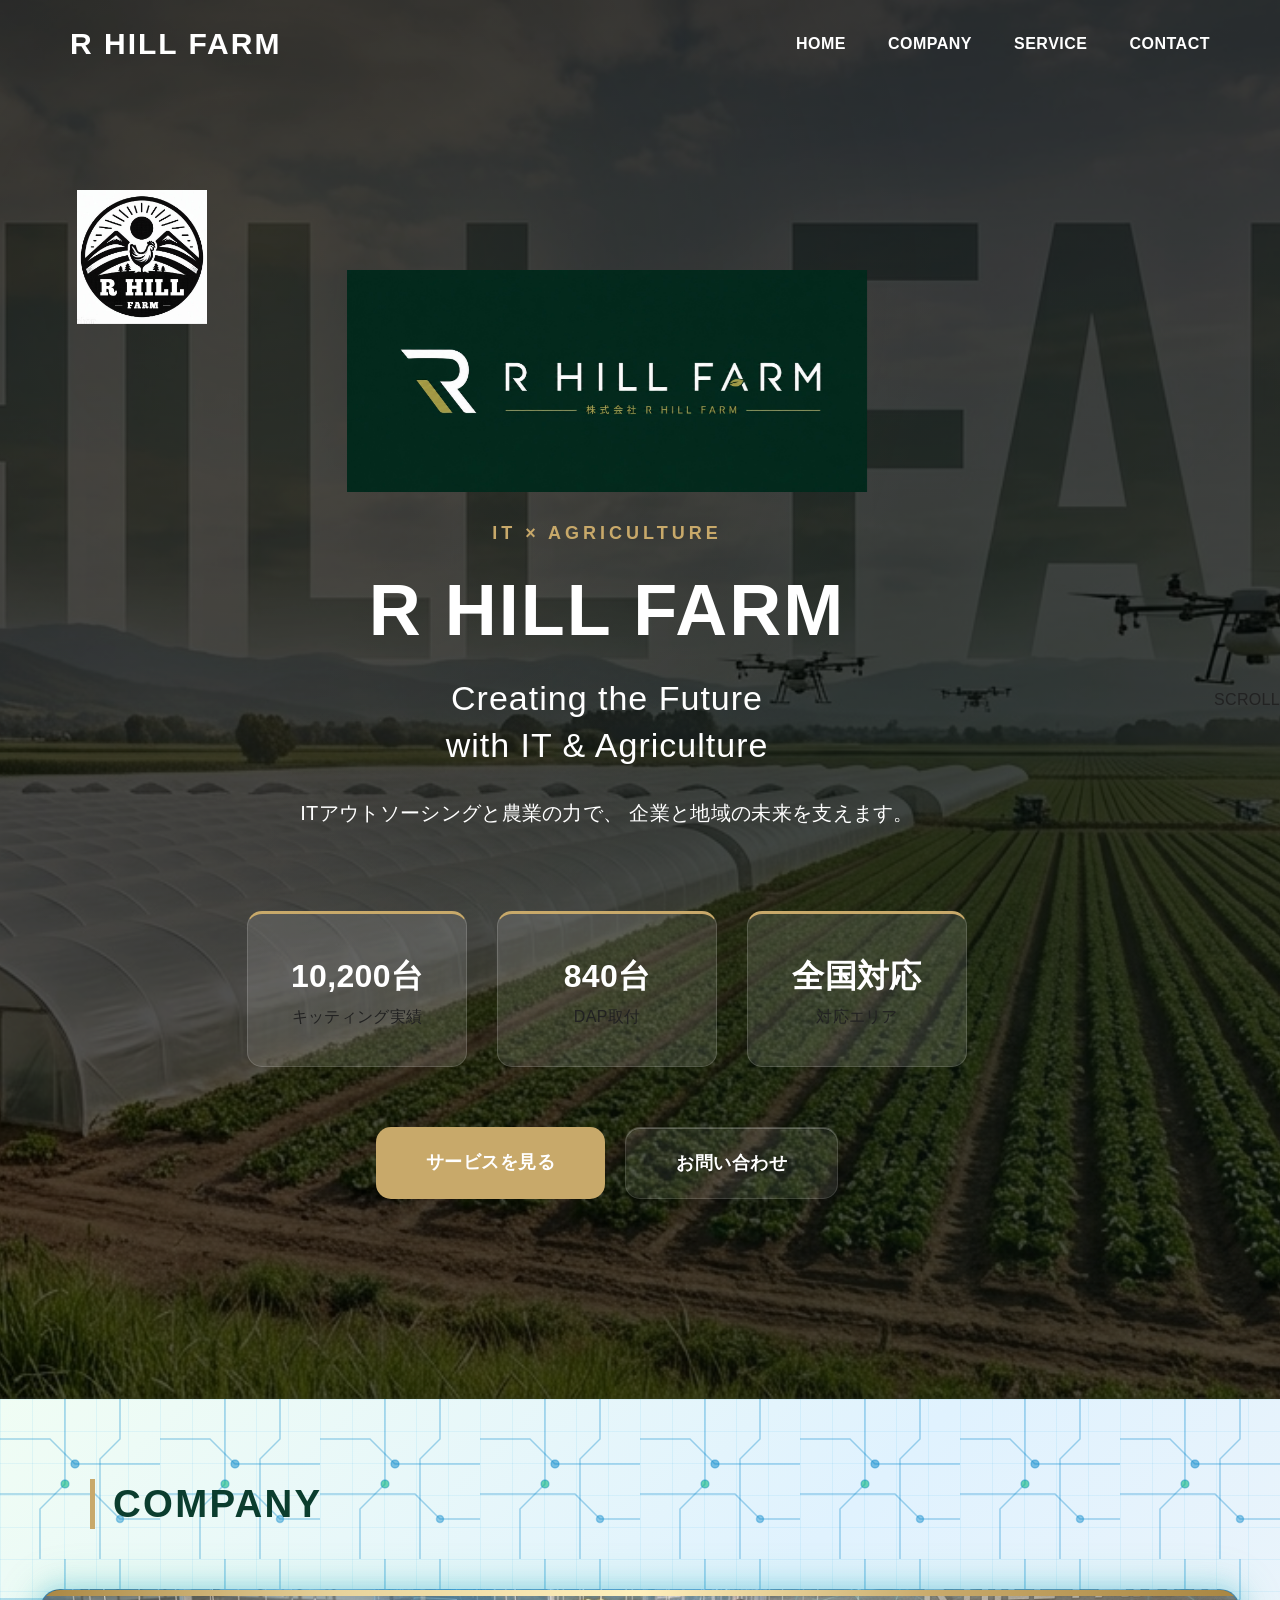
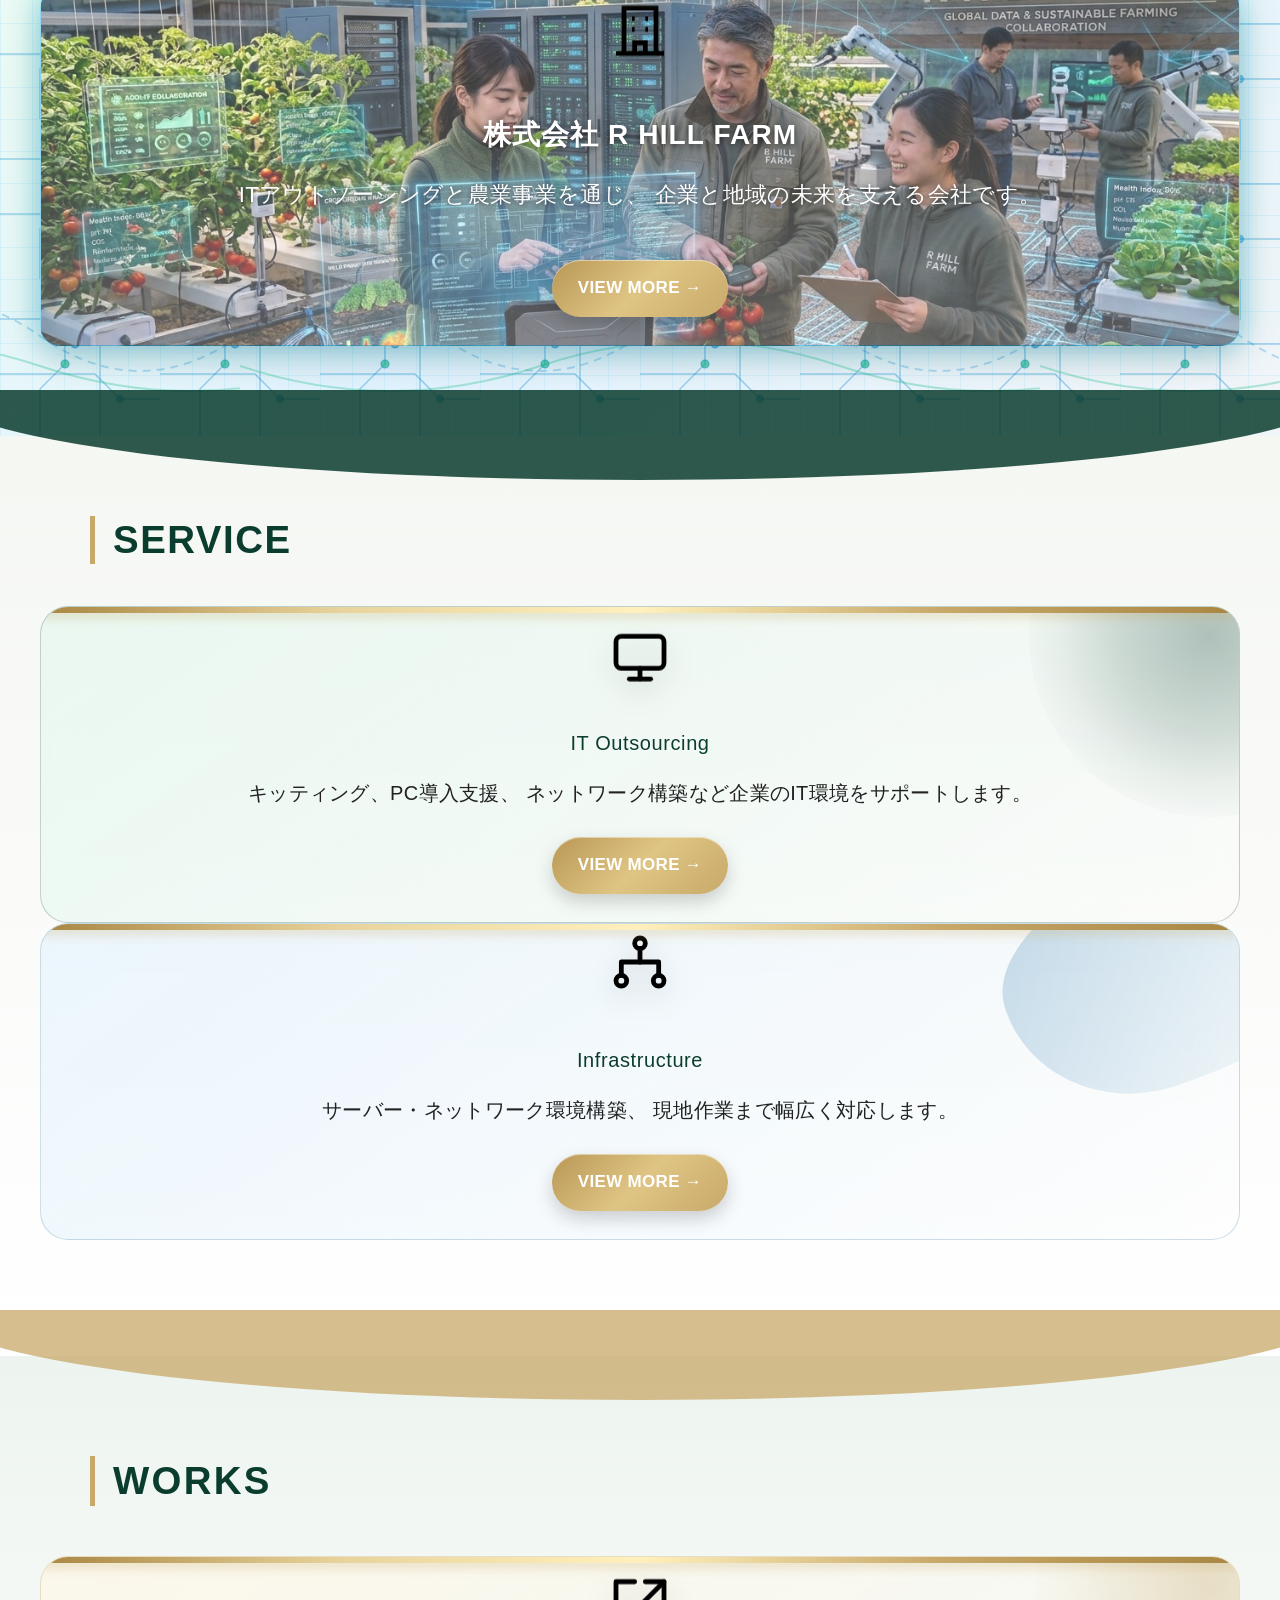
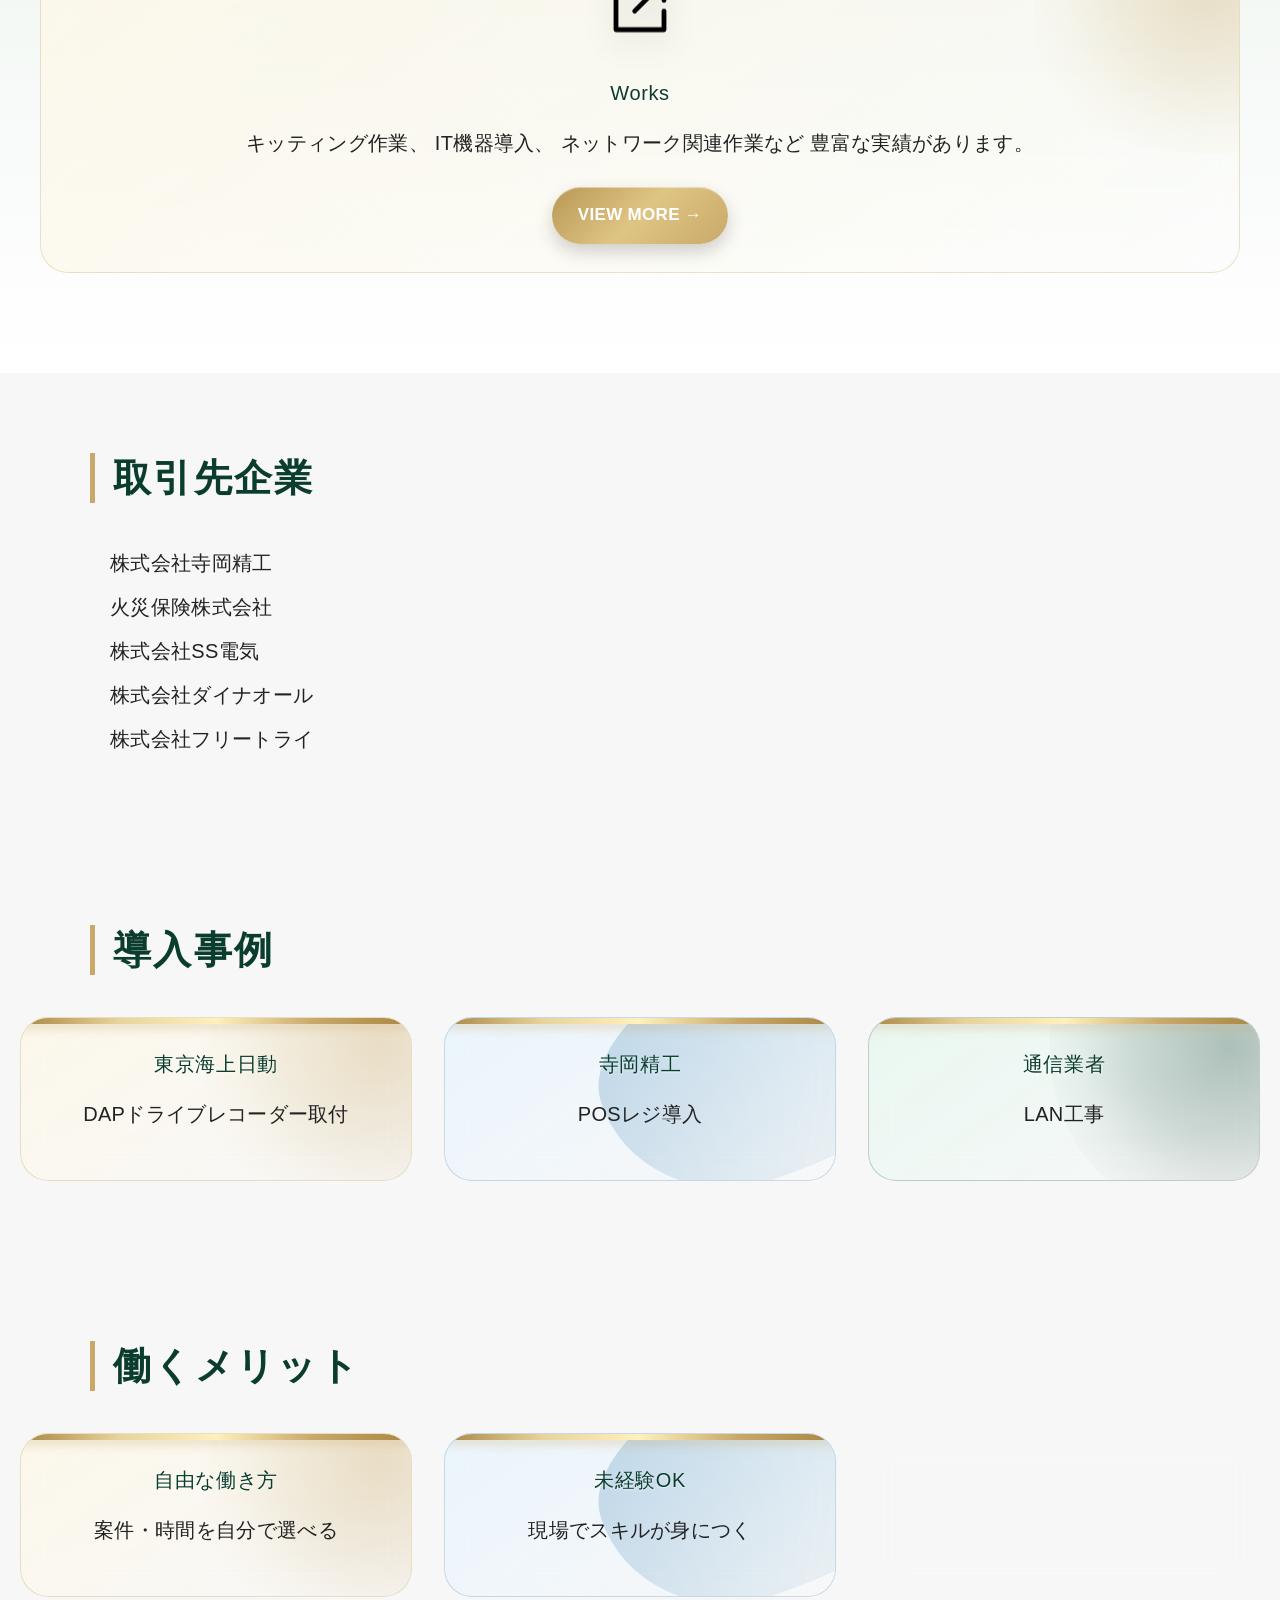
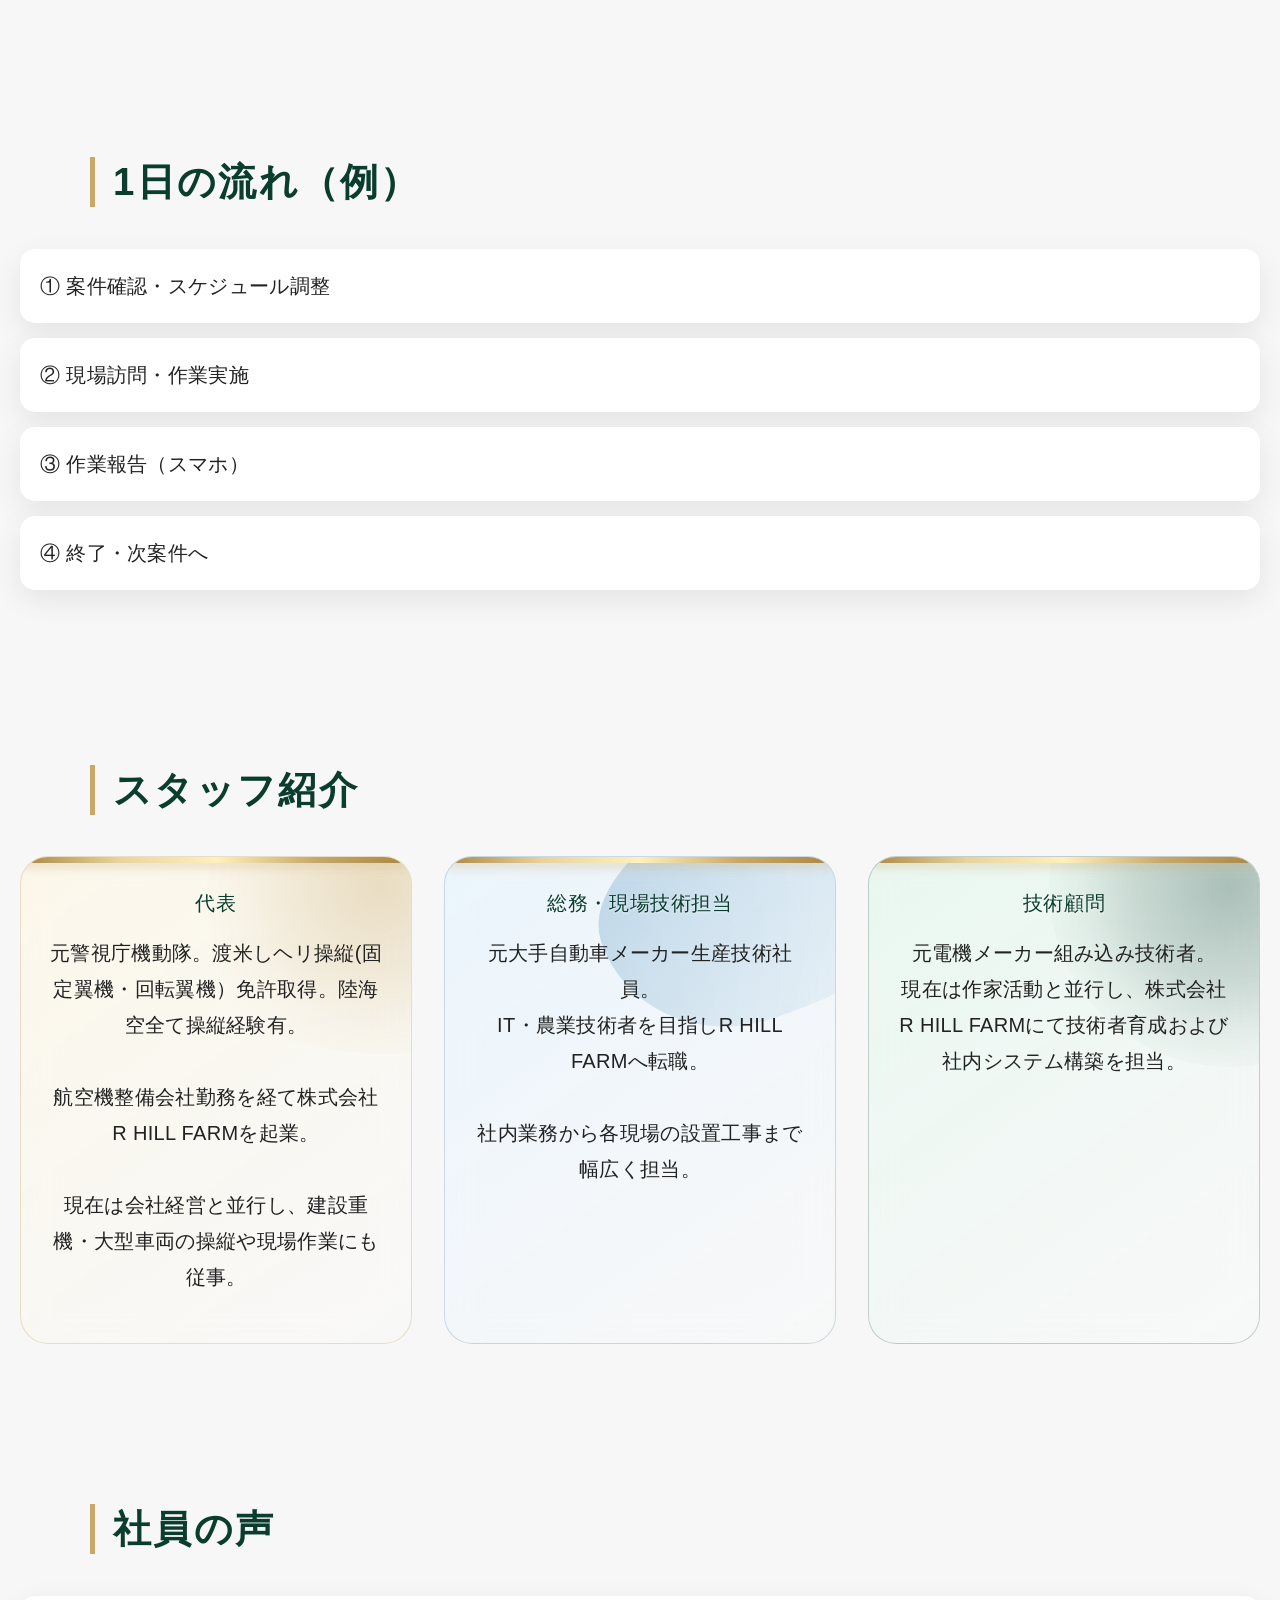
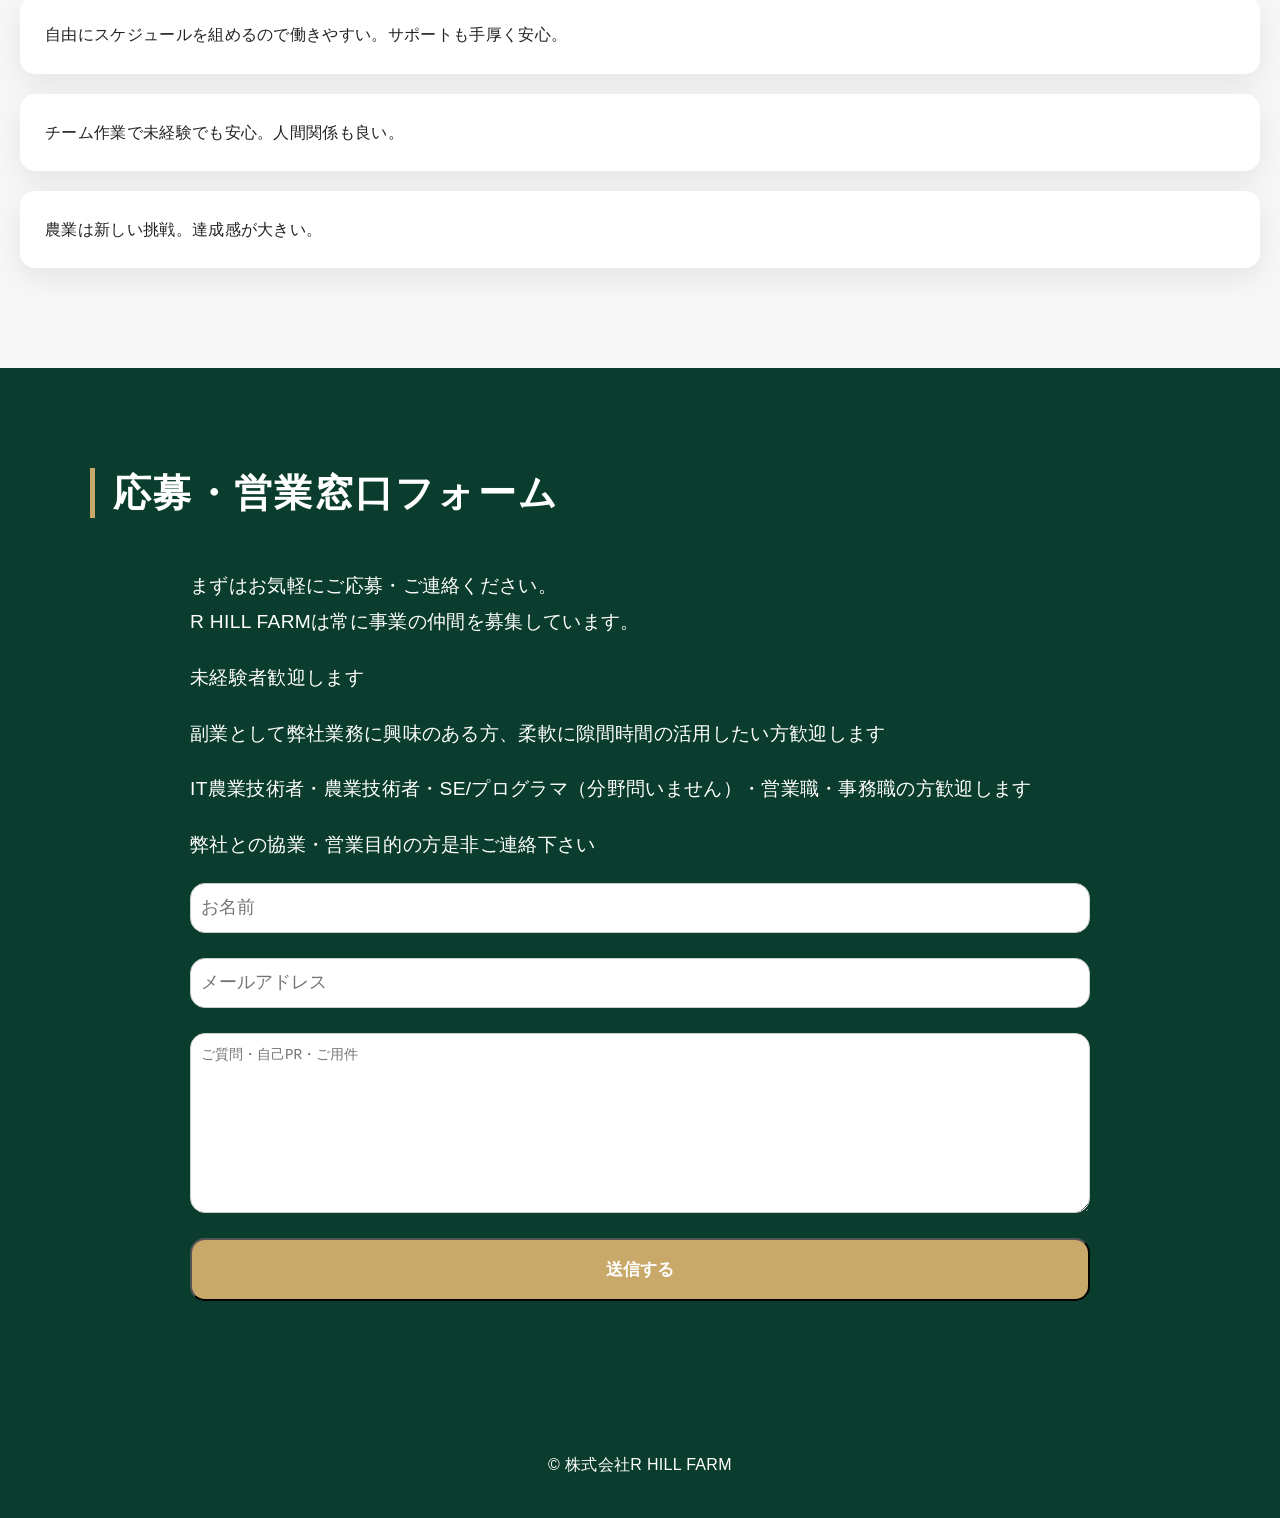
<file: index.html>
<!DOCTYPE html>
<html lang="ja">

<head>
<meta charset="UTF-8">
<meta name="viewport" content="width=device-width, initial-scale=1.0">

<title>株式会社R HILL FARM｜ITアウトソーシング・農業事業</title>

<meta name="description" content="ITアウトソーシングと農業事業を展開。キッティング・インフラ・現地作業まで対応。エンジニア採用強化中。">

<link rel="stylesheet" href="css/style.css">

</head>

<body>

<div id="page-loader">

    <div class="loader-content">

        <img
            src="/img/logo.jpg"
            alt="R HILL FARM"
            class="loader-logo"
        >

        <div class="loader-line"></div>

    </div>

</div>


<header>

    <div class="header-inner">

        <a href="#" class="logo">
            R HILL FARM
        </a>


        <!-- Mobile Menu Button -->

        <button
            class="menu-toggle"
            aria-label="メニューを開く"
            aria-expanded="false">

            <span></span>
            <span></span>
            <span></span>

        </button>


        <nav>

            <ul>

                <li>
                    <a href="#">HOME</a>
                </li>

                <li>
                    <a href="#company">COMPANY</a>
                </li>

                <li>
                    <a href="#service">SERVICE</a>
                </li>

                <li>
                    <a href="#contact">CONTACT</a>
                </li>

            </ul>

        </nav>

    </div>

</header>


<!--  アルバムボタン 
<div class="album-button">
    <a href="album.html">R HILL FARM 業務風景アルバムはこちら</a>
</div>
-->


<!-- HERO -->
<section class="hero">

    <div class="hero-overlay"></div>

    <div class="hero-gradient"></div>

    <div class="hero-content">

        <img src="img/logo.jpg" class="logo-img hero-fade delay-1" alt="R HILL FARM">

        <p class="hero-subtitle hero-fade delay-4">
            IT × Agriculture
        </p>

        <h1 class="hero-title hero-fade delay-3">
            R HILL FARM
        </h1>

        <p class="hero-catch hero-fade delay-4">
            Creating the Future<br>
            with IT &amp; Agriculture
        </p>

        <p class="hero-text hero-fade delay-5">
            ITアウトソーシングと農業の力で、
            企業と地域の未来を支えます。
        </p>

        <div class="hero-agri">

            <img
              src="img/RHILL-FARM-agri.jpg"
              alt="R HILL FARM AGRI"
              class="agri-logo hero-fade delay-2">

        </div>


        <div class="stats hero-fade delay-6">

            <div class="stat">
                <div class="stat-num">10,200台</div>
                <div>キッティング実績</div>
            </div>

            <div class="stat">
                <div class="stat-num">840台</div>
                <div>DAP取付</div>
            </div>

            <div class="stat">
                <div class="stat-num">全国対応</div>
                <div>対応エリア</div>
            </div>

        </div>

        <div class="hero-buttons hero-fade delay-7">

            <a href="#service" class="btn-primary">
                サービスを見る
            </a>

            <a href="#contact" class="btn-secondary">
                お問い合わせ
            </a>

        </div>

    </div>

    <div class="scroll-guide">

        <span>SCROLL</span>

        <div class="mouse">

            <div class="wheel"></div>

        </div>

    </div>

</div>



</section>

<!-- 会社概要 -->
<section id="company" class="section-white">

<h2>COMPANY</h2>

<!-- <div class="card"> -->
<div class="card fade-up delay1">

<div class="card-icon">
<img src="icons/company.svg" alt="Company" class="parallax-image">
</div>

<h3>
株式会社 R HILL FARM
</h3>

<p>
ITアウトソーシングと農業事業を通じ、
企業と地域の未来を支える会社です。
</p>

<a href="company/company.html" class="btn">
VIEW MORE →
</a>

</div>

</section>


<!-- 営業：サービス -->
<!-- SERVICES-->
<section class="section-light wave-top">

<h2 class="fade-up">SERVICE</h2>

<div class="card-grid">

<!-- <div class="card"> -->
<div class="card fade-up delay2">

<div class="card-icon">
<img src="icons/service.svg" 
     alt="IT Outsourcing"
     class="parallax-image">
</div>


<h3>
IT Outsourcing
</h3>


<p>
キッティング、PC導入支援、
ネットワーク構築など企業のIT環境をサポートします。
</p>


<a href="#" class="btn">
VIEW MORE →
</a>


</div>



<!-- <div class="card"> -->
<div class="card fade-up delay3">


<div class="card-icon">
<img src="icons/network.svg"
     alt="Infrastructure"
     class="parallax-image">
</div>


<h3>
Infrastructure
</h3>


<p>
サーバー・ネットワーク環境構築、
現地作業まで幅広く対応します。
</p>


<a href="#" class="btn">
VIEW MORE →
</a>


</div>


</div>


</section>



<!-- WORKS -->
<section class="section-green wave-top">


<h2 class="fade-up">WORKS</h2>


<div class="card-grid">


<!-- <div class="card"> -->
<div class="card fade-up delay4">

<div class="card-icon">
<img src="icons/works.svg"
     alt="Works"
     class="parallax-image">
</div>


<h3>Works</h3>


<p>
キッティング作業、
IT機器導入、
ネットワーク関連作業など
豊富な実績があります。
</p>


<a href="#" class="btn">
VIEW MORE →
</a>


</div>



</div>


</section>


<!-- 信頼 -->
<section class="section">
<h2 class="fade-up">取引先企業</h2>
<ul>
<li>株式会社寺岡精工</li>
<li>火災保険株式会社</li>
<li>株式会社SS電気</li>
<li>株式会社ダイナオール</li>
<li>株式会社フリートライ</li>

</ul>
</section>

<!-- 導入事例 -->
<section class="section">
<h2 class="fade-up">導入事例</h2>
<div class="grid">

<div class="card">
<h3>東京海上日動</h3>
<p>DAPドライブレコーダー取付</p>
</div>

<div class="card">
<h3>寺岡精工</h3>
<p>POSレジ導入</p>
</div>

<div class="card">
<h3>通信業者</h3>
<p>LAN工事</p>
</div>

</div>
</section>

<!-- 採用：メリット -->
<section class="section">
<h2 class="fade-up">働くメリット</h2>
<div class="grid">

<div class="card">
<h3>自由な働き方</h3>
<p>案件・時間を自分で選べる</p>
</div>

<div class="card">
<h3>未経験OK</h3>
<p>現場でスキルが身につく</p>
</div>

<div class="card">
<h3>安心サポート</h3>
<p>リアルタイムで本社支援</p>
</div>

</div>
</section>

<!-- 1日の流れ -->
<section class="section">
<h2 class="fade-up">1日の流れ（例）</h2>

<div class="flow-step">① 案件確認・スケジュール調整</div>
<div class="flow-step">② 現場訪問・作業実施</div>
<div class="flow-step">③ 作業報告（スマホ）</div>
<div class="flow-step">④ 終了・次案件へ</div>

</section>

<!-- スタッフ紹介 -->
<section class="section">
<h2 class="fade-up">スタッフ紹介</h2>

<div class="grid">

<div class="card">
<h3>代表</h3>
<p>
元警視庁機動隊。渡米しヘリ操縦(固定翼機・回転翼機）免許取得。陸海空全て操縦経験有。<br><br>
航空機整備会社勤務を経て株式会社 R HILL FARMを起業。<br><br>
現在は会社経営と並行し、建設重機・大型車両の操縦や現場作業にも従事。
</p>
</div>

<div class="card">
<h3>総務・現場技術担当</h3>
<p>
元大手自動車メーカー生産技術社員。<br>
IT・農業技術者を目指しR HILL FARMへ転職。<br><br>
社内業務から各現場の設置工事まで幅広く担当。
</p>
</div>

<div class="card">
<h3>技術顧問</h3>
<p>
元電機メーカー組み込み技術者。<br>
現在は作家活動と並行し、株式会社R HILL FARMにて技術者育成および社内システム構築を担当。
</p>
</div>

</div>
</section>

<!-- 社員の声 -->
<section class="section">
<h2 class="fade-up">社員の声</h2>

<div class="voice">
自由にスケジュールを組めるので働きやすい。サポートも手厚く安心。
</div>

<div class="voice">
チーム作業で未経験でも安心。人間関係も良い。
</div>

<div class="voice">
農業は新しい挑戦。達成感が大きい。
</div>

</section>

<!-- CONTACT -->
<section id="contact" class="section-dark">
<h2 class="fade-up">応募・営業窓口フォーム</h2>

<p class="contact-lead fade-up delay1">
まずはお気軽にご応募・ご連絡ください。<br>
R HILL FARMは常に事業の仲間を募集しています。
</p>
<p>未経験者歓迎します
<p>副業として弊社業務に興味のある方、柔軟に隙間時間の活用したい方歓迎します</p>
<p>IT農業技術者・農業技術者・SE/プログラマ（分野問いません）・営業職・事務職の方歓迎します</p>
<p>弊社との協業・営業目的の方是非ご連絡下さい</p>





<!--

<form>
<input type="text" placeholder="お名前" required style="width:100%;padding:10px;margin-bottom:10px">
<input type="email" placeholder="メールアドレス" required style="width:100%;padding:10px;margin-bottom:10px">
<textarea placeholder="ご質問・自己PR・ご用件" style="width:100%;padding:10px;margin-bottom:10px"></textarea>
<button class="btn" type="submit">送信する</button>
</form>



<form action="send.php" method="post">
<input type="text" placeholder="お名前" required style="width:100%;padding:10px;margin-bottom:10px">
<input type="email" placeholder="メールアドレス" required style="width:100%;padding:10px;margin-bottom:10px">
<textarea placeholder="ご質問・自己PR・ご用件" style="width:100%;padding:10px;margin-bottom:10px"></textarea>
<button class="btn" type="submit">送信する</button>
</form>

-->


<!-- <form action="send.php" method="post"> -->
<form class="contact-form" action="send.php" method="post">
<input type="text" name="name" placeholder="お名前" required
style="width:100%;padding:10px;margin-bottom:10px">
<input type="email" name="email" placeholder="メールアドレス" required
style="width:100%;padding:10px;margin-bottom:10px">
<textarea name="message" placeholder="ご質問・自己PR・ご用件" required
style="width:100%;padding:10px;margin-bottom:10px"></textarea>
<button class="btn" type="submit">送信する</button>
</form>

</section>

<footer>© 株式会社R HILL FARM</footer>

<script src="script.js"></script>

</body>
</html>
</file>
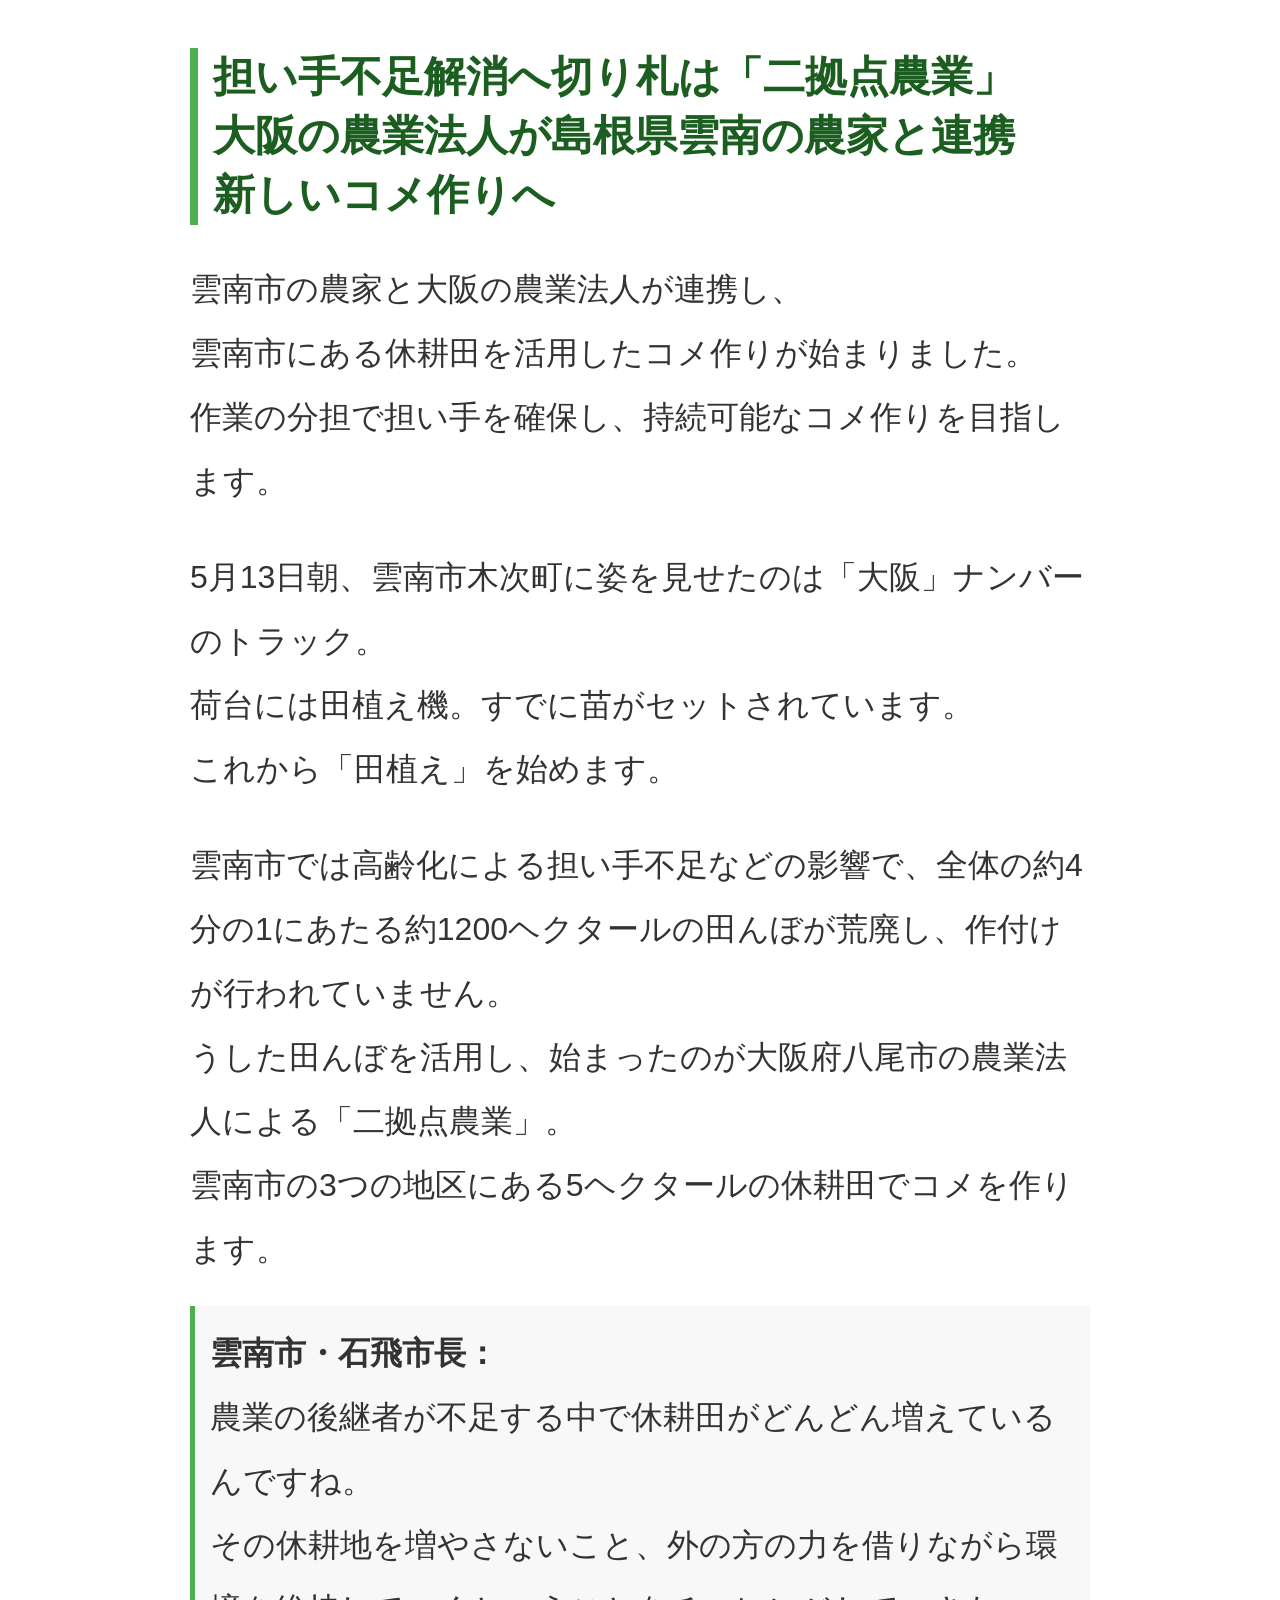
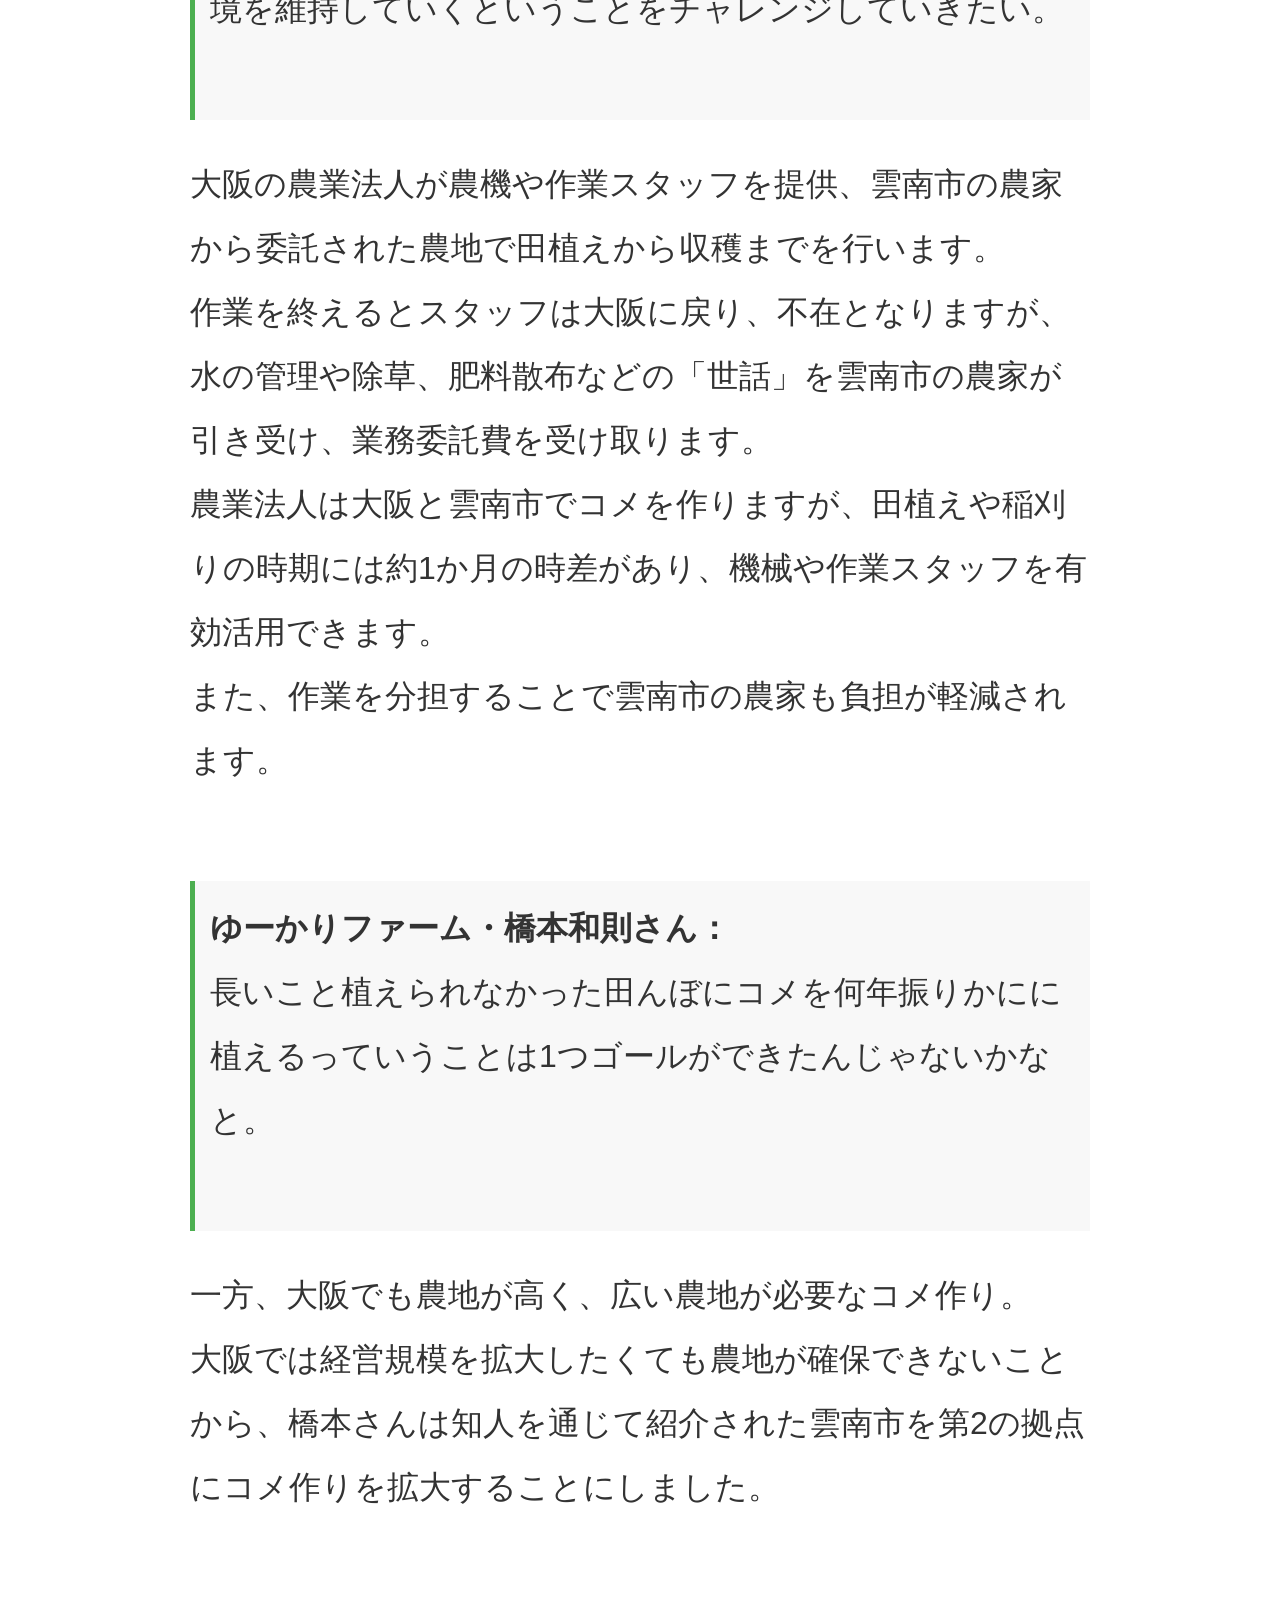
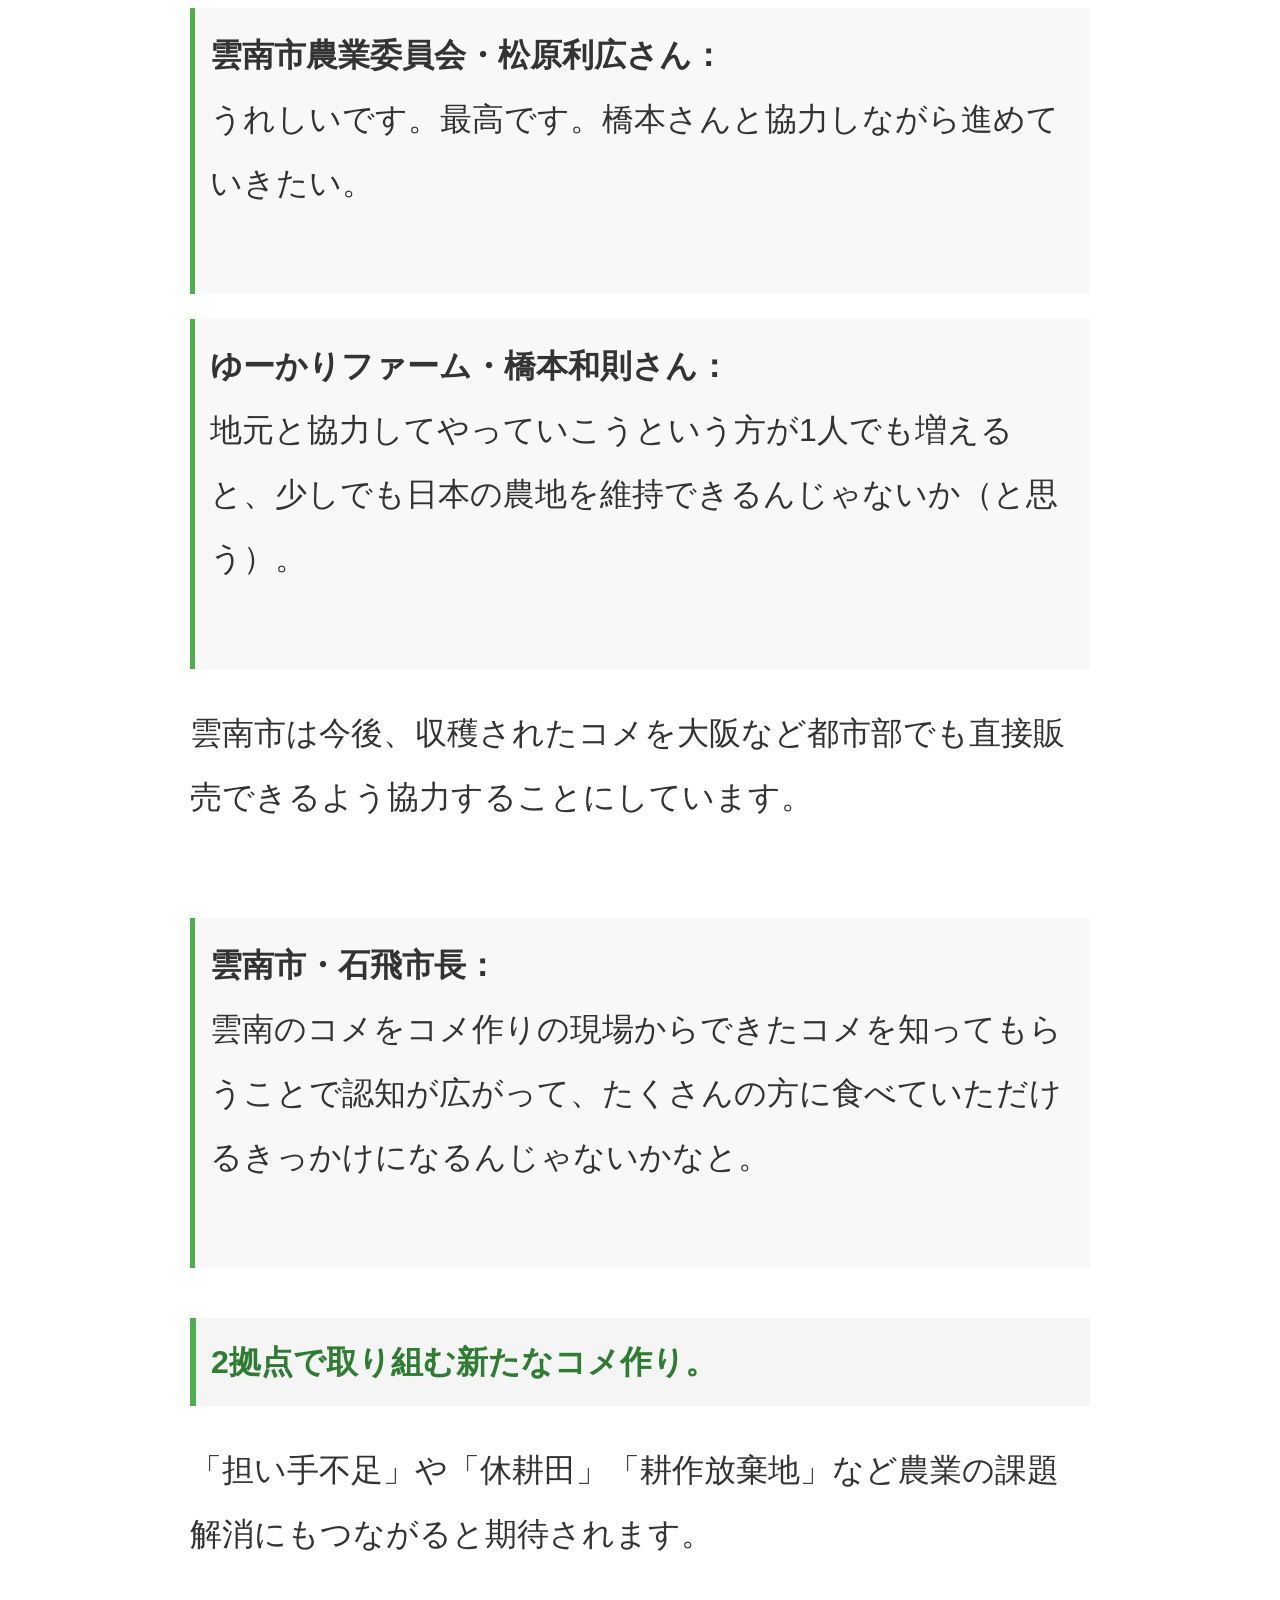
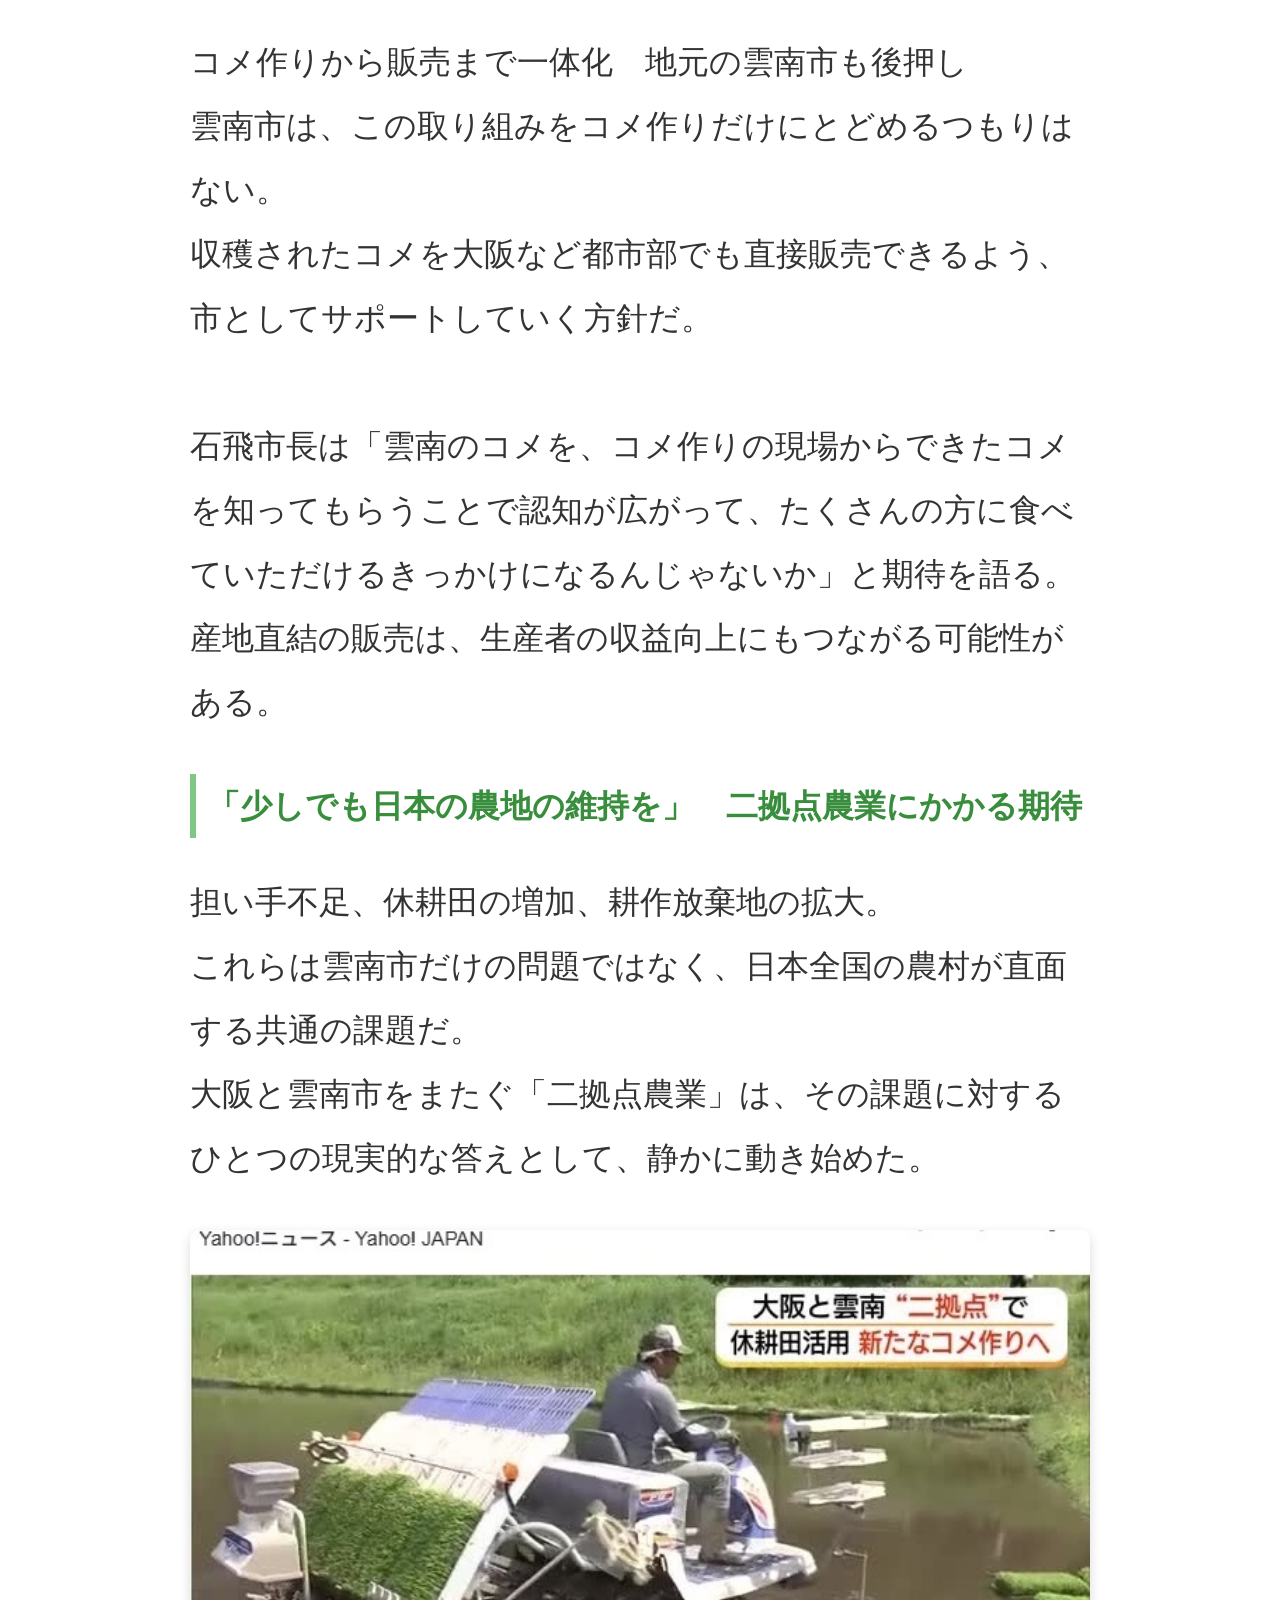
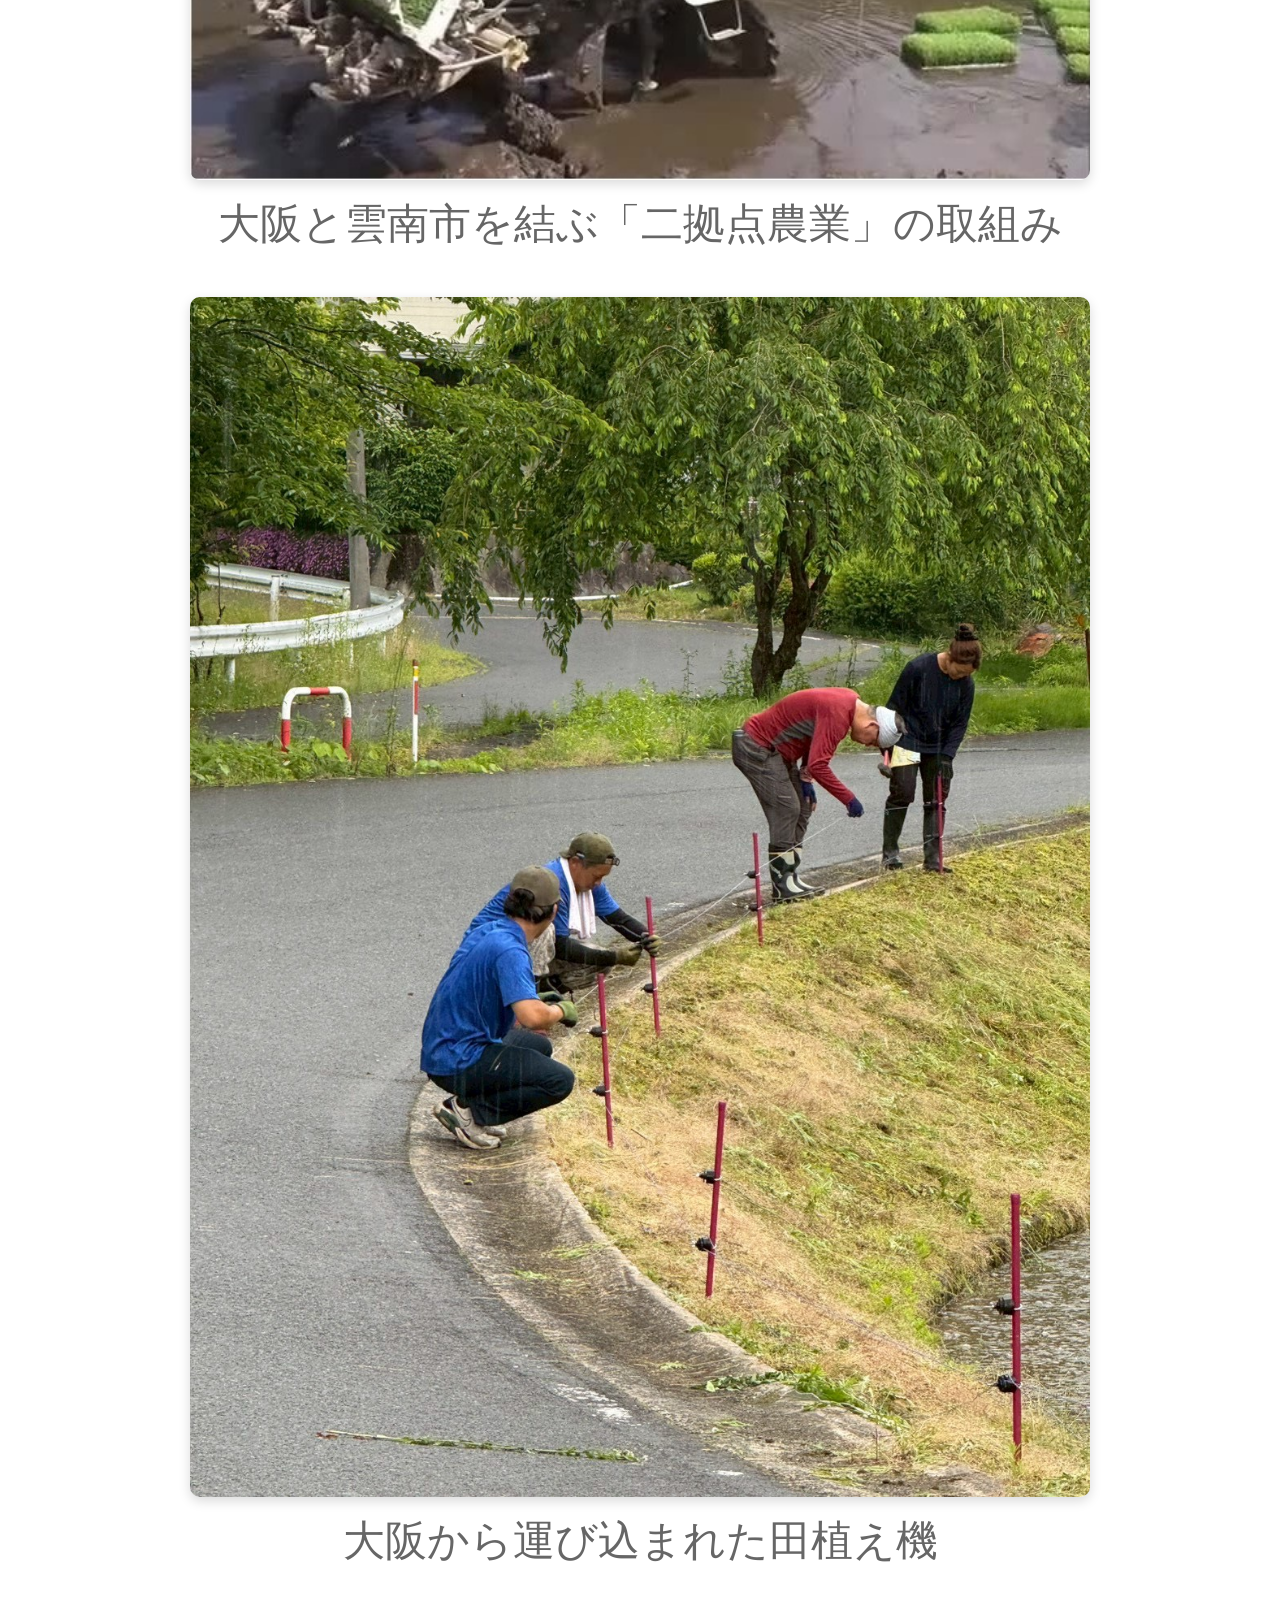
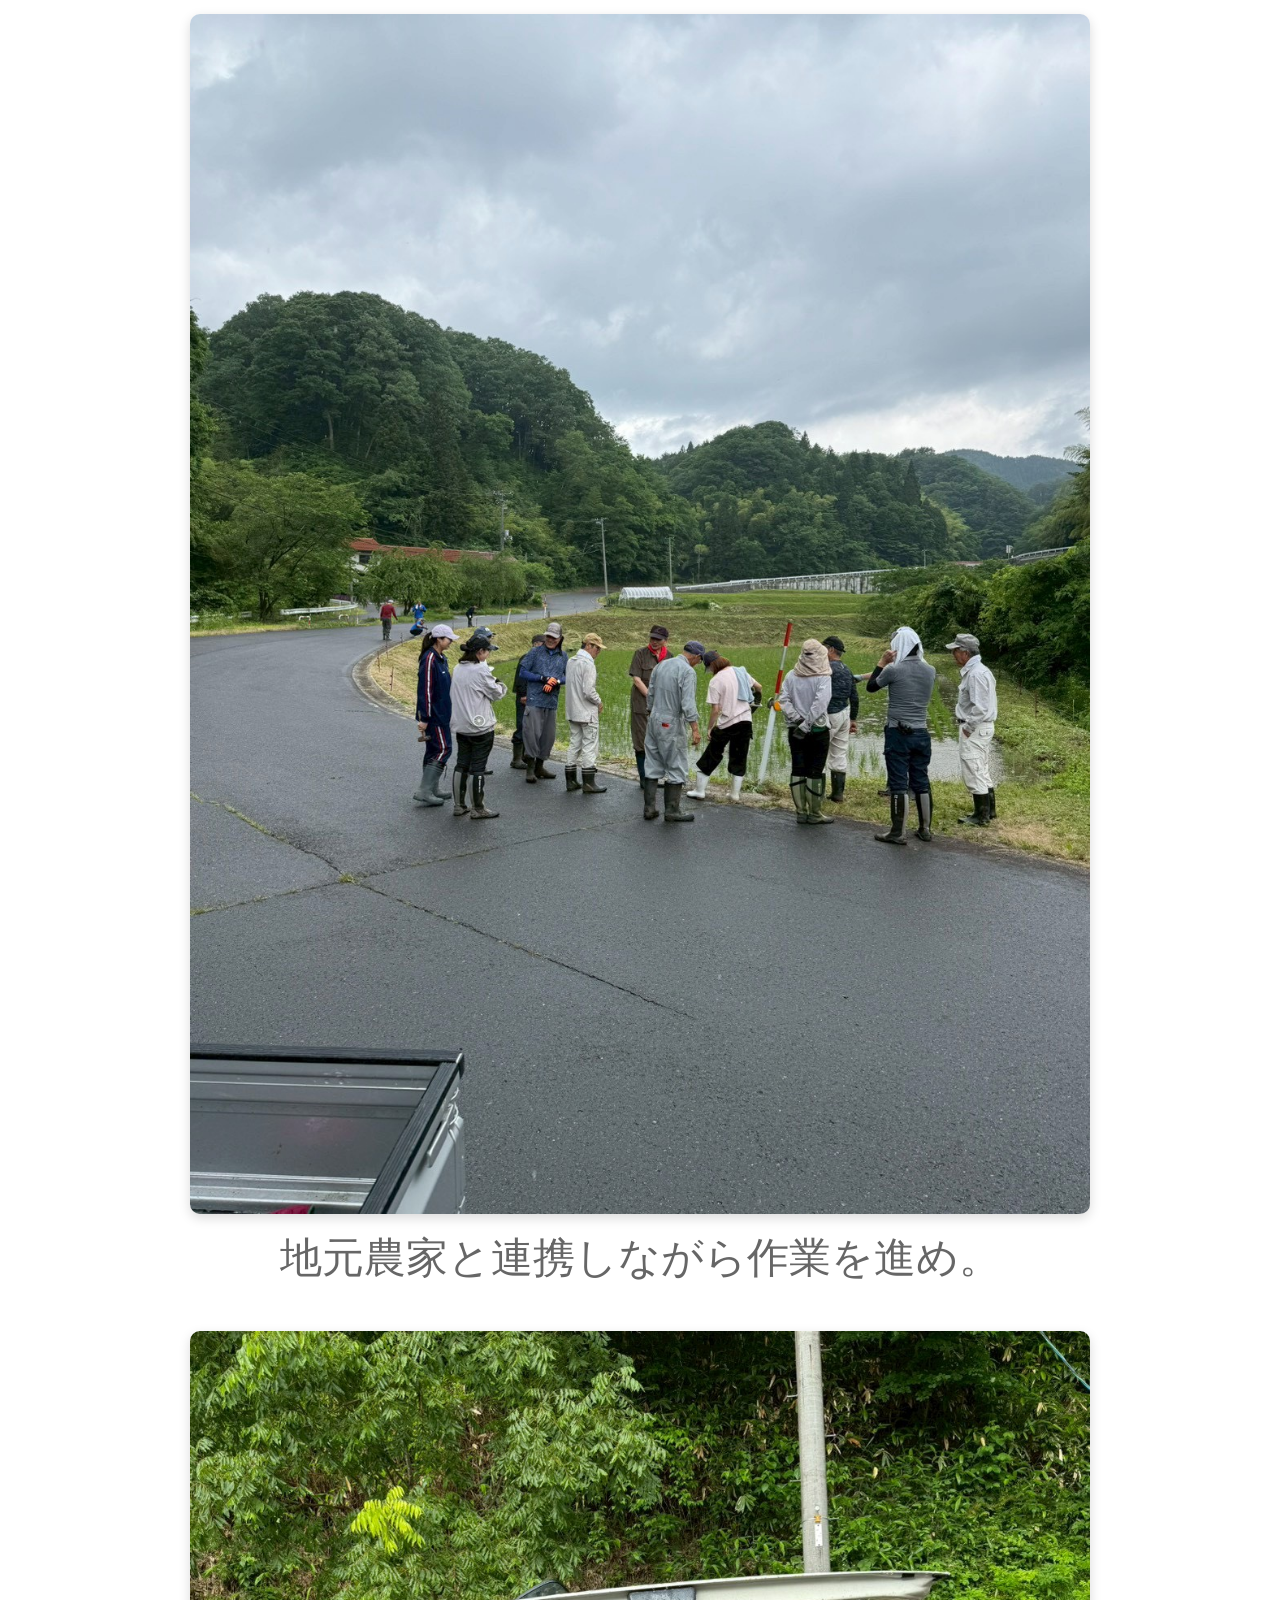
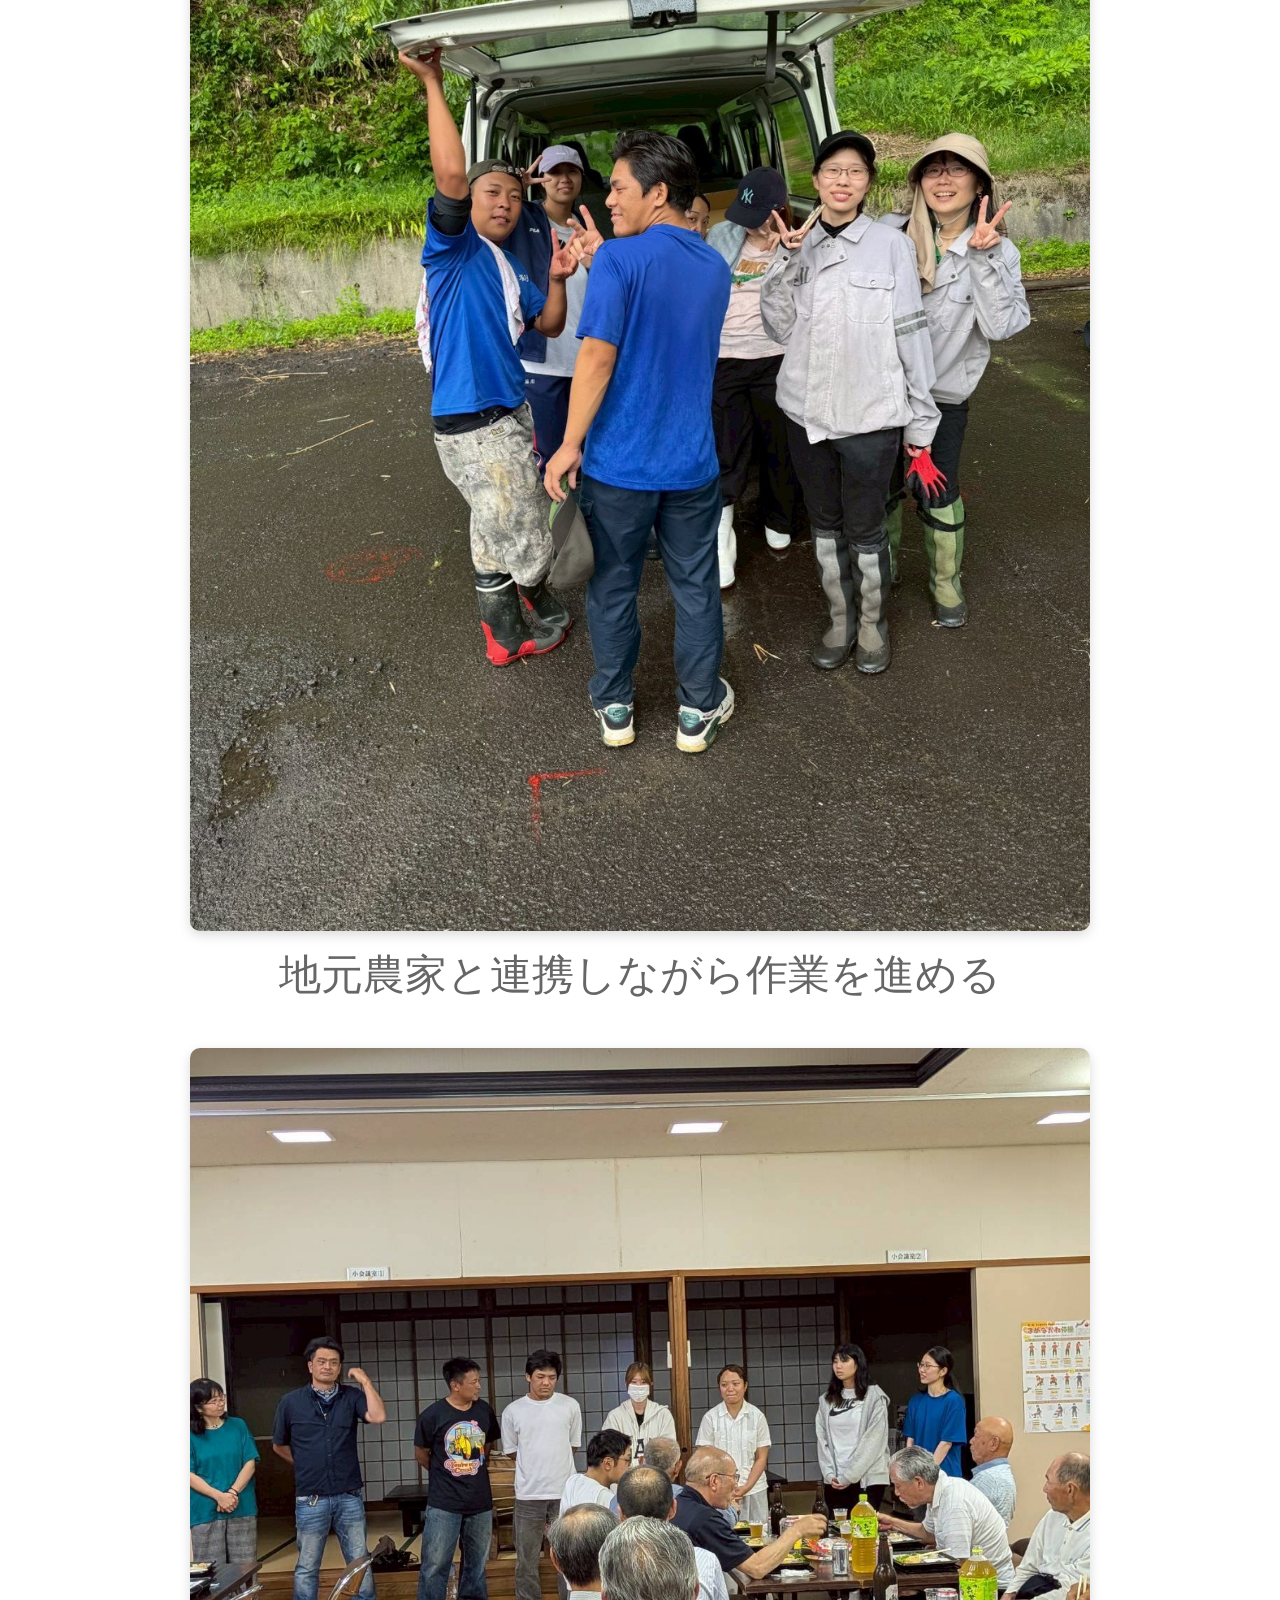
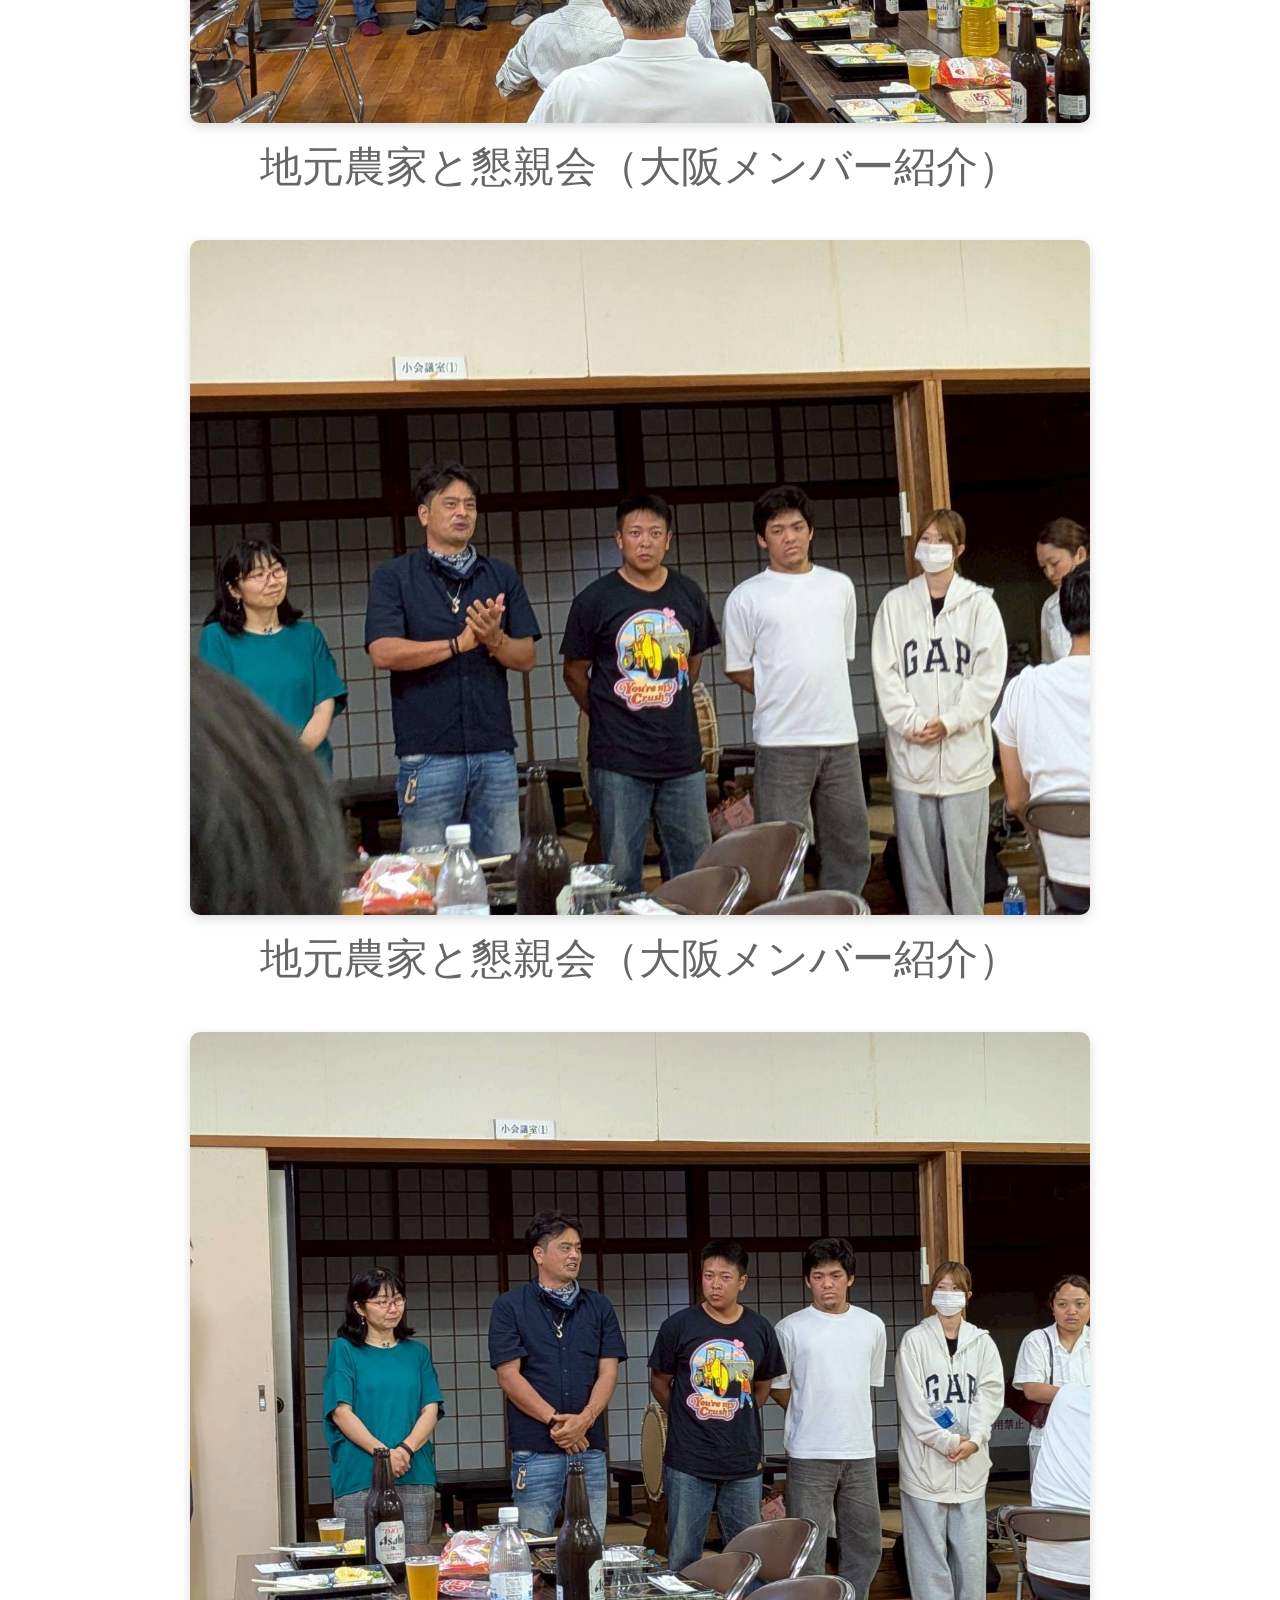
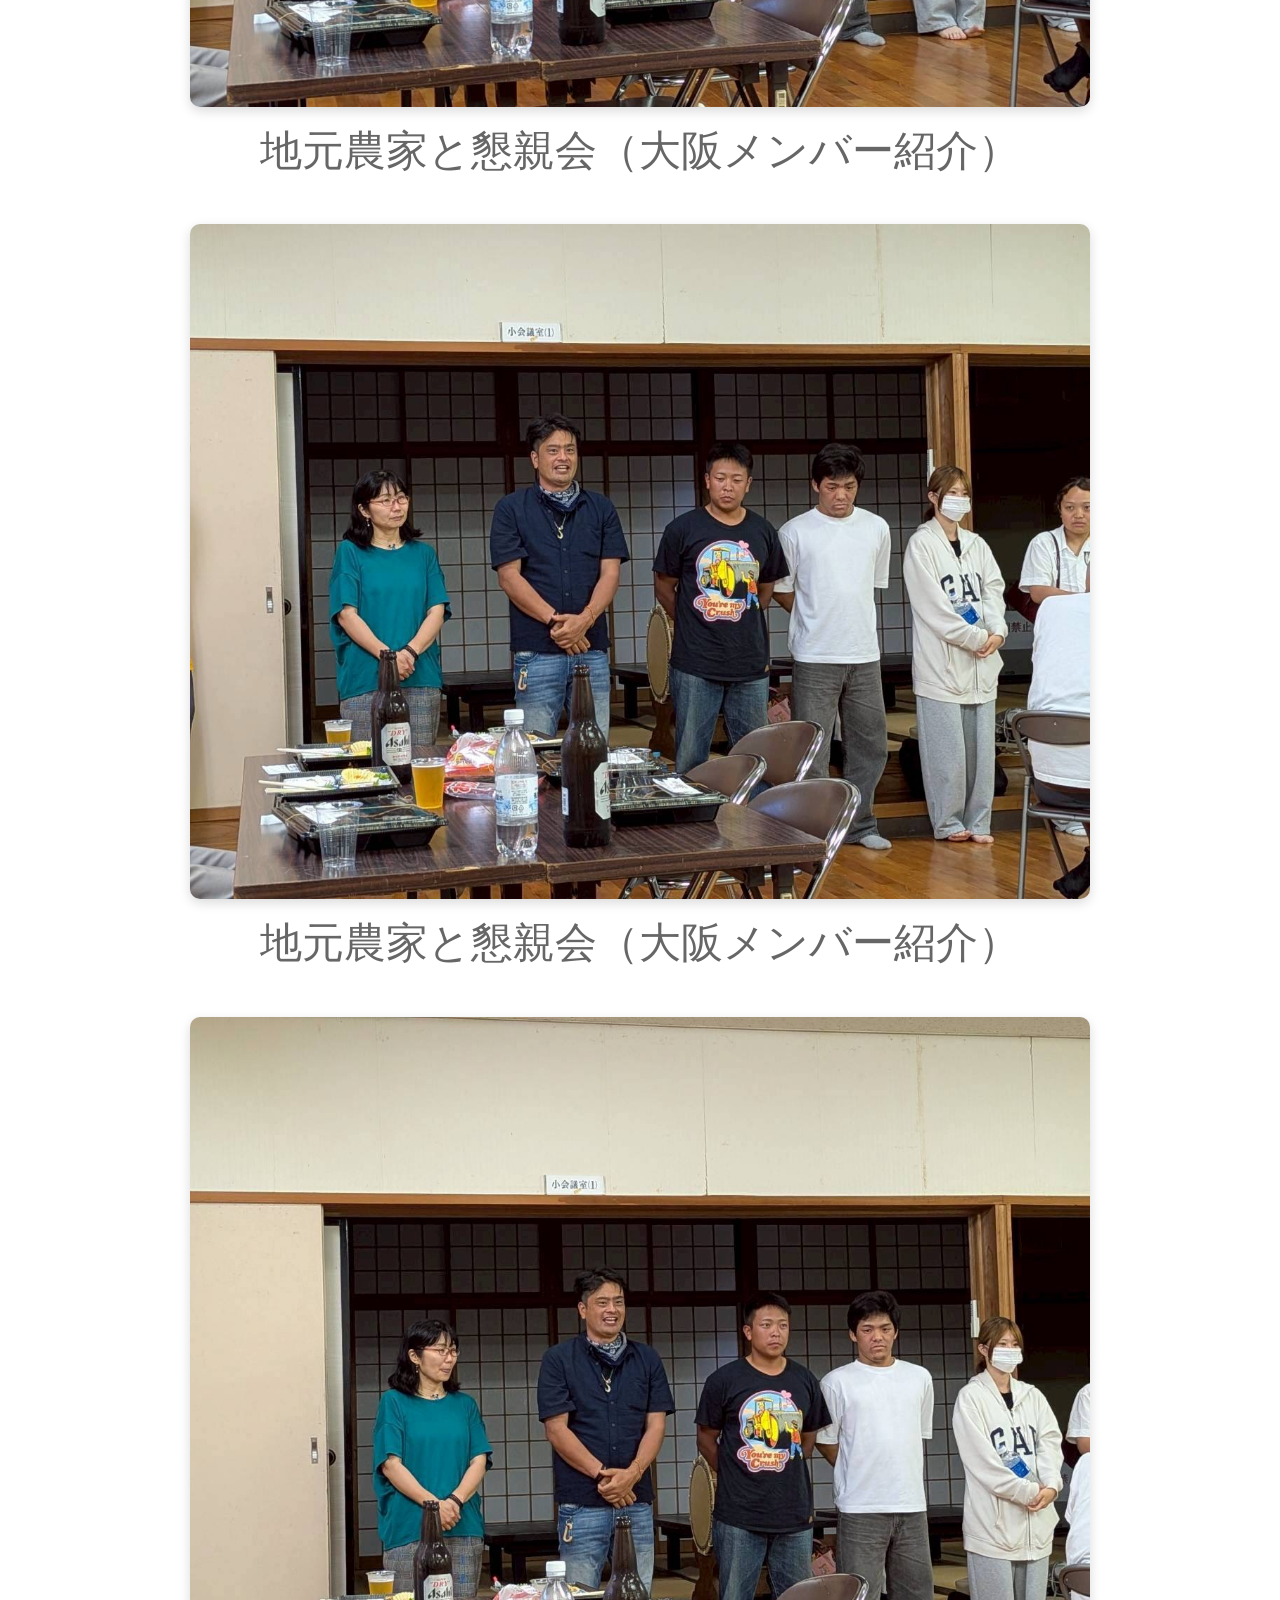
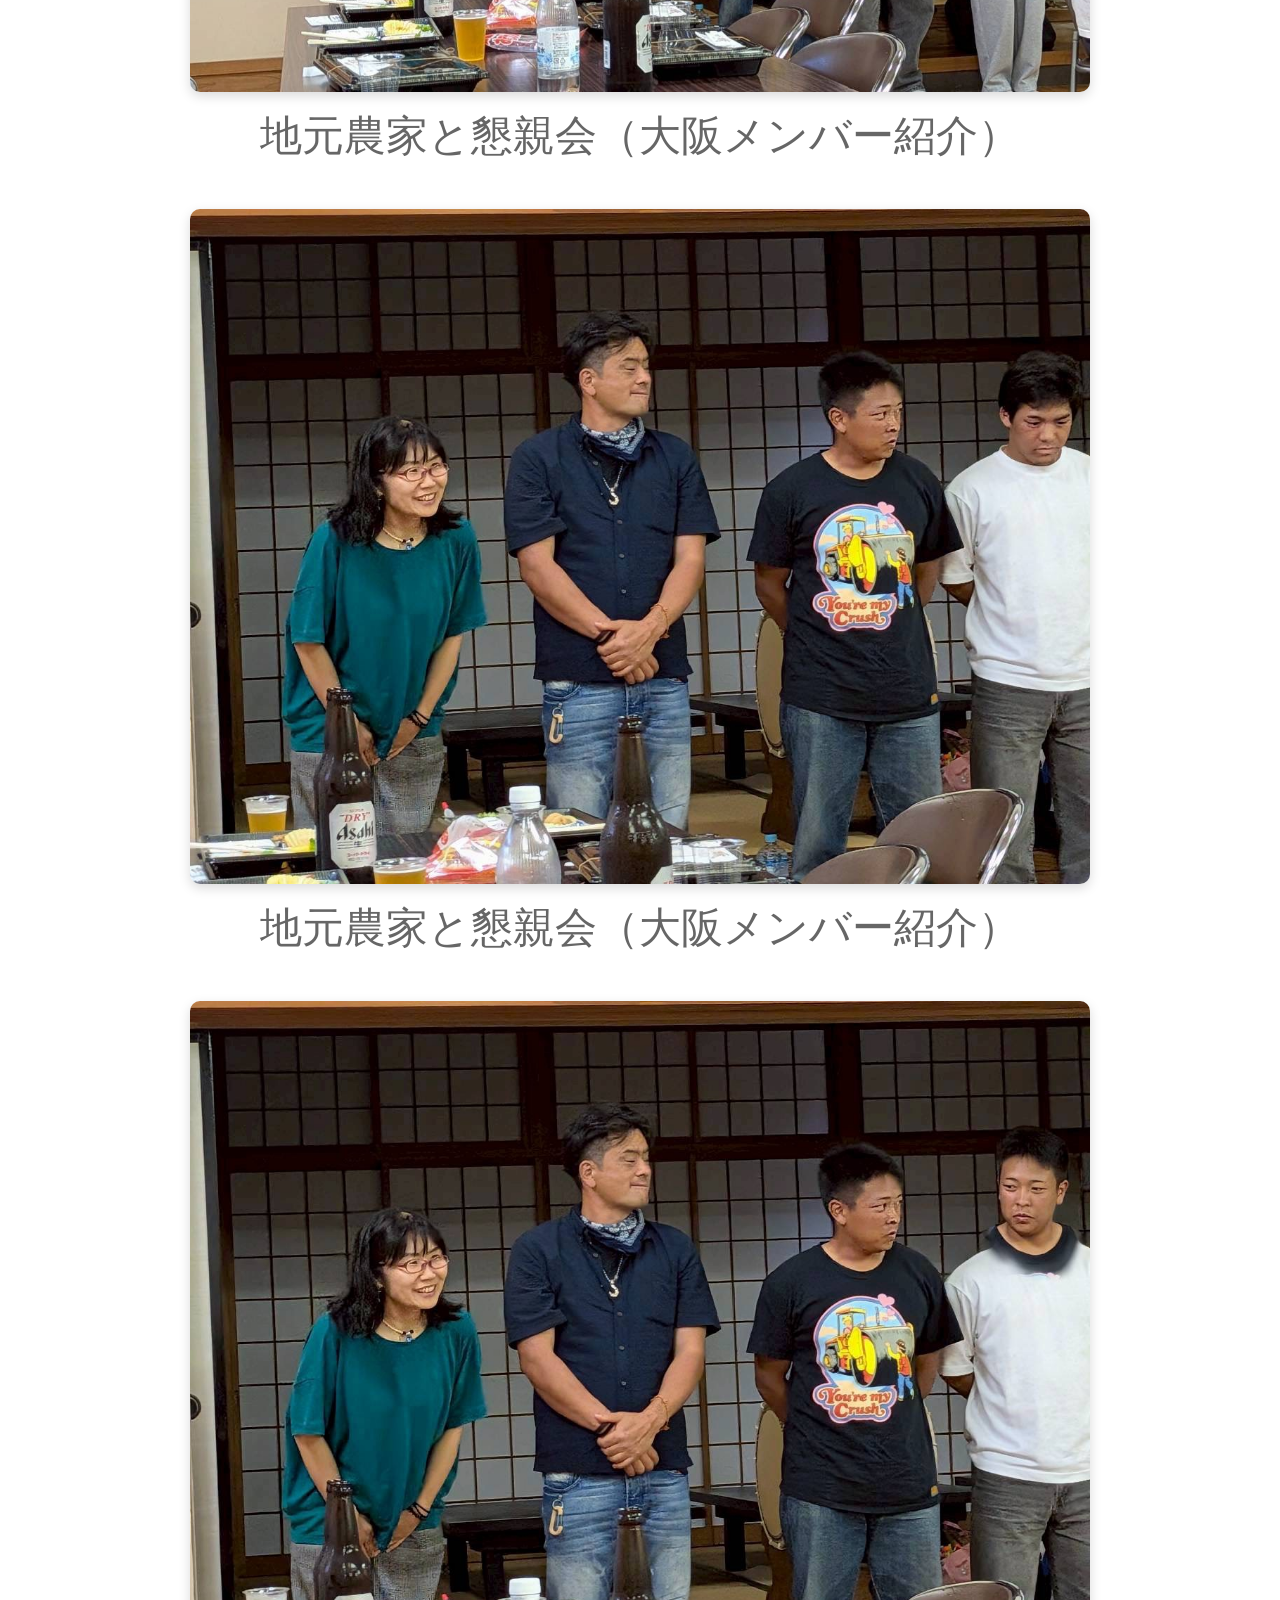
<file: article.html>
<!DOCTYPE html>
<html lang="ja">
<head>
    <meta charset="UTF-8">
    <title>二拠点農業 記事</title>
    
    <style>
        .article-image{
        display:block;
        max-width:100%;
        height:auto;
        margin:20px auto;
        border-radius:10px;
    }
    
    body{
    font-family: "Hiragino Kaku Gothic ProN", sans-serif;
    font-size: 32px;          /* 本文を大きく */
    line-height: 2;
    max-width: 900px;
    margin: 0 auto;
    padding: 20px;
    color: #333;
}

/* メインタイトル */
h1{
    font-size: 42px;
    font-weight: bold;
    line-height: 1.4;
    color: #1b5e20;
    border-left: 8px solid #4caf50;
    padding-left: 15px;
    margin-bottom: 30px;
}

/* 章タイトル */
h2{
    font-size: 32px;
    font-weight: bold;
    color: #2e7d32;

    background:#f5f5f5;
    padding:12px 15px;
    border-left:6px solid #4caf50;

    margin-top:50px;
    margin-bottom:20px;
}

/* 小見出し */
h3{
    font-size: 32px;
    font-weight: bold;
    color: #388e3c;
    border-left: 6px solid #81c784;
    padding-left: 12px;
    margin-top: 40px;
    margin-bottom: 15px;
}

/* 本文 */
p{
    font-size:32px;
    margin-bottom:24px;
}

/* 画像 */
.article-image{
    display:block;
    max-width:100%;
    height:auto;
    margin:30px auto;
    border-radius:10px;
    box-shadow:0 4px 12px rgba(0,0,0,0.15);
}

/* 戻るボタン */
button{
    font-size:20px;
    padding:12px 24px;
    margin:30px 0;
    cursor:pointer;
}

.comment{
    background:#f8f8f8;
    border-left:5px solid #4caf50;
    padding:15px;
    margin:25px 0;
}

.image-box{
    margin:40px 0;
    text-align:center;
}

.article-image{
    display:block;
    width:100%;
    max-width:900px;
    height:auto;
    margin:0 auto;
    border-radius:10px;
    box-shadow:0 4px 12px rgba(0,0,0,0.15);
}

.image-caption{
    margin-top:10px;
    font-size:42px;
    color:#666;
    line-height:1.6;
}

/* スマホ対応 */
@media (max-width:768px){

    body, p {
        font-size: 42px;
    }

    h1 {
        font-size: 60px;
    }

    h2 {
        font-size: 42px;
    }

    h3 {
        font-size: 42px;
    }
    .image-caption{
        font-size:14px;
    }
}

</style>

</head>
<body>

<h1>担い手不足解消へ切り札は「二拠点農業」<br>
    大阪の農業法人が島根県雲南の農家と連携　新しいコメ作りへ
</h1>

<p>
雲南市の農家と大阪の農業法人が連携し、<br>
雲南市にある休耕田を活用したコメ作りが始まりました。<br>
作業の分担で担い手を確保し、持続可能なコメ作りを目指します。
</p>

<p>
5月13日朝、雲南市木次町に姿を見せたのは「大阪」ナンバーのトラック。<br>
荷台には田植え機。すでに苗がセットされています。<br>
これから「田植え」を始めます。
</p>

<p>
雲南市では高齢化による担い手不足などの影響で、全体の約4分の1にあたる約1200ヘクタールの田んぼが荒廃し、作付けが行われていません。<br>
うした田んぼを活用し、始まったのが大阪府八尾市の農業法人による「二拠点農業」。<br>
雲南市の3つの地区にある5ヘクタールの休耕田でコメを作ります。
</p>

<p class="comment">
<strong>雲南市・石飛市長：</strong><br>
農業の後継者が不足する中で休耕田がどんどん増えているんですね。<br>
その休耕地を増やさないこと、外の方の力を借りながら環境を維持していくということをチャレンジしていきたい。<br><br>

<p>
大阪の農業法人が農機や作業スタッフを提供、雲南市の農家から委託された農地で田植えから収穫までを行います。<br>
作業を終えるとスタッフは大阪に戻り、不在となりますが、水の管理や除草、肥料散布などの「世話」を雲南市の農家が引き受け、業務委託費を受け取ります。<br>
農業法人は大阪と雲南市でコメを作りますが、田植えや稲刈りの時期には約1か月の時差があり、機械や作業スタッフを有効活用できます。<br>
また、作業を分担することで雲南市の農家も負担が軽減されます。<br><br>
</p>

<p class="comment">
<strong>ゆーかりファーム・橋本和則さん：</strong><br>
長いこと植えられなかった田んぼにコメを何年振りかにに植えるっていうことは1つゴールができたんじゃないかなと。<br><br>

<p>
一方、大阪でも農地が高く、広い農地が必要なコメ作り。<br>
大阪では経営規模を拡大したくても農地が確保できないことから、橋本さんは知人を通じて紹介された雲南市を第2の拠点にコメ作りを拡大することにしました。<br><br>
</p>

<p class="comment">
<strong>雲南市農業委員会・松原利広さん：</strong><br>
うれしいです。最高です。橋本さんと協力しながら進めていきたい。<br><br>

<p class="comment">
<strong>ゆーかりファーム・橋本和則さん：</strong><br>
地元と協力してやっていこうという方が1人でも増えると、少しでも日本の農地を維持できるんじゃないか（と思う）。<br><br>

<p>
雲南市は今後、収穫されたコメを大阪など都市部でも直接販売できるよう協力することにしています。<br><br>
</p>

<p class="comment">
<strong>雲南市・石飛市長：</strong><br>
雲南のコメをコメ作りの現場からできたコメを知ってもらうことで認知が広がって、たくさんの方に食べていただけるきっかけになるんじゃないかなと。<br><br>

<h2>2拠点で取り組む新たなコメ作り。<br>
</h2>

<p>
「担い手不足」や「休耕田」「耕作放棄地」など農業の課題解消にもつながると期待されます。<br><br>

コメ作りから販売まで一体化　地元の雲南市も後押し<br>
雲南市は、この取り組みをコメ作りだけにとどめるつもりはない。<br>
収穫されたコメを大阪など都市部でも直接販売できるよう、市としてサポートしていく方針だ。<br><br>

石飛市長は「雲南のコメを、コメ作りの現場からできたコメを知ってもらうことで認知が広がって、たくさんの方に食べていただけるきっかけになるんじゃないか」と期待を語る。<br>

産地直結の販売は、生産者の収益向上にもつながる可能性がある。
</p>

<h3>「少しでも日本の農地の維持を」　二拠点農業にかかる期待<br>
</h3>

<p>
担い手不足、休耕田の増加、耕作放棄地の拡大。<br>
これらは雲南市だけの問題ではなく、日本全国の農村が直面する共通の課題だ。<br>

大阪と雲南市をまたぐ「二拠点農業」は、その課題に対するひとつの現実的な答えとして、静かに動き始めた。
<p>

<div class="image-box">
    <img src="article/Dual_Loc.jpg" class="article-image" alt="二拠点農業">
    <div class="image-caption">
        大阪と雲南市を結ぶ「二拠点農業」の取組み
    </div>
</div>

<div class="image-box">
    <img src="article/work_2.jpg" class="article-image" alt="田植え機">
    <div class="image-caption">
        大阪から運び込まれた田植え機
    </div>
</div>

<div class="image-box">
    <img src="article/work_3.jpg" class="article-image" alt="作業風景">
    <div class="image-caption">
        地元農家と連携しながら作業を進め。
    </div>
</div>

<div class="image-box">
    <img src="article/work_4.jpg" class="article-image" alt="作業風景">
    <div class="image-caption">
        地元農家と連携しながら作業を進める
    </div>
</div>

<div class="image-box">
    <img src="article/work_5.jpg" class="article-image" alt="作業風景">
    <div class="image-caption">
        地元農家と懇親会（大阪メンバー紹介）
    </div>
</div>

<div class="image-box">
    <img src="article/work_6.jpg" class="article-image" alt="作業風景">
    <div class="image-caption">
        地元農家と懇親会（大阪メンバー紹介）
    </div>
</div>

<div class="image-box">
    <img src="article/work_7.jpg" class="article-image" alt="作業風景">
    <div class="image-caption">
        地元農家と懇親会（大阪メンバー紹介）
    </div>
</div>

<div class="image-box">
    <img src="article/work_8.jpg" class="article-image" alt="作業風景">
    <div class="image-caption">
        地元農家と懇親会（大阪メンバー紹介）
    </div>
</div>

<div class="image-box">
    <img src="article/work_9.jpg" class="article-image" alt="作業風景">
    <div class="image-caption">
        地元農家と懇親会（大阪メンバー紹介）
    </div>
</div>

<div class="image-box">
    <img src="article/work_10.jpg" class="article-image" alt="作業風景">
    <div class="image-caption">
        地元農家と懇親会（大阪メンバー紹介）
    </div>
</div>

<div class="image-box">
    <img src="article/work_11.jpg" class="article-image" alt="作業風景">
    <div class="image-caption">
        地元農家と懇親会（大阪メンバー紹介）
    </div>
</div>

<div class="image-box">
    <img src="article/work_12.jpg" class="article-image" alt="作業風景">
    <div class="image-caption">
        地元農家と懇親会（大阪メンバー紹介）
    </div>
</div>





<button onclick="history.back()">
    戻る
</button>

</body>
</html>
</file>
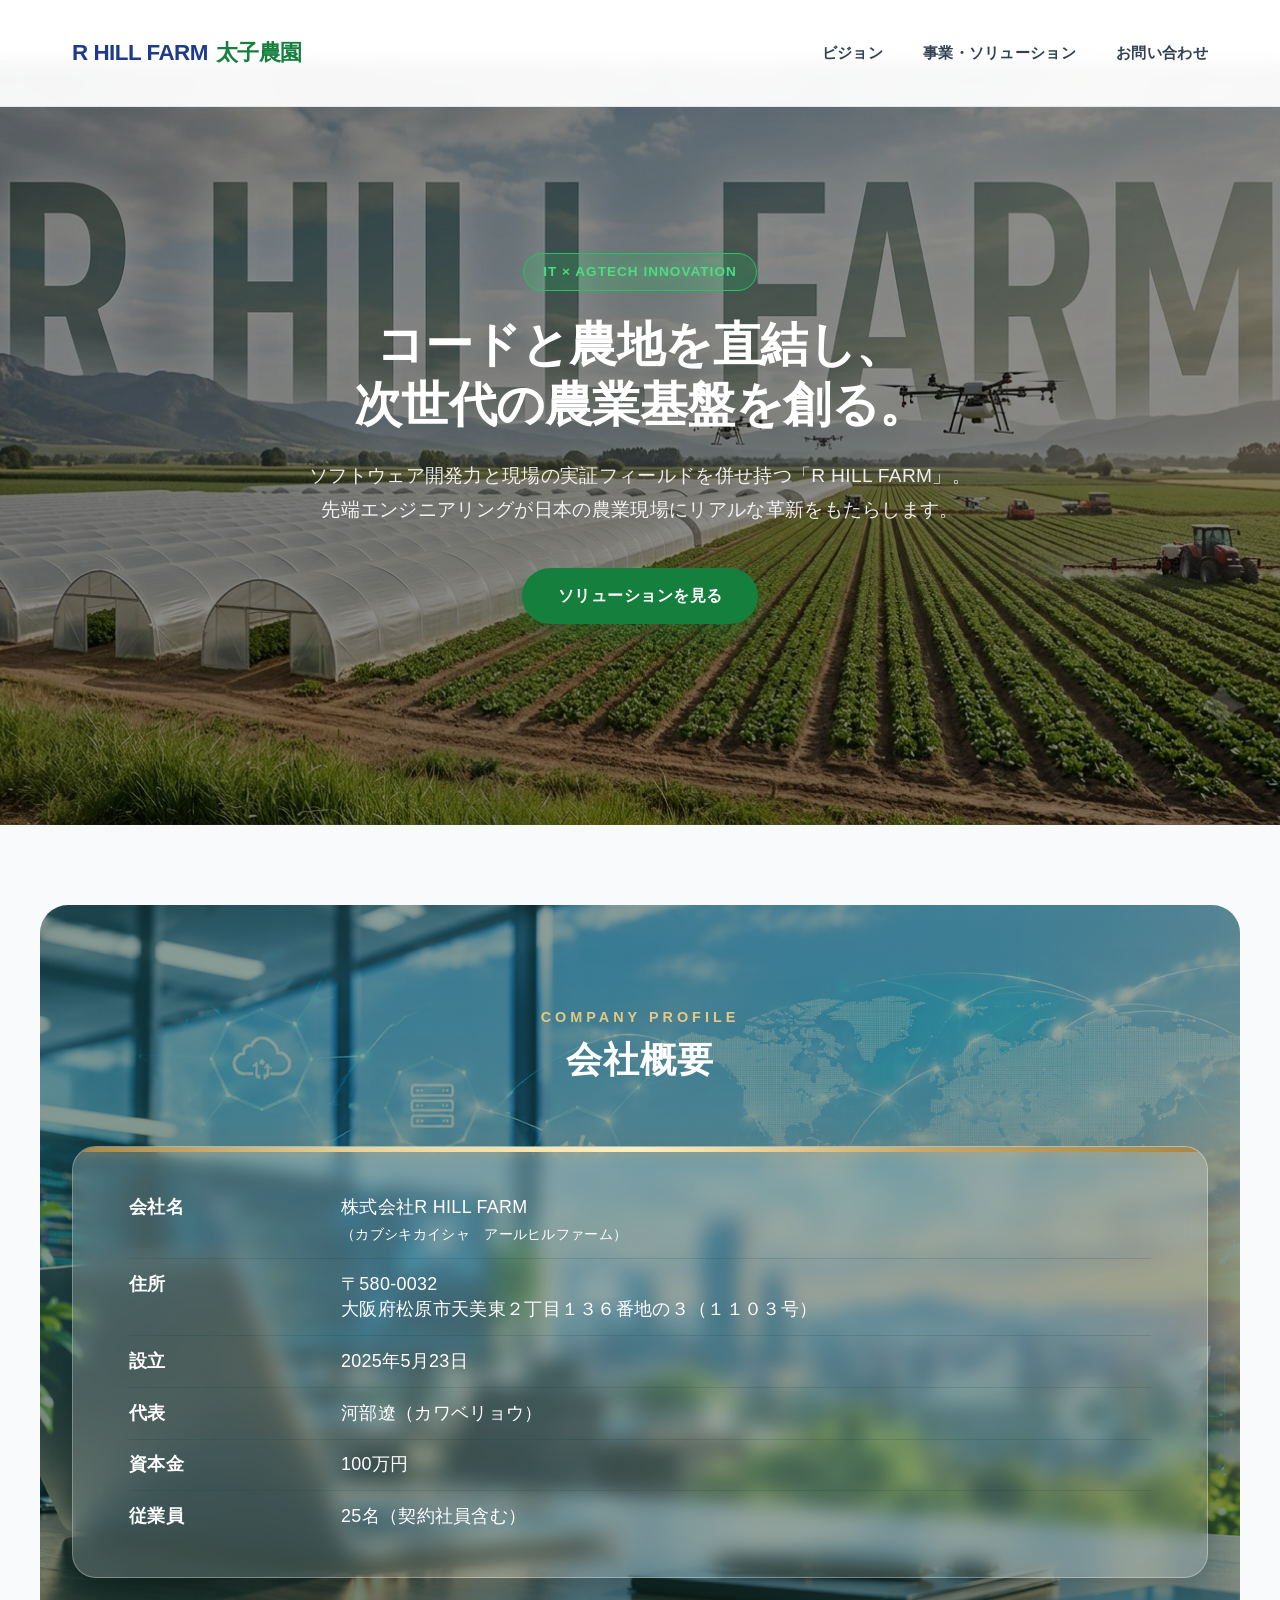
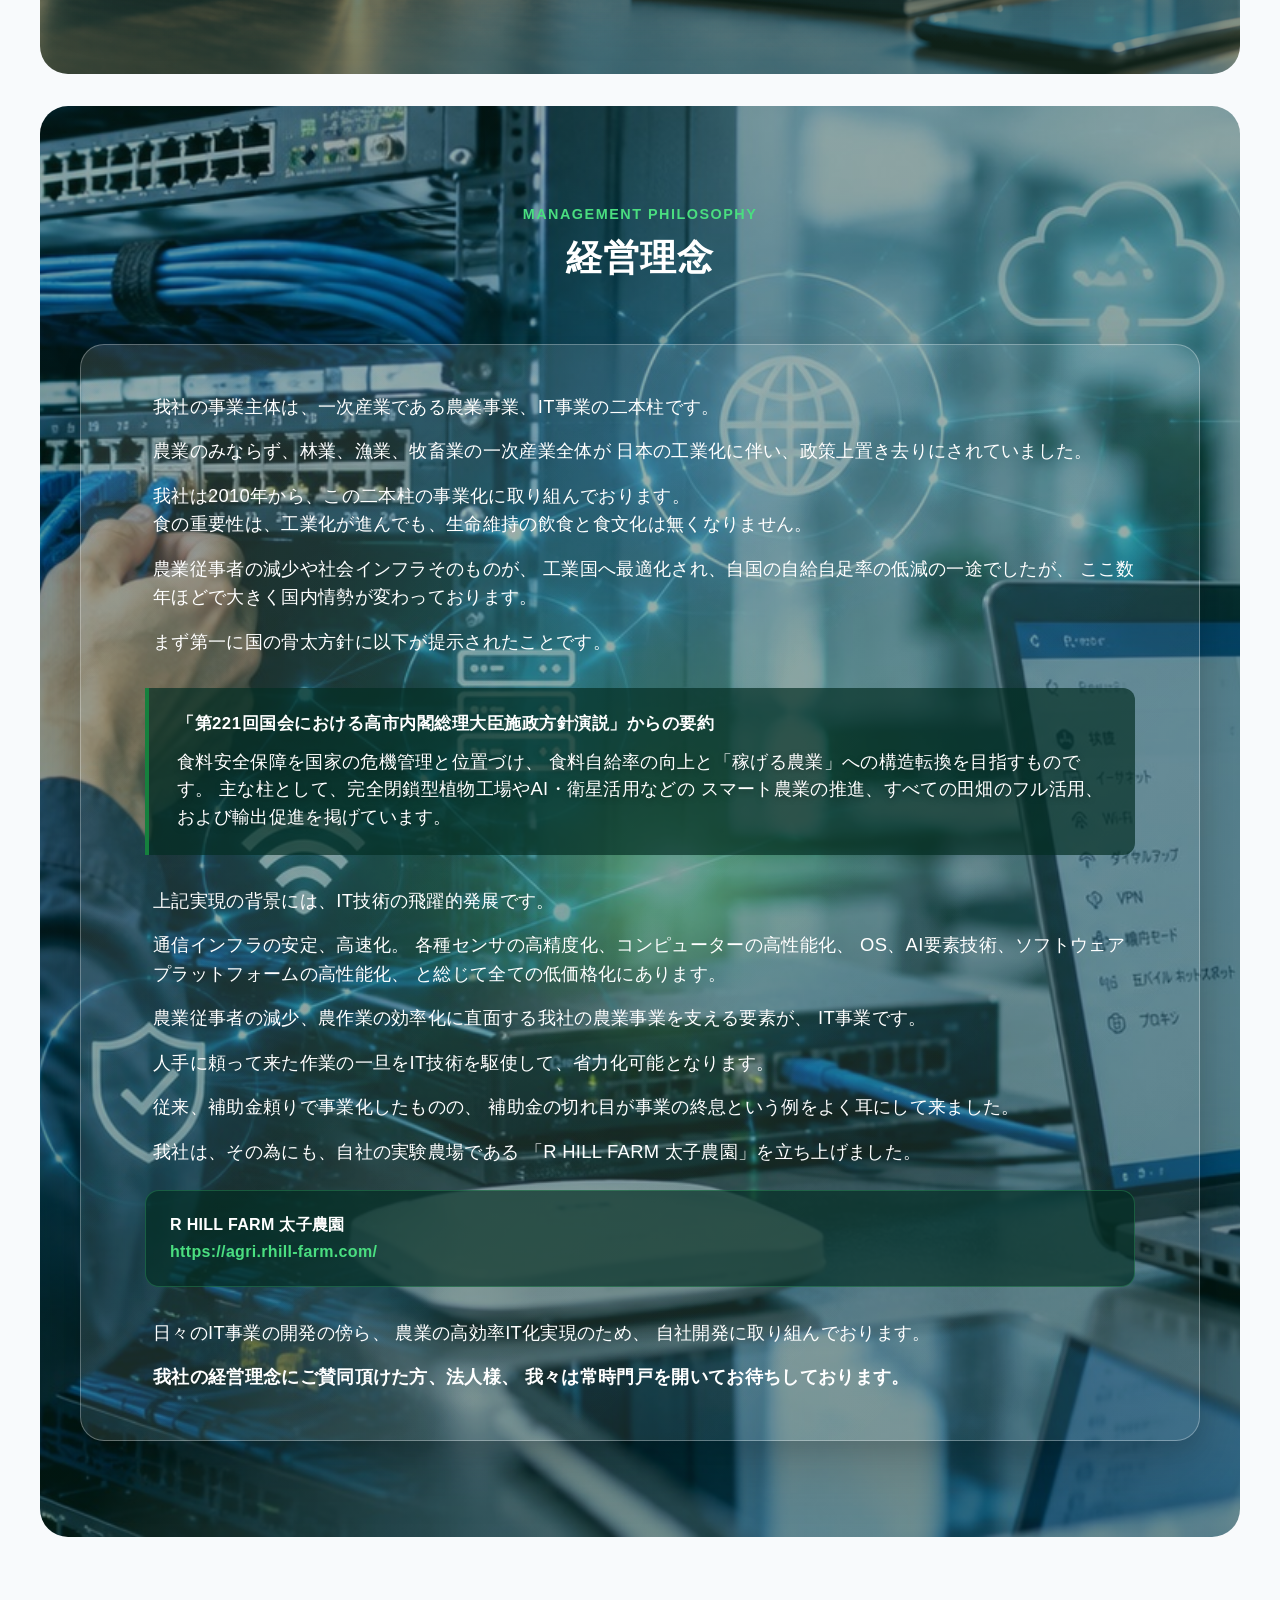
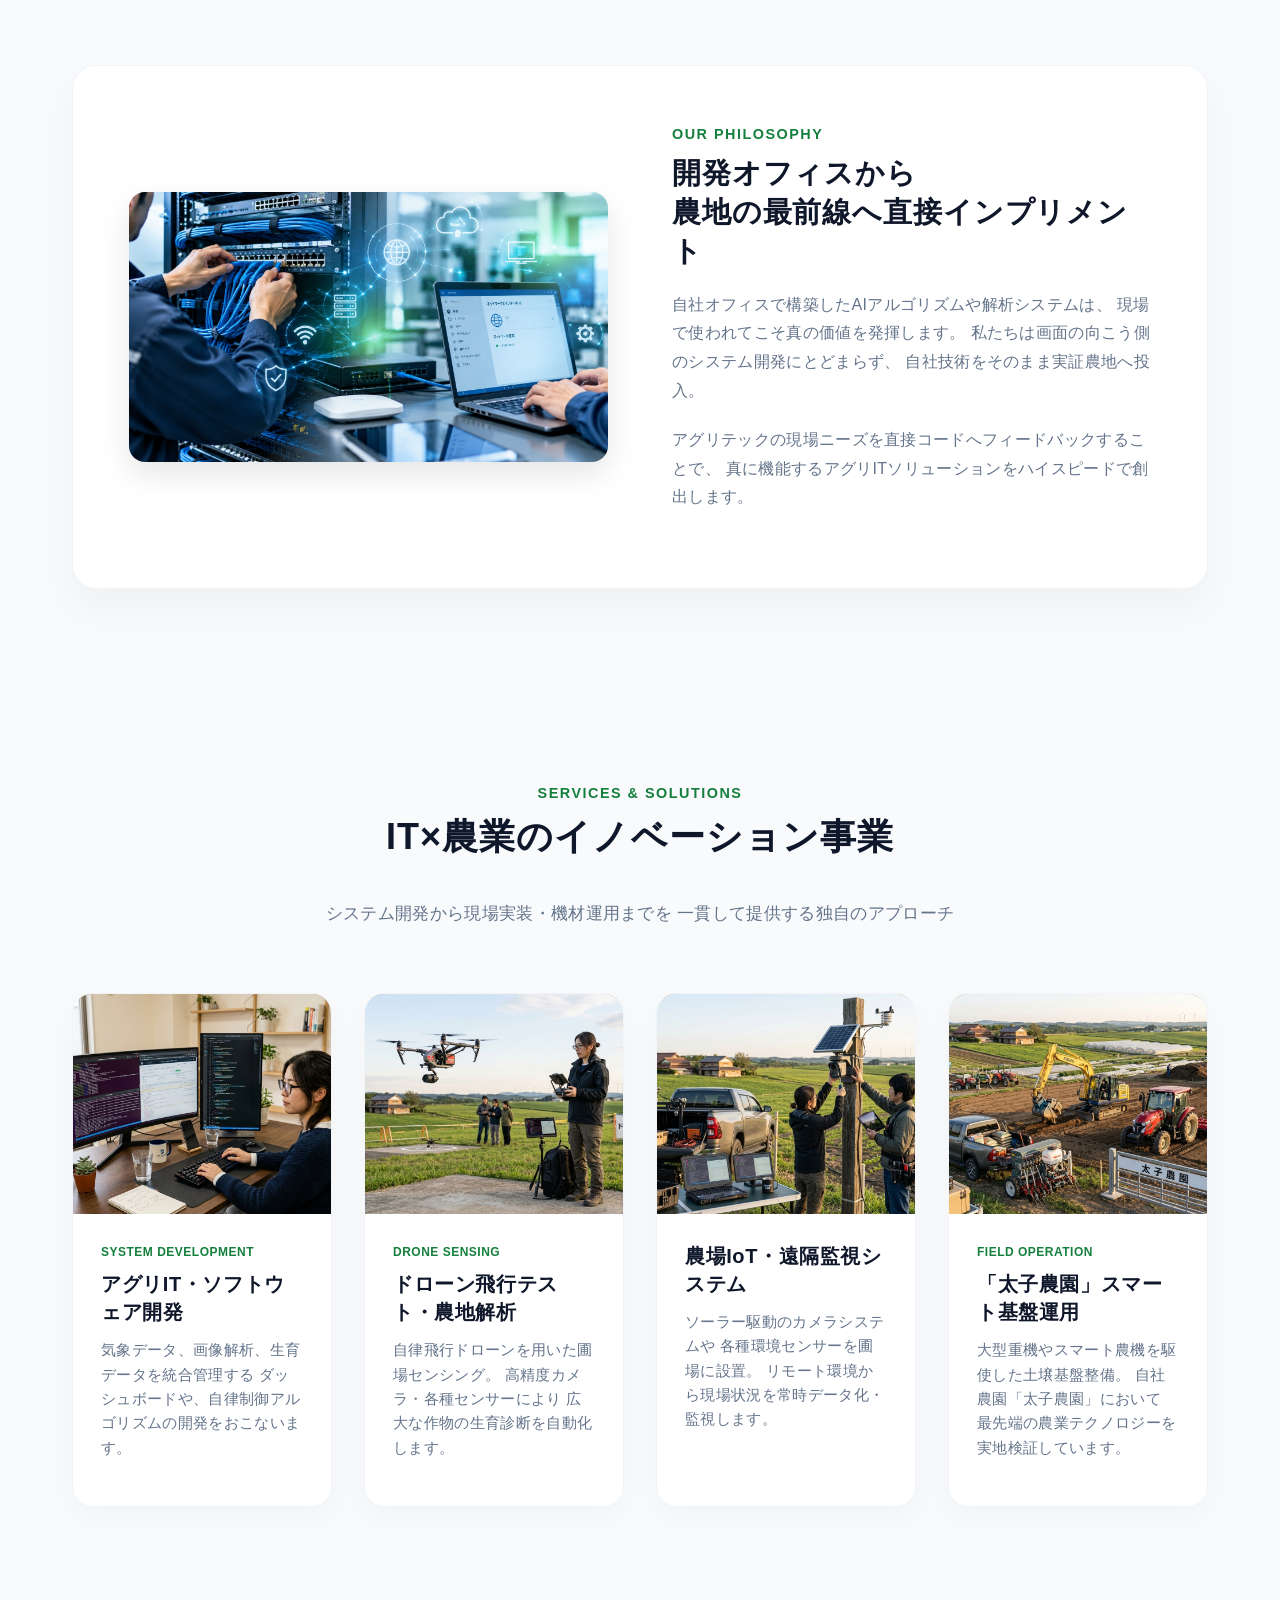
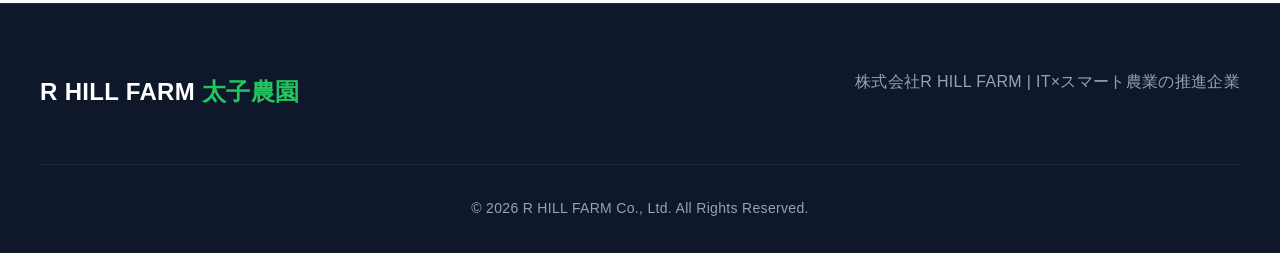
<file: company/company.html>
<!DOCTYPE html>
<html lang="ja">

<head>

<meta charset="UTF-8">
<meta name="viewport" content="width=device-width, initial-scale=1.0">

<title>株式会社R HILL FARM | IT × スマート農業の融合</title>

<link rel="stylesheet" href="../css/style.css">

<style>

:root {
    --primary-blue: #1e3a8a;
    --primary-dark: #0f172a;
    --accent-green: #15803d;
    --accent-green-light: #22c55e;
    --bg-light: #f8fafc;
    --text-main: #334155;
    --text-muted: #64748b;
    --card-bg: #ffffff;
}

* {
    box-sizing: border-box;
    margin: 0;
    padding: 0;
}

body {
    font-family: "Helvetica Neue", Arial, "Hiragino Kaku Gothic ProN",
                 "Hiragino Sans", Meiryo, sans-serif;
    color: var(--text-main);
    background-color: var(--bg-light);
    line-height: 1.7;
    -webkit-font-smoothing: antialiased;
}


/* =========================================================
   Header / Navigation
========================================================= */

header {
    background-color: rgba(255, 255, 255, 0.95);
    backdrop-filter: blur(8px);
    position: fixed;
    top: 0;
    left: 0;
    width: 100%;
    z-index: 1000;
    border-bottom: 1px solid #e2e8f0;
    box-shadow: 0 4px 20px rgba(0,0,0,0.03);
}

.nav-container {
    max-width: 1200px;
    margin: 0 auto;
    display: flex;
    justify-content: space-between;
    align-items: center;
    padding: 1rem 2rem;
}

.logo {
    font-size: 1.4rem;
    font-weight: 800;
    color: var(--primary-blue);
    text-decoration: none;
    letter-spacing: -0.5px;
    display: flex;
    align-items: center;
    gap: 0.5rem;
}

.logo span {
    color: var(--accent-green);
}

.nav-links {
    display: flex;
    list-style: none;
    gap: 2.5rem;
}

.nav-links a {
    text-decoration: none;
    color: var(--text-main);
    font-weight: 600;
    font-size: 0.95rem;
    transition: color 0.3s ease;
}

.nav-links a:hover {
    color: var(--accent-green);
}


/* =========================================================
   Hero Section
========================================================= */

.hero {
    position: relative;
    height: 85vh;
    min-height: 550px;

    background:
        linear-gradient(
            135deg,
            rgba(15, 23, 42, 0.75) 0%,
            rgba(30, 58, 138, 0.65) 100%
        ),
        url('IT農業ドローンテスト風景.jpg')
        center/cover no-repeat;

    display: flex;
    align-items: center;
    justify-content: center;
    text-align: center;
    color: #ffffff;
    margin-top: 60px;
}

.hero-content {
    max-width: 850px;
    padding: 0 2rem;
}

.hero-badge {
    display: inline-block;
    background-color: rgba(34, 197, 94, 0.2);
    border: 1px solid var(--accent-green-light);
    color: #4ade80;
    padding: 0.4rem 1.2rem;
    border-radius: 50px;
    font-size: 0.85rem;
    font-weight: 700;
    letter-spacing: 1px;
    margin-bottom: 1.5rem;
    text-transform: uppercase;
}

.hero h1 {
    font-size: 3rem;
    line-height: 1.25;
    margin-bottom: 1.5rem;
    font-weight: 800;
    letter-spacing: -0.5px;
}

.hero p {
    font-size: 1.2rem;
    margin-bottom: 2.5rem;
    opacity: 0.9;
    font-weight: 400;
}

.btn-primary {
    display: inline-block;
    background-color: var(--accent-green);
    color: #ffffff;
    padding: 0.9rem 2.2rem;
    border-radius: 50px;
    text-decoration: none;
    font-weight: 700;
    font-size: 1rem;
    box-shadow: 0 10px 25px rgba(21, 128, 61, 0.3);
    transition: all 0.3s ease;
}

.btn-primary:hover {
    background-color: #166534;
    transform: translateY(-2px);
    box-shadow: 0 15px 30px rgba(21, 128, 61, 0.4);
}


/* =========================================================
   Common Section Styles
========================================================= */

section {
    padding: 6rem 2rem;
    max-width: 1200px;
    margin: 0 auto;
}

.section-header {
    text-align: center;
    margin-bottom: 4rem;
}

.section-subtitle {
    color: var(--accent-green);
    font-weight: 700;
    font-size: 0.9rem;
    letter-spacing: 1.5px;
    text-transform: uppercase;
    margin-bottom: 0.5rem;
}

.section-header h2 {
    font-size: 2.25rem;
    color: var(--primary-dark);
    font-weight: 800;
}

.section-header p {
    color: var(--text-muted);
    margin-top: 0.75rem;
    font-size: 1.05rem;
}


/* =========================================================
   About / Collaboration Section
========================================================= */

.about-grid {
    display: flex;
    align-items: center;
    gap: 4rem;
    background: var(--card-bg);
    border-radius: 24px;
    padding: 3.5rem;
    box-shadow: 0 20px 40px rgba(0, 0, 0, 0.04);
    border: 1px solid #f1f5f9;
}

.about-image {
    flex: 1;
    position: relative;
}

.about-image img {
    width: 100%;
    height: auto;
    border-radius: 16px;
    box-shadow: 0 12px 30px rgba(0, 0, 0, 0.1);
}

.about-text {
    flex: 1;
}

.about-text h3 {
    font-size: 1.8rem;
    color: var(--primary-dark);
    margin-bottom: 1.25rem;
    line-height: 1.35;
}

.about-text p {
    color: var(--text-muted);
    margin-bottom: 1.25rem;
    font-size: 1rem;
}


/* =========================================================
   Services Section
========================================================= */

.services-grid {
    display: grid;
    grid-template-columns: repeat(auto-fit, minmax(260px, 1fr));
    gap: 2rem;
}

.service-card {
    background: var(--card-bg);
    border-radius: 20px;
    overflow: hidden;
    box-shadow: 0 10px 30px rgba(0, 0, 0, 0.03);
    border: 1px solid #f1f5f9;
    transition: all 0.3s ease;
    display: flex;
    flex-direction: column;
}

.service-card:hover {
    transform: translateY(-8px);
    box-shadow: 0 20px 40px rgba(0, 0, 0, 0.08);
}

.service-img-wrapper {
    position: relative;
    width: 100%;
    height: 220px;
    overflow: hidden;
}

.service-img-wrapper img {
    width: 100%;
    height: 100%;
    object-fit: cover;
    transition: transform 0.5s ease;
}

.service-card:hover .service-img-wrapper img {
    transform: scale(1.05);
}

.service-card-body {
    padding: 1.75rem;
    flex-grow: 1;
    display: flex;
    flex-direction: column;
}

.service-tag {
    font-size: 0.75rem;
    font-weight: 700;
    color: var(--accent-green);
    text-transform: uppercase;
    letter-spacing: 0.5px;
    margin-bottom: 0.5rem;
}

.service-card h3 {
    font-size: 1.25rem;
    color: var(--primary-dark);
    margin-bottom: 0.75rem;
    font-weight: 700;
}

.service-card p {
    color: var(--text-muted);
    font-size: 0.95rem;
    line-height: 1.6;
}


/* =========================================================
   Company Profile
   ★ 会社概要のベースを優先
=========================================================

#company-profile {
    max-width: 1200px;
    position: relative;
    border-radius: 28px;
    overflow: hidden;
    margin-top: 2rem;
    margin-bottom: 2rem;
    padding: 6rem 2.5rem;

    background:
        linear-gradient(
            rgba(4, 45, 35, 0.38),
            rgba(4, 45, 35, 0.48)
        ),
        url('ChatGPT Image 2026年9月21日 00_09_34.png')
        center/cover no-repeat;
}
 */

/* =========================================================
   Management Philosophy
   ★ 会社概要とは完全に別の背景
========================================================= */

#philosophy {
    max-width: 1200px;
    position: relative;
    border-radius: 28px;
    overflow: hidden;
    margin-top: 2rem;
    margin-bottom: 2rem;
    padding: 6rem 2.5rem;

    /*
       経営理念専用背景
       会社概要の背景は使用しない
    */
    background:
        linear-gradient(
            rgba(4, 45, 35, 0.40),
            rgba(4, 45, 35, 0.50)
        ),

        
        url('our_philosophy.jpg')
        center/cover no-repeat;
}


/* =========================================================
   Company / Philosophy Header
========================================================= */

#company-profile .section-header,
#philosophy .section-header {
    position: relative;
    z-index: 2;
}

#company-profile .section-subtitle,
#philosophy .section-subtitle {
    color: #4ade80;
}

#company-profile .section-header h2,
#philosophy .section-header h2 {
    color: #ffffff;
}

#company-profile .section-header p,
#philosophy .section-header p {
    color: rgba(255, 255, 255, 0.9);
}


/* =========================================================
   Company Profile Card
========================================================= */

.company-profile-card {
    position: relative;
    z-index: 2;

    background: rgba(3, 35, 28, 0.60);

    backdrop-filter: blur(10px);
    -webkit-backdrop-filter: blur(10px);

    border-radius: 24px;
    padding: 3rem 3.5rem;

    box-shadow:
        0 20px 50px rgba(0, 0, 0, 0.20);

    border:
        1px solid rgba(255, 255, 255, 0.25);
}

.company-profile-list {
    margin: 0;
}

.company-profile-list > div {
    display: grid;
    grid-template-columns: 180px 1fr;
    gap: 2rem;
    padding: 1.25rem 0;

    border-bottom:
        1px solid rgba(255, 255, 255, 0.55);
}

.company-profile-list > div:first-child {
    padding-top: 0;
}

.company-profile-list > div:last-child {
    padding-bottom: 0;
    border-bottom: none;
}

.company-profile-list dt {
    color: #ffffff;
    font-weight: 700;
}

.company-profile-list dd {
    color: #ffffff;
    margin: 0;
}

.company-profile-list dd span {
    color: rgba(255, 255, 255, 0.82);
    font-size: 0.9rem;
}


/* =========================================================
   Management Philosophy
========================================================= */

/* =========================================================
   MANAGEMENT PHILOSOPHY
   経営理念 Card
   ========================================================= */

#philosophy .philosophy-card {
    position: relative;
    z-index: 2;

    /* Card背景を透明に */
    background:
        linear-gradient(
            135deg,
            rgba(255, 255, 255, 0.12),
            rgba(255, 255, 255, 0.06)
        );

    border-radius: 24px;

    /* テキスト開始位置をCard端から離す */
    padding: 3rem 4rem;

    border: 1px solid rgba(255, 255, 255, 0.30);

    box-shadow:
        0 25px 60px rgba(0, 0, 0, 0.18),
        0 8px 20px rgba(0, 0, 0, 0.08);
}


/* =========================================================
   経営理念 本文
   ========================================================= */

.philosophy-card > p {
    margin: 0 0 1rem 0;

    /* フォントを大きく */
    font-size: 1.15rem;

    /* 行間を狭く */
    line-height: 1.55;

    /* テキスト開始位置をさらに調整 */
    padding-left: 0.5rem;

    color: #ffffff;
}


/* 最後の段落 */
#philosophy .philosophy-card > p:last-child {
    margin-bottom: 0;
}
.philosophy-quote {
    background: rgba(2, 45, 35, 0.68);
    border-left: 4px solid var(--accent-green);
    padding: 1.5rem 1.75rem;
    margin: 2rem 0;
    border-radius: 0 12px 12px 0;
}

.philosophy-quote h3 {
    color: #ffffff;
    font-size: 1.05rem;
    margin-bottom: 0.75rem;
}

.philosophy-quote p {
    margin-bottom: 0;
    font-size: 0.98rem;
}

.farm-link {
    background: rgba(2, 45, 35, 0.68);
    border: 1px solid rgba(74, 222, 128, 0.25);
    border-radius: 14px;
    padding: 1.25rem 1.5rem;
    margin: 1.5rem 0 2rem;
    color: #ffffff;
}

.farm-link a {
    color: #4ade80;
    font-weight: 600;
    text-decoration: none;
    word-break: break-all;
}

.farm-link a:hover {
    text-decoration: underline;
}

.philosophy-closing {
    font-weight: 700;
    color: #ffffff !important;
    margin-top: 2.5rem;
    margin-bottom: 0 !important;
}


/* =========================================================
   Footer
========================================================= */

footer {
    background-color: var(--primary-dark);
    color: #94a3b8;
    padding: 4rem 2rem 2rem;
    border-top: 1px solid #1e293b;
}

.footer-container {
    max-width: 1200px;
    margin: 0 auto;
    display: flex;
    justify-content: space-between;
    align-items: center;
    padding-bottom: 3rem;
    border-bottom: 1px solid #1e293b;
}

.footer-logo {
    font-size: 1.5rem;
    font-weight: 800;
    color: #ffffff;
}

.footer-logo span {
    color: var(--accent-green-light);
}

.footer-copy {
    text-align: center;
    padding-top: 2rem;
    font-size: 0.875rem;
}


/* =========================================================
   Responsive Design
========================================================= */

@media (max-width: 900px) {

    .about-grid {
        flex-direction: column;
        padding: 2rem;
        gap: 2rem;
    }

    .hero h1 {
        font-size: 2.25rem;
    }

    #company-profile,
    #philosophy {
        border-radius: 20px;
        padding: 4rem 1.25rem;
        margin-top: 1rem;
        margin-bottom: 1rem;
    }

    .company-profile-card,
    .philosophy-card {
        padding: 2rem;
    }

    .company-profile-list > div {
        grid-template-columns: 1fr;
        gap: 0.35rem;
    }

}


@media (max-width: 768px) {

    .nav-links {
        display: none;
    }

    .hero {
        height: auto;
        padding: 6rem 0;
    }

    section {
        padding: 4rem 1.5rem;
    }

    .footer-container {
        flex-direction: column;
        gap: 1.5rem;
        text-align: center;
    }

}

</style>

</head>


<body>


<!-- =====================================================
     ヘッダーナビゲーション
===================================================== -->

<header>

    <div class="nav-container">

        <a href="#" class="logo">
            R HILL FARM <span>太子農園</span>
        </a>

        <ul class="nav-links">

            <li>
                <a href="#about">ビジョン</a>
            </li>

            <li>
                <a href="#services">事業・ソリューション</a>
            </li>

            <li>
                <a href="#contact">お問い合わせ</a>
            </li>

        </ul>

    </div>

</header>


<!-- =====================================================
     HERO
===================================================== -->

<div class="hero">

    <div class="hero-content">

        <span class="hero-badge">
            IT × AgTech Innovation
        </span>

        <h1>
            コードと農地を直結し、<br>
            次世代の農業基盤を創る。
        </h1>

        <p>
            ソフトウェア開発力と現場の実証フィールドを併せ持つ「R HILL FARM」。<br>
            先端エンジニアリングが日本の農業現場にリアルな革新をもたらします。
        </p>

        <a href="#services" class="btn-primary">
            ソリューションを見る
        </a>

    </div>

</div>


<!-- =====================================================
     会社理念・コラボレーション

<section id="about">

    <div class="about-grid">

        <div class="about-image">

            <img
                src="ITプログラミング風景.jpg"
                alt="自社開発プログラミング風景">

        </div>

        <div class="about-text">

            <div class="section-subtitle">
                OUR PHILOSOPHY
            </div>

            <h3>
                開発オフィスから<br>
                農地の最前線へ直接インプリメント
            </h3>

            <p>
                自社オフィスで構築したAIアルゴリズムや解析システムは、
                現場で使われてこそ真の価値を発揮します。
                私たちは画面の向こう側のシステム開発にとどまらず、
                自社技術をそのまま実証農地へ投入。
            </p>

            <p>
                アグリテックの現場ニーズを直接コードへフィードバックすることで、
                真に機能するアグリITソリューションをハイスピードで創出します。
            </p>

        </div>

    </div>

</section>
===================================================== -->


<!-- =====================================================
     会社概要
===================================================== -->

<section id="company-profile">

    <div class="section-header">

        <div class="section-subtitle">
            COMPANY PROFILE
        </div>

        <h2>
            会社概要
        </h2>

    </div>


    <div class="company-profile-card">

        <dl class="company-profile-list">

            <div>

                <dt>
                    会社名
                </dt>

                <dd>
                    株式会社R HILL FARM<br>
                    <span>
                        （カブシキカイシャ　アールヒルファーム）
                    </span>
                </dd>

            </div>


            <div>

                <dt>
                    住所
                </dt>

                <dd>
                    〒580-0032<br>
                    大阪府松原市天美東２丁目１３６番地の３（１１０３号）
                </dd>

            </div>


            <div>

                <dt>
                    設立
                </dt>

                <dd>
                    2025年5月23日
                </dd>

            </div>


            <div>

                <dt>
                    代表
                </dt>

                <dd>
                    河部遼（カワベリョウ）
                </dd>

            </div>


            <div>

                <dt>
                    資本金
                </dt>

                <dd>
                    100万円
                </dd>

            </div>


            <div>

                <dt>
                    従業員
                </dt>

                <dd>
                    25名（契約社員含む）
                </dd>

            </div>

        </dl>

    </div>

</section>



<!-- =====================================================
     経営理念
===================================================== -->

<section id="philosophy">

    <div class="section-header">

        <div class="section-subtitle">
            MANAGEMENT PHILOSOPHY
        </div>

        <h2>
            経営理念
        </h2>

    </div>


    <div class="philosophy-card">

        <p>
            我社の事業主体は、一次産業である農業事業、IT事業の二本柱です。
        </p>

        <p>
            農業のみならず、林業、漁業、牧畜業の一次産業全体が
            日本の工業化に伴い、政策上置き去りにされていました。
        </p>

        <p>
            我社は2010年から、この二本柱の事業化に取り組んでおります。<br>
            食の重要性は、工業化が進んでも、生命維持の飲食と食文化は無くなりません。
        </p>

        <p>
            農業従事者の減少や社会インフラそのものが、
            工業国へ最適化され、自国の自給自足率の低減の一途でしたが、
            ここ数年ほどで大きく国内情勢が変わっております。
        </p>

        <p>
            まず第一に国の骨太方針に以下が提示されたことです。
        </p>


        <div class="philosophy-quote">

            <h3>
                「第221回国会における高市内閣総理大臣施政方針演説」からの要約
            </h3>

            <p>
                食料安全保障を国家の危機管理と位置づけ、
                食料自給率の向上と「稼げる農業」への構造転換を目指すものです。
                主な柱として、完全閉鎖型植物工場やAI・衛星活用などの
                スマート農業の推進、すべての田畑のフル活用、
                および輸出促進を掲げています。
            </p>

        </div>


        <p>
            上記実現の背景には、IT技術の飛躍的発展です。
        </p>

        <p>
            通信インフラの安定、高速化。
            各種センサの高精度化、コンピューターの高性能化、
            OS、AI要素技術、ソフトウェアプラットフォームの高性能化、
            と総じて全ての低価格化にあります。
        </p>

        <p>
            農業従事者の減少、農作業の効率化に直面する我社の農業事業を支える要素が、
            IT事業です。
        </p>

        <p>
            人手に頼って来た作業の一旦をIT技術を駆使して、省力化可能となります。
        </p>

        <p>
            従来、補助金頼りで事業化したものの、
            補助金の切れ目が事業の終息という例をよく耳にして来ました。
        </p>

        <p>
            我社は、その為にも、自社の実験農場である
            「R HILL FARM 太子農園」を立ち上げました。
        </p>


        <div class="farm-link">

            <strong>
                R HILL FARM 太子農園
            </strong>

            <br>

            <a
                href="https://agri.rhill-farm.com/"
                target="_blank"
                rel="noopener noreferrer">

                https://agri.rhill-farm.com/

            </a>

        </div>


        <p>
            日々のIT事業の開発の傍ら、
            農業の高効率IT化実現のため、
            自社開発に取り組んでおります。
        </p>


        <p class="philosophy-closing">

            我社の経営理念にご賛同頂けた方、法人様、
            我々は常時門戸を開いてお待ちしております。

        </p>

    </div>

</section>



<!-- =====================================================
     会社理念・コラボレーション
===================================================== -->

<section id="about">

    <div class="about-grid">

        <div class="about-image">

            <img
                src="our_philosophy.jpg"
                alt="自社開発プログラミング風景">

        </div>

        <div class="about-text">

            <div class="section-subtitle">
                OUR PHILOSOPHY
            </div>

            <h3>
                開発オフィスから<br>
                農地の最前線へ直接インプリメント
            </h3>

            <p>
                自社オフィスで構築したAIアルゴリズムや解析システムは、
                現場で使われてこそ真の価値を発揮します。
                私たちは画面の向こう側のシステム開発にとどまらず、
                自社技術をそのまま実証農地へ投入。
            </p>

            <p>
                アグリテックの現場ニーズを直接コードへフィードバックすることで、
                真に機能するアグリITソリューションをハイスピードで創出します。
            </p>

        </div>

    </div>

</section>




<!-- =====================================================
     事業・ソリューション
===================================================== -->

<section id="services">

    <div class="section-header">

        <div class="section-subtitle">
            SERVICES & SOLUTIONS
        </div>

        <h2>
            IT×農業のイノベーション事業
        </h2>

        <p>
            システム開発から現場実装・機材運用までを
            一貫して提供する独自のアプローチ
        </p>

    </div>


    <div class="services-grid">


        <!-- カード1 -->

        <div class="service-card">

            <div class="service-img-wrapper">

                <img
                    src="ITプログラミング風景.jpg"
                    alt="アグリITソフトウェア開発">

            </div>

            <div class="service-card-body">

                <div class="service-tag">
                    SYSTEM DEVELOPMENT
                </div>

                <h3>
                    アグリIT・ソフトウェア開発
                </h3>

                <p>
                    気象データ、画像解析、生育データを統合管理する
                    ダッシュボードや、自律制御アルゴリズムの開発をおこないます。
                </p>

            </div>

        </div>


        <!-- カード2 -->

        <div class="service-card">

            <div class="service-img-wrapper">

                <img
                    src="IT農業ドローンテスト風景.jpg"
                    alt="ドローンセンシング・実証実験">

            </div>

            <div class="service-card-body">

                <div class="service-tag">
                    DRONE SENSING
                </div>

                <h3>
                    ドローン飛行テスト・農地解析
                </h3>

                <p>
                    自律飛行ドローンを用いた圃場センシング。
                    高精度カメラ・各種センサーにより
                    広大な作物の生育診断を自動化します。
                </p>

            </div>

        </div>


        <!-- カード3 -->

        <div class="service-card">

            <div class="service-img-wrapper">

                <img
                    src="IT農業遠隔監視テスト風景.jpg"
                    alt="農場遠隔監視IoTソリューション">

            </div>

            <div class="service-card-body">

                <h3>
                    農場IoT・遠隔監視システム
                </h3>

                <p>
                    ソーラー駆動のカメラシステムや
                    各種環境センサーを圃場に設置。
                    リモート環境から現場状況を常時データ化・監視します。
                </p>

            </div>

        </div>


        <!-- カード4 -->

        <div class="service-card">

            <div class="service-img-wrapper">

                <img
                    src="機械農作業風景.jpg"
                    alt="自社農園でのスマート農機運用">

            </div>

            <div class="service-card-body">

                <div class="service-tag">
                    FIELD OPERATION
                </div>

                <h3>
                    「太子農園」スマート基盤運用
                </h3>

                <p>
                    大型重機やスマート農機を駆使した土壌基盤整備。
                    自社農園「太子農園」において
                    最先端の農業テクノロジーを実地検証しています。
                </p>

            </div>

        </div>


    </div>

</section>


<!-- =====================================================
     フッター
===================================================== -->

<footer>

    <div class="footer-container">

        <div class="footer-logo">
            R HILL FARM <span>太子農園</span>
        </div>

        <p>
            株式会社R HILL FARM | IT×スマート農業の推進企業
        </p>

    </div>

    <div class="footer-copy">

        &copy; 2026 R HILL FARM Co., Ltd. All Rights Reserved.

    </div>

</footer>


</body>
</html>
</file>
<file: css/style.css>
/* =====================================================
   R HILL FARM Official Website Ver2.0
   style.css
   Last Update : 2026-08-05
===================================================== */

:root{

    --main:#0b3d2e;
    --accent:#c8a96a;

    --white:#ffffff;
    --black:#222222;

    --gray100:#f7f7f7;
    --gray200:#ececec;
    --gray300:#cccccc;

    --shadow:
        0 10px 30px rgba(0,0,0,.08);

    --radius:15px;

    --transition:.3s ease;

    --container:1200px;

    --bg-dark:#0b3d2e;
    --bg-light:#f5f7f3;
    --bg-white:#ffffff;
    --bg-green-light:#edf4ef;

}

/* =========================
   RESET
========================= */

*{
    margin:0;
    padding:0;
    box-sizing:border-box;
}

img{
    display:block;
    max-width:100%;
    height:auto;
}

a{
    text-decoration:none;
}

ul{
    list-style:none;
}

html{
    scroll-behavior:smooth;
}


body{

    font-family:
        -apple-system,
        BlinkMacSystemFont,
        "Segoe UI",
        sans-serif;

    background:var(--gray100);

    color:var(--black);

    line-height:1.8;

}

/* ==========================
   HEADER
========================== */

header{

    position:fixed;

    top:0;

    left:0;

    width:100%;

    z-index:1000;

    background:transparent;

    transition:
        background .4s ease,
        box-shadow .4s ease,
        padding .4s ease;

    padding:18px 0;

}


header nav a{

    color:white;

    transition:.3s;

}


nav.active{

    background:#0b3d2e;

}


.header-inner{

    max-width:1200px;

    margin:0 auto;

    padding:0 30px;

    display:flex;

    justify-content:space-between;

    align-items:center;

}

.hero-sublogo{
    margin-top:40px;
}

.hero-sublogo img{
    width:180px;
    max-width:60%;
    opacity:.95;
}

.logo{

    color:#fff;

    text-decoration:none;

    font-size:30px;

    font-weight:700;

    letter-spacing:2px;

    transition:.3s;

}

nav ul{

    display:flex;

    gap:42px;

    align-items:center;

    list-style:none;

    margin:0;

    padding:0;

}

nav a{

    position:relative;

    color:#fff;

    text-decoration:none;

    font-weight:600;

    letter-spacing:.5px;

    padding:8px 0;

    transition:color .3s ease;

}

nav a:hover{

    color:#c8a96a;

}

nav a::after{

    content:"";

    position:absolute;

    left:0;

    bottom:-6px;

    width:0;

    height:2px;

    background:#c8a96a;

    transition:width .3s ease;

}

nav a:hover::after{

    width:100%;

}

nav a.active::after{

    width:100%;

}

.container{

    width:min(1200px,90%);

    margin:auto;

}

/* ==========================
   Hero
========================== */
.hero{

    position:relative;

    min-height:95vh;

    display:flex;

    justify-content:center;

    align-items:center;

    overflow:hidden;
    
    background-color:#0b3d2e;

}


.hero::before{

    content:"";

    position:absolute;

    inset:0;

    background:url("../img/hero.jpg") center center/cover no-repeat;
    background-size:cover;
    background-position:center;
    background-repeat:no-repeat;

    transform:scale(1);

    animation:heroZoom 20s ease-in-out infinite alternate;
    z-index:0;

}

.hero::before{
    z-index:0;
}

.hero-gradient{
    z-index:1;
}

.hero-overlay{
    z-index:2;
}

.hero-content{
    position:relative;
    z-index:3;
}

.scroll-guide{
    z-index:4;
}

.hero > *{

    position:relative;

    z-index:2;

}


.hero::after{

    content: "";
    position: absolute;
    inset: 0;

    background: rgba(0,0,0,.45);

    z-index: 1;

}

.hero-content{

    position:relative;

    z-index:2;

    text-align:center;

    max-width:1000px;

    margin:auto;

    padding:170px 20px 100px;

}


.hero-title{

    font-size:72px;

    letter-spacing:2px;

    line-height:1.1;

    color:white;

    margin:20px 0;

    font-weight:700;

}

.hero-catch{

    margin:25px 0;

    font-size:34px;

    font-weight:300;

    line-height:1.4;

    color:#fff;

    letter-spacing:1px;

}

.hero-subtitle{

    color:#c8a96a;

    letter-spacing:4px;

    font-size:18px;

    font-weight:600;

    text-transform:uppercase;

    margin-top:20px;

}


.hero-text{

    color:white;

    font-size:20px;

    max-width:760px;

    margin:40px auto 60p;

    line-height:1.8;

}


.hero-buttons{

    display:flex;

    justify-content:center;

    gap:20px;

    flex-wrap:wrap;

    margin-top:60px;

}


/* ==========================================
   Hero Fade In Animation
========================================== */

.hero-fade{

    opacity:0;

    transform:translateY(40px);

    animation:heroFadeUp .9s ease forwards;

}

.delay-1{
    animation-delay:.2s;
}

.delay-2{
    animation-delay:.5s;
}

.delay-3{
    animation-delay:.8s;
}

.delay-4{
    animation-delay:1.1s;
}

.delay-5{
    animation-delay:1.4s;
}

.delay-6{
    animation-delay:1.7s;
}

.delay-7{
    animation-delay:2.0s;
}

@keyframes heroFadeUp{

    from{

        opacity:0;

        transform:translateY(40px);

    }

    to{

        opacity:1;

        transform:translateY(0);

    }

}

@keyframes mouseScroll{

    0%{

        opacity:0;

        transform:translate(-50%,0);

    }

    25%{

        opacity:1;

    }

    100%{

        opacity:0;

        transform:translate(-50%,16px);

    }

}

@keyframes gradientMove{

    from{

        transform:translate(-2%, -1%) scale(1);

    }

    to{

        transform:translate(2%, 2%) scale(1.08);

    }

}


/* ==========================
   Hero Agriculture Logo
========================== */

.hero-agri{

    position:absolute;

    top:90px;

    left:-150px;

    z-index:5;

}

.agri-logo{

    width:130px;

    display:block;

}

.logo-img{

    width:520px;

    max-width:90%;

    margin:0 auto 25px;

    display:block;

}

.catch{

font-size:48px;

font-weight:700;

line-height:1.3;

margin:25px 0 15px;

}

.subcatch{

font-size:22px;

line-height:1.8;

color:#eee;

max-width:900px;

margin:0 auto 40px;

}

/* 数字 */
.stats{

    display:flex;

    justify-content:center;

    gap:30px;

    flex-wrap:wrap;

    margin:80px 0 60px;

}

.stat{

    background:rgba(255,255,255,.12);

    backdrop-filter:blur(10px);

    border:1px solid rgba(255,255,255,.15);

    border-radius:var(--radius);

    padding:35px 25px;

    width:220px;

    transition:.3s;

    border-top:3px solid var(--accent);

}

.stat:hover{

    transform:translateY(-8px);

    background:rgba(255,255,255,.18);

}

.stat-num{
  font-size:32px;
  font-weight:700;
  color:#fff;
}

.btn{

    display:inline-block;

    padding:18px 42px;

    background:var(--accent);

    border-radius:var(--radius);

    color:white;

    text-decoration:none;

    font-size:17px;

    font-weight:600;

    transition:.3s;

}

.btn:hover{

    transform:translateY(-3px);

    background:#b8954d;

}

/* SECTION */
.section{

    padding:100px 20px;

}

.section-inner{

    width:min(1100px,90%);

    margin:auto;

}

.section h2 {
    border-left: 5px solid var(--main);
    padding-left: 10px;

    margin: 0 0 16px;
    font-size: 1.25rem;
    font-weight: 600;
    line-height: 1.4;
    color: #111827;
}

.section-title{

    text-align:center;

    margin-bottom:60px;

}

.section-title span{

    color:var(--accent);

    letter-spacing:4px;

    font-size:15px;

    font-weight:700;

}

.section-title h2{

    font-size:42px;

    margin:15px 0;

    border:none;

    padding:0;

}

.section-title p{

    color:#666;

    font-size:18px;

    max-width:700px;

    margin:auto;

    line-height:1.8;

}


/* COMPANY */

.company-table th{

    width:220px;

    background:#0b3d2e;

    color:white;

    padding:22px;

    text-align:left;

}

.company-table td{

    padding:22px;

    border-bottom:1px solid #eee;

}

.company-table tr:last-child td{

    border-bottom:none;

}


/* GRID */
.grid{

    display:grid;

    grid-template-columns:
        repeat(auto-fit,minmax(280px,1fr));

    gap:32px;

    align-items:stretch;

}


/* ==========================
   Ver3.0 Card Design Final
========================== */
/* #############################
.card{

    position:relative;

    display:flex;
    flex-direction:column;

    align-items:center;
    text-align:center;

    height:100%;

    padding:40px 32px;

    background: rgba(255, 255, 255, 0.16);

    border: 1px solid #e5e7eb;
    border-radius: 12px;
    box-shadow: 0 2px 8px rgba(0, 0, 0, 0.08);


    backdrop-filter:blur(12px);
    -webkit-backdrop-filter:blur(12px);

    overflow:hidden;

    transition:
        transform .35s ease,
        box-shadow .35s ease,
        border-color .35s ease;
}

/* ==========================
   Card Icon / Image
========================== */
/*
.card img{

    width:72px;
    height:72px;

    margin-bottom:24px;

    display:block;

    transition:
        transform .35s ease;
}
*/

/* ==========================
   Card Title
========================== */

/* ORIGINAL
.card h3{

    font-size:24px;
    
    font-weight:700;
    letter-spacing:.04em;

    color:#0b3d2e;

    margin-bottom:15px;
}
*/


/* SAMPLE 

.card h3{

    color:#555;
    font-size:24px;

    font-weight: 400;
    line-height: 1.8;
     
    color:#0b3d2e;

    margin-bottom:15px;

    box-shadow:
        0 18px 40px rgba(0, 0, 0, 0.38),
        0 6px 14px rgba(0, 0, 0, 0.22);

    border: 1px solid rgba(200, 169, 106, 0.35);

}
*/

/* ==========================
   Card Text
========================== */
/* ORIGINAL
.card p{

    color:#555;

    font-size:15px;

    line-height:1.8;

    margin-bottom:20px;
}
*/

/* ==========================
   Card Button
========================== */
/*
.card .btn{

    display:inline-flex;

    align-items:center;
    justify-content:center;

    min-width:170px;

    padding:14px 26px;

    border-radius:999px;

    background:#c8a96a;

    color:#fff;

    font-weight:600;

    text-decoration:none;

    transition:
        transform .25s ease,
        box-shadow .25s ease,
        background-color .25s ease;
}
*/

/* ==========================
   Card Gold Line
========================== */
/*
.card::before{

    content:"";

    position:absolute;

    top:0;
    left:0;

    width:100%;
    height:4px;

    background:
        linear-gradient(
            90deg,
            #c8a96a,
            #e8d39c
        );
}

*/
/* ==============================================================================*/
/* ==============================================================================*/
/* ==============================================================================*/






/* ==========================
   Ver3.0 Card Design ④
   Step 2：立体感強化版
==========================  TEST TEST TEST TEST TEST

.card {

    position: relative;

    display: flex;
    flex-direction: column;

    align-items: center;
    text-align: center;

    height: 100%;

    padding: 40px 32px;


    /* ==========================
       Glass Base
    ========================== 

    background:
        linear-gradient(
            145deg,
            rgba(255,255,255,0.32),
            rgba(255,255,255,0.12)
        );

    border:
        1px solid rgba(255,255,255,0.55);

    border-radius: 26px;

    /* ==========================
       Deep 3D Shadow
    ========================== 
        box-shadow:

        0 28px 55px rgba(0,0,0,0.20),

        0 10px 20px rgba(0,0,0,0.12),

        inset 0 1px 0 rgba(255,255,255,0.75),

        inset 0 -1px 0 rgba(0,0,0,0.04);

    backdrop-filter: blur(16px);
    -webkit-backdrop-filter: blur(16px);

    overflow: hidden;

    transition:
        transform 0.4s ease,
        box-shadow 0.4s ease,
        border-color 0.4s ease;
}

/* ==========================
   Gold Top Line
========================== 
.card::before {

    content: "";

    position: absolute;

    top: 0;
    left: 0;

    width: 100%;
    height: 5px;

    background:
        linear-gradient(
            90deg,
            #b99755,
            #e8d39c,
            #c8a96a,
            #f0dda8,
            #b99755
        );

    box-shadow:
        0 2px 8px rgba(200,169,106,0.45);

    z-index: 3;
}


/* ==========================
   Large Background Shape
========================== 

.card::after {

    content: "";

    position: absolute;

    width: 240px;
    height: 240px;

    right: -100px;
    top: -100px;

    border-radius: 50%;

    background:
        radial-gradient(
            circle,
            rgba(200,169,106,0.28) 0%,
            rgba(200,169,106,0.12) 45%,
            rgba(200,169,106,0) 72%
        );

    z-index: 0;

    transition:
        transform 0.6s ease,
        opacity 0.6s ease;
}


/* ==========================
   Inner Light Reflection
========================== 

.card > * {

    position: relative;

    z-index: 2;

}


/* ==========================
   Card Icon
========================== 

.card img {

    width: 72px;
    height: 72px;

    margin-bottom: 24px;

    display: block;

    filter:
        drop-shadow(
            0 8px 12px rgba(0,0,0,0.12)
        );

    transition:
        transform 0.4s ease,
        filter 0.4s ease;
}


/* ==========================
   Card Heading
========================== 

.card h3 {

    color: #0b3d2e;

    font-size: 24px;

    font-weight: 400;

    line-height: 1.8;

    margin-bottom: 15px;

    text-shadow:
        0 1px 1px rgba(255,255,255,0.5);
}


/* ==========================
   Card Text
========================== 

.card p {

    position: relative;

    z-index: 2;

}


/* ==========================
   Card Button
========================== 

.card .btn {

    display: inline-flex;

    align-items: center;
    justify-content: center;

    min-width: 170px;

    padding: 14px 26px;

    border-radius: 999px;

    background:
        linear-gradient(
            135deg,
            #c8a96a,
            #dfc584
        );

    color: #fff;

    font-weight: 600;

    text-decoration: none;

    box-shadow:
        0 6px 14px rgba(0,0,0,0.16),

        inset 0 1px 0
        rgba(255,255,255,0.35);

    transition:
        transform 0.3s ease,
        box-shadow 0.3s ease,
        background 0.3s ease;
}


/* ==========================
   PC Hover
========================== 

@media (hover:hover) and (pointer:fine) {


    .card:hover {

        transform:
            translateY(-10px)
            scale(1.01);

        border-color:
            rgba(200,169,106,0.75);

        box-shadow:

            0 36px 70px rgba(0,0,0,0.25),

            0 14px 28px rgba(0,0,0,0.14),

            inset 0 1px 0
            rgba(255,255,255,0.85);
    }


    .card:hover::after {

        transform:
            scale(1.35)
            rotate(12deg);

        opacity: 1;
    }


    .card:hover img {

        transform:
            scale(1.08)
            translateY(-3px);

        filter:
            drop-shadow(
                0 12px 18px rgba(0,0,0,0.18)
            );
    }


    .card .btn:hover {

        transform:
            translateY(-4px);

        box-shadow:

            0 12px 24px rgba(0,0,0,0.22),

            inset 0 1px 0
            rgba(255,255,255,0.45);
    }

}


/* ==========================
   Mobile / Touch
========================== 

@media (hover:none) {

    .card .btn:active {

        transform:
            scale(0.97);

    }

}

TEST TEST TEST TEST TEST TEST TEST TEST TEST TEST  */ 



/* =========================================
   Card Design ④
   Step 4：3D + Bold Shape
========================================= */


/* =========================================
   Card Base
========================================= */

.card {

    position: relative;

    display: flex;
    flex-direction: column;

    align-items: center;
    text-align: center;

    height: 100%;

    padding: 40px 32px;

    background:
        linear-gradient(
            145deg,
            rgba(255,255,255,0.38),
            rgba(255,255,255,0.14)
        );

    border:
        1px solid rgba(255,255,255,0.65);

    border-radius: 28px;

    /* 強化された立体感 */
  
    /*
    box-shadow:

        0 32px 65px
        rgba(0,0,0,0.22),

        0 12px 26px
        rgba(0,0,0,0.13),

        0 3px 8px
        rgba(0,0,0,0.08),

        inset 0 2px 0
        rgba(255,255,255,0.85),

        inset 0 -2px 0
        rgba(0,0,0,0.05);
    */
    
    backdrop-filter: blur(18px);
    -webkit-backdrop-filter: blur(18px);

    overflow: hidden;

    transition:
        transform 0.45s ease,
        box-shadow 0.45s ease,
        border-color 0.45s ease;
}


/* =========================================
   Gold Top Line
========================================= */

.card::before {

    content: "";

    position: absolute;

    top: 0;
    left: 0;

    width: 100%;
    height: 6px;

    background:
        linear-gradient(
            90deg,
            #a98642,
            #e8d39c,
            #fff0bd,
            #c8a96a,
            #a98642
        );

    box-shadow:
        0 3px 12px
        rgba(200,169,106,0.55);

    z-index: 4;
}


/* =========================================
   Card Content
========================================= */

.card > * {

    position: relative;

    z-index: 3;

}


/* =========================================
   IT Outsourcing
   Green + Large Circle
========================================= */

.card-grid .card:nth-child(1) {

    background:
        linear-gradient(
            145deg,
            rgba(230,247,239,0.82),
            rgba(255,255,255,0.18)
        );

    border-color:
        rgba(11,61,46,0.22);

}


.card-grid .card:nth-child(1)::after {

    content: "";

    position: absolute;

    width: 360px;
    height: 360px;

    right: -150px;
    top: -150px;

    border-radius: 50%;

    background:
        radial-gradient(
            circle,
            rgba(11,61,46,0.30) 0%,
            rgba(11,61,46,0.16) 38%,
            rgba(11,61,46,0.06) 58%,
            transparent 76%
        );

    z-index: 1;

    transition:
        transform 0.7s ease;
}


/* =========================================
   Infrastructure
   Blue + Bold Diagonal Shape
========================================= */

.card-grid .card:nth-child(2) {

    background:
        linear-gradient(
            145deg,
            rgba(232,244,253,0.84),
            rgba(255,255,255,0.18)
        );

    border-color:
        rgba(60,120,165,0.24);

}


.card-grid .card:nth-child(2)::after {

    content: "";

    position: absolute;

    width: 390px;
    height: 230px;

    right: -150px;
    top: -80px;

    border-radius:
        55% 45% 65% 35%
        /
        45% 55% 45% 55%;

    background:
        linear-gradient(
            135deg,
            rgba(55,125,175,0.28),
            rgba(75,145,190,0.14),
            rgba(75,145,190,0)
        );

    transform:
        rotate(-18deg);

    z-index: 1;

    transition:
        transform 0.7s ease;
}


/* =========================================
   Works
   Gold + Organic Shape
========================================= */

.section-green .card-grid .card:nth-child(1) {

    background:
        linear-gradient(
            145deg,
            rgba(252,247,232,0.86),
            rgba(255,255,255,0.18)
        );

    border-color:
        rgba(200,169,106,0.34);
}       


.section-green .card-grid .card:nth-child(1)::after {

    content: "";

    position: absolute;

    width: 350px;
    height: 350px;

    right: -145px;
    top: -145px;

    border-radius:
        60% 40% 68% 32%
        /
        38% 62% 40% 60%;

    background:
        radial-gradient(
            circle,
            rgba(200,169,106,0.34) 0%,
            rgba(200,169,106,0.17) 38%,
            rgba(200,169,106,0.06) 58%,
            transparent 76%
        );

    transform:
        rotate(18deg);

    z-index: 1;

    transition:
        transform 0.7s ease;
}


/* =========================================
   Icon
========================================= */

.card img {

    width: 72px;
    height: 72px;

    margin-bottom: 24px;

    display: block;

    filter:
        drop-shadow(
            0 10px 14px
            rgba(0,0,0,0.16)
        );

    transition:
        transform 0.45s ease,
        filter 0.45s ease;
}


/* =========================================
   Heading
========================================= */

.card h3 {

    color: #0b3d2e;

    font-size: 24px;

    font-weight: 400;

    line-height: 1.8;

    margin-bottom: 15px;

    text-shadow:
        0 1px 2px
        rgba(255,255,255,0.65);
}


/* =========================================
   Button
========================================= */

.card .btn {

    display: inline-flex;

    align-items: center;
    justify-content: center;

    min-width: 170px;

    padding: 14px 26px;

    border-radius: 999px;

    background:
        linear-gradient(
            135deg,
            #b99755,
            #dfc584,
            #c8a96a
        );

    color: #fff;

    font-weight: 600;

    text-decoration: none;

    box-shadow:

        0 8px 18px
        rgba(0,0,0,0.18),

        inset 0 1px 0
        rgba(255,255,255,0.45);

    transition:
        transform 0.35s ease,
        box-shadow 0.35s ease;
}


/* =========================================
   PC Hover
========================================= */

@media (hover:hover) and (pointer:fine) {


    .card:hover {

        transform:
            translateY(-12px)
            scale(1.015);

        border-color:
            rgba(200,169,106,0.85);

        box-shadow:

            0 42px 80px
            rgba(0,0,0,0.28),

            0 16px 32px
            rgba(0,0,0,0.16),

            0 4px 10px
            rgba(0,0,0,0.08),

            inset 0 2px 0
            rgba(255,255,255,0.9);
    }


    .card:hover img {

        transform:
            scale(1.09)
            translateY(-4px);

        filter:
            drop-shadow(
                0 14px 20px
                rgba(0,0,0,0.22)
            );
    }


    /* IT Outsourcing */

    .card-grid .card:nth-child(1):hover::after {

        transform:
            scale(1.18)
            translate(-20px,20px);
    }


    /* Infrastructure */

    .card-grid .card:nth-child(2):hover::after {

        transform:
            scale(1.12)
            rotate(-12deg)
            translate(-20px,15px);
    }


    /* Works */

    .section-green
    .card-grid
    .card:nth-child(1):hover::after {

        transform:
            scale(1.18)
            rotate(28deg)
            translate(-18px,18px);
    }


    /* Button */

    .card .btn:hover {

        transform:
            translateY(-4px);

        box-shadow:

            0 14px 28px
            rgba(0,0,0,0.24),

            inset 0 1px 0
            rgba(255,255,255,0.55);
    }

}


/* =========================================
   Mobile / Touch
========================================= */

@media (hover:none) {

    .card .btn:active {

        transform:
            scale(0.97);

    }

}
/* TEST   */ 












/* SERVICE */

.service-card{

    position:relative;

    overflow:hidden;

    transition:.35s ease;

}

@media (hover:hover) and (pointer:fine){

    .service-card:hover{

        transform:translateY(-8px);

        box-shadow:
            0 18px 40px rgba(0,0,0,.18);

    }

}

.service-icon{

    font-size:52px;

    margin-bottom:20px;

}

.service-card h3{

    margin-bottom:15px;

    color:var(--main);

}

.service-list{

    margin-top:25px;

}

.service-list li{

    padding:10px 0;

    border-bottom:1px solid #ececec;

}

.service-list li:last-child{

    border-bottom:none;

}

.service-card::before{

    content:"";

    position:absolute;

    left:0;

    top:0;

    width:100%;

    height:5px;

    background:var(--accent);

}


/* VOICE */
.voice{
  background:var(--white);
  padding:25px;
  border-radius:var(--radius);
  margin-bottom:20px;
  box-shadow:var(--shadow);
}

/* FLOW */
.flow-step{
  background:var(--white);
  padding:20px;
  border-radius:var(--radius);
  margin-bottom:15px;
  box-shadow:var(--shadow);
}

/* CTA */
.cta{
  background:#06281d;
  color:#fff;
  text-align:center;
  padding:80px 20px;
}

footer{
  text-align:center;
  padding:40px;
  background:#06281d;
  color:#fff;
}


/* CONTACT FORM */
.contact-form{
  max-width:600px;
  margin:0 auto;
  display:flex;
  flex-direction:column;
  gap:15px;
}

.contact-form input,
.contact-form textarea{
  width:100%;
  padding:14px;
  border-radius:var(--radius);
  border:1px solid #ccc;
  font-size:16px;
}

/* 高さ調整 */
.contact-form input{
  height:50px;
}

.contact-form textarea{
  height:180px;
  resize:vertical;
}

/* ボタン最下部＆中央 */
.submit-btn{
  margin-top:10px;
  align-self:center;
}

/* CSS */
.album-button {
    text-align: center;
    margin: 40px 0;
}

.album-button a {
    display: inline-block;
    padding: 15px 40px;
    background: #333;
    color: white;
    text-decoration: none;
    border-radius:var(--radius);
    font-size: 18px;
    transition: 0.3s;
}

.album-button a:hover {
    background: #555;
    transform: scale(1.05);
}

/* ==========================================
   Button　primary　secondary
========================================== */
.btn-primary{

    display:inline-block;

    padding:20px 50px;

    background:#c8a96a;

    color:#fff;

    border-radius:var(--radius);

    text-decoration:none;

    font-size:18px;

    font-weight:600;

    letter-spacing:0.5px;

    box-shadow:var(--shadow);

}


.btn-secondary{

    display:inline-block;

    padding:20px 50px;

    border:1px solid rgba(255,255,255,.12);

    color:#fff;

    background:rgba(255,255,255,.08);

    backdrop-filter:blur(8px);

    border-radius:var(--radius);

    text-decoration:none;

    font-size:18px;

    font-weight:600;

    letter-spacing:0.5px;

    /* 3D Glass Effect */
    box-shadow:
        0 8px 20px rgba(0,0,0,.28),
        inset 0 1px 0 rgba(255,255,255,.25);
    
    text-shadow:
        0 1px 3px rgba(0,0,0,.45);


}

/* ==========================================
   Button Shine Effect
========================================== */

.btn-primary::before,
.btn-secondary::before{

    content:"";

    position:absolute;

    top:0;

    left:-120%;

    width:70%;

    height:100%;

    background:linear-gradient(
        120deg,
        transparent,
        rgba(255,255,255,.45),
        transparent
    );

    transform:skewX(-20deg);

    transition:left .7s ease;

}


.btn-primary:hover{

    transform:translateY(-3px);

    box-shadow:
        0 14px 30px rgba(0,0,0,.30);

}

.btn-secondary:hover{

    transform:translateY(-3px);

    background:rgba(255,255,255,.14);

    box-shadow:
        0 14px 30px rgba(0,0,0,.32),
        inset 0 1px 0 rgba(255,255,255,.35);

}

.btn-primary:hover::before,
.btn-secondary:hover::before{

    left:140%;

}


.hero-overlay{

    position:absolute;

    inset:0;

    background:
    linear-gradient(
        rgba(0,0,0,.60),
        rgba(0,0,0,.35)
    );

    z-index:1;

}

/* ==========================
   Hero Gradient Animation
========================== */

.hero-gradient{

    position:absolute;

    inset:0;

    background:
        radial-gradient(circle at 20% 20%,
        rgba(200,169,106,.18),
        transparent 45%),

        radial-gradient(circle at 80% 70%,
        rgba(11,61,46,.28),
        transparent 55%);

    animation:gradientMove 18s ease-in-out infinite alternate;

    z-index:1;

    pointer-events:none;

}


header.scrolled{

    background:rgba(11,61,46,.88);

    backdrop-filter:blur(18px);

    border-bottom:1px solid rgba(255,255,255,.08);

}

header.scrolled .logo{

    color:#fff;

}

header.scrolled nav a{

    color:#fff;

}



footer{

    background:#0b3d2e;

    color:#fff;

}

/* ==========================
   Card Icon
========================== */

.card-icon{
    width:72px;
    height:72px;

    margin:0 auto 20px;

    display:flex;
    justify-content:center;
    align-items:center;
}

.card-icon img{

    width:64px;
    height:64px;

    display:block;

    color:#c8a96a;
}


/* ==========================
   Scroll Animation Ver3.0
========================== */

/* 少しずつ時間差 */

.delay1{
    transition-delay:.1s;
}

.delay2{
    transition-delay:.2s;
}

.delay3{
    transition-delay:.3s;
}

.delay4{
    transition-delay:.4s;
}

/* =========================================
   Phase4-4：Final Responsive Safety
========================================= */

/* -----------------------------------------
   Global
----------------------------------------- */

html{

    overflow-x:hidden;

}

body{

    overflow-x:hidden;

}


/* -----------------------------------------
   Images
----------------------------------------- */

img{

    max-width:100%;

    height:auto;

}


/* -----------------------------------------
   Sections
----------------------------------------- */

section{

    position:relative;

}



/* ====================================================================================================
   スマホ対応
==================================================================================================== */

@media (max-width:768px){

    .hero{

        min-height:88vh;
        padding:80px 20px 60px;
        background-attachment:scroll;
    }

    .agri-logo{

       width:90px;
    }

    .hero-title{
        font-size:46px;
    }

    .hero-text{
        font-size:18px;
    }

    .hero-buttons{
        display:flex;
        flex-direction:column;
        align-items:center;
        gap:14px;
        margin-top:28px;
    }

    /* ==========================   Agriculture & Logo  ========================== */
    .hero-agri{

        position:absolute;

        top:70px;

        left:18px;

        z-index:5;

    }

    .hero-catch{

        font-size:24px;

    }

    /* ==========================  Hero Content ========================== */
    .hero-content{
        width:100%;
        max-width:520px;
        padding:0 10px;
    }

    /* ==========================   Hero Title  ========================== */
    .hero h1{

        font-size:clamp(
            32px,
            9vw,
            48px
        );

        line-height:1.15;

        letter-spacing:.04em;

    }

    /* ==========================   Hero Text   ========================== */

    .hero p{

        font-size:15px;

        line-height:1.9;

        margin-top:20px;

    }


    /* ==========================   Hero Buttons   ========================== */

    .hero-buttons{

        display:flex;

        flex-direction:column;

        align-items:center;

        gap:14px;

        margin-top:28px;

    }


    .hero-buttons .btn-primary,
    .hero-buttons .btn-secondary{

        width:min(280px, 100%);

        min-height:52px;

        display:flex;

        justify-content:center;

        align-items:center;

    }

    .btn-primary,
    .btn-secondary{
        width:280px;
        text-align:center;
    }



    /* ==========================
    Header
    ========================== */

    header{

        height:64px;

        padding:0 18px;

    }


    /* ==========================
    Header Inner
    ========================== */

    header .container{

        width:100%;

        display:flex;

        align-items:center;

        justify-content:space-between;

    }


    /* ==========================
    Logo
    ========================== */

    header .logo{

        max-width:150px;

        height:auto;

    }


    /* ==========================
    Navigation
    ========================== */

    header nav ul{

        display:flex;

        align-items:center;

        gap:14px;

    }


    header nav a{

        font-size:12px;

        letter-spacing:.04em;

    }


    /* ==========================
    Scrolled Header
    ========================== */

    header.scrolled{

        height:58px;

        box-shadow:
            0 4px 18px rgba(0,0,0,.12);

    }


    header.scrolled .logo{

        max-width:135px;

    }
    

    .header-inner{
        flex-direction:column;
        gap:15px;
    }

    nav ul{
        flex-wrap:wrap;
        justify-content:center;
        gap:15px;
    }

 
    .agri-logo:hover{

        transform:scale(1.05);

    }

    .card{

    padding:28px 22px;

    }

    .card h3{

        font-size:20px;

    }

    .card p{

        font-size:14px;

    }

    .card img{

        width:60px;

        height:60px;

    }

    .logo-img{

        width:320px;

        max-width:85%;

    }

    .scroll-guide{

        bottom:18px;

        font-size:.65rem;

    }

    /* ==========================================
    Premium Scroll Guide
    ========================================== */

    .scroll-guide{

        position:absolute;

        left:50%;

        bottom:28px;

        transform:translateX(-50%);

        display:flex;

        flex-direction:column;

        align-items:center;

        z-index:20;

        color:#fff;

        font-size:.72rem;

        letter-spacing:4px;

        opacity:.85;

    }

    .mouse{

        margin-top:12px;

        width:28px;

        height:46px;

        border:2px solid rgba(255,255,255,.8);

        border-radius:20px;

        position:relative;

    }

    .wheel{

        position:absolute;

        left:50%;

        top:8px;

        width:4px;

        height:8px;

        background:#c8a96a;

        border-radius:50px;

        transform:translateX(-50%);

        animation:mouseScroll 2s infinite;

    }

    
    .scroll-guide{

        bottom:18px;

        font-size:.65rem;

    }

    .mouse{

        width:24px;

        height:40px;

    }

    .grid{flex-direction:column}

    .company-table th,
    .company-table td{

        display:block;

        width:100%;

    }

    .company-table th{

        padding-bottom:10px;

    }

    .company-table td{

        padding-top:0;

        margin-bottom:20px;

    }

    .parallax-image{

        transform:none !important;

    }


    header{

        height:64px;

    }


    .header-inner{

        height:100%;

        padding:0 18px;

        display:flex;

        align-items:center;

        justify-content:space-between;

    }


    /* ==========================
    Logo
    ========================== */

    .logo{

        font-size:18px;

        letter-spacing:.08em;

    }


    /* ==========================
    Menu Button
    ========================== */

    .menu-toggle{

        display:flex;

        flex-direction:column;

        justify-content:center;

        align-items:center;

        gap:5px;

        width:44px;

        height:44px;

        padding:0;

        border:0;

        background:transparent;

        cursor:pointer;

        z-index:1001;

    }


    .menu-toggle span{

        display:block;

        width:24px;

        height:2px;

        background:#c8a96a;

        border-radius:2px;

        transition:
            transform .3s ease,
            opacity .3s ease;

    }


    /* ==========================
    Navigation
    ========================== */

    header nav{

        position:fixed;

        top:64px;

        right:0;

        width:100%;

        padding:30px 20px;

        background:rgba(11,61,46,.97);

        backdrop-filter:blur(12px);

        -webkit-backdrop-filter:blur(12px);

        transform:translateY(-120%);

        opacity:0;

        visibility:hidden;

        transition:
            transform .35s ease,
            opacity .35s ease,
            visibility .35s ease;

        z-index:1000;

    }


    header nav ul{

        display:flex;

        flex-direction:column;

        align-items:center;

        gap:0;

        margin:0;

        padding:0;

        list-style:none;

    }


    header nav li{

        width:100%;

        text-align:center;

    }


    header nav a{

        display:block;

        padding:17px 10px;

        font-size:14px;

        letter-spacing:.12em;

    }


    /* ==========================
    Menu Open
    ========================== */

    header.menu-open nav{

        transform:translateY(0);

        opacity:1;

        visibility:visible;

    }


    /* ==========================
    Hamburger → X
    ========================== */

    header.menu-open .menu-toggle span:nth-child(1){

        transform:
            translateY(7px)
            rotate(45deg);

    }


    header.menu-open .menu-toggle span:nth-child(2){

        opacity:0;

    }


    header.menu-open .menu-toggle span:nth-child(3){

        transform:
            translateY(-7px)
            rotate(-45deg);

    }


    /* =========================================
        Phase4-3：Wave Smartphone Optimization
    ========================================= */
    /* -----------------------------------------
       Wave base height(@media (max-width:768px)
    ----------------------------------------- */

    .wave-top::before{

    top:-1px;

    transform:
        translate3d(
            var(--wave-x, 0px),
            calc(
                -27px + var(--wave-y, 0px)
            ),
            0
        );

    }


    .wave-bottom::after{

        height:55px;

        bottom:-1px;

    }


    /*
       Waveよりコンテンツを前面へ
    */
    .wave-top > *,
    .wave-bottom > *{

        position:relative;

        z-index:1;

    }


    /* -----------------------------------------
       Prevent horizontal overflow
    ----------------------------------------- */

    .section-light,
    .section-green,
    .section-dark{

        overflow:hidden;

    }

    
    /* Container */

    .container{

        width:100%;

        max-width:100%;

        padding-left:20px;

        padding-right:20px;

        box-sizing:border-box;

    }


    /* Headings */

    h1{

        font-size:clamp(2rem,8vw,3rem);

        line-height:1.2;

    }

    h2{

        font-size:clamp(1.7rem,7vw,2.4rem);

        line-height:1.25;

    }

    h3{

        font-size:clamp(1.2rem,5vw,1.6rem);

        line-height:1.4;

    }


    /* Text */

    p{

        line-height:1.8;

    }


    /* Buttons */

    .btn-primary,
    .btn-secondary{

        max-width:100%;

        box-sizing:border-box;

    }


    /* Cards */

    .card{

        max-width:100%;

        box-sizing:border-box;

    }











}

/* ====================================================　スマホ　==================================================== */
/* ====================================================　スマホ　==================================================== */
/* ====================================================　スマホ　==================================================== */




/* ==================================================
Phase4-2
Mobile Header
================================================== */

/* ==========================
Menu Button
========================== */

.menu-toggle{

display:none;

}



/* ==========================
   Button Animation
========================== */

.card .btn{
    transition:
        transform .3s ease,
        box-shadow .3s ease,
        background .3s ease;
}


/* =========================
   Phase3 Section Background
========================= */

.section-light {

    /* TEST
    background:
    linear-gradient(
        180deg,
        #f5f7f3 0%,
        #ffffff 100%
    );
    */

    background: #ffffff; /* TEST */

}


.section-white {

    background:#ffffff;
}


.section-green {

    background:

    linear-gradient(
        180deg,
        #edf4ef 0%,
        #ffffff 100%
    );

}


.section-dark {

    background:#0b3d2e;
    color:white;

}


/* =========================================
   WORKS Section
   Works Card
========================================= */
/* DELETE !!!!!!
.section-green .card-grid .card:nth-child(1) {

    background:
        linear-gradient(
            145deg,
            rgba(252,248,237,0.78),
            rgba(255,255,255,0.16)
        );

    border-color:
        rgba(200,169,106,0.28);

}


.section-green .card-grid .card:nth-child(1)::after {

    width:260px;
    height:260px;

    right:-105px;
    top:-105px;

    border-radius:
        58% 42% 65% 35%
        /
        42% 58% 42% 58%;

    background:
        radial-gradient(
            circle,
            rgba(200,169,106,0.30) 0%,
            rgba(200,169,106,0.12) 45%,
            rgba(200,169,106,0) 72%
        );

    transform:
        rotate(18deg);

}


@media (hover:hover) and (pointer:fine) {

    .section-green
    .card-grid
    .card:nth-child(1):hover::after {

        transform:
            scale(1.25)
            rotate(28deg)
            translate(-6px, 6px);

    }

}
*/


/* ==========================
   Phase3 Scroll Animation
========================== */


.fade-left{

    opacity:0;

    transform:translateX(-50px);

    transition:
    opacity .8s ease,
    transform .8s ease;

}


.fade-left.show{

    opacity:1;

    transform:translateX(0);

}



.fade-right{

    opacity:0;

    transform:translateX(50px);

    transition:
    opacity .8s ease,
    transform .8s ease;

}


.fade-right.show{

    opacity:1;

    transform:translateX(0);

}


@keyframes heroZoom{

    from{

        transform:scale(1);

    }

    to{

        transform:scale(1.10);

    }

}


/* ==========================
   Phase3-4-③
   Section Wave Divider
========================== */

.section-light,
.section-green,
.section-dark{

    position:relative;
    padding:100px 20px;

}




/* =========================================
   Phase3-4-③
   Wave Divider - Final
========================================= */

.section-light.wave-top,
.section-green.wave-top,
.section-dark.wave-top {

    position: relative;

}


/* =========================================
   Wave Shape
========================================= */

.section-light.wave-top::before,
.section-green.wave-top::before,
.section-dark.wave-top::before {

    content: "";

    position: absolute;

    top: -1px;
    left: -5%;

    width: 110%;
  
    height: 90px; 
  
    /*
       Waveの基本色
    */

    background: inherit;

    border-radius:
        0 0 50% 50%
        /
        0 0 100% 100%;

        /* wave timer */
        animation:
        waveMorph 3s ease-in-out infinite alternate;


    /*
       スクロールによるWave移動
    */

    transform:
        translate3d(
            var(--wave-x, 0px),
            calc(
                -45px + var(--wave-y, 0px)
            ),
            0
        );


    /*
       GPUによる滑らかな描画
    */

    will-change: transform;

    /*
       コンテンツより後ろ
       ただしsection背景より上
    */

    z-index: 0;

    pointer-events: none;

}

/* =========================================
   Wave Shape Animation　（１倍）
========================================= */
/* #############
@keyframes waveMorph {

    0% {

        border-radius:
            0 0 50% 50%
            /
            0 0 100% 100%;

    }

    50% {

        border-radius:
            0 0 65% 35%
            /
            0 0 80% 120%;
    }

    100% {

        border-radius:
            0 0 40% 60%
            /
            0 0 120% 80%;
    }

}
*/

/* =========================================
   Wave Shape Animation　（２倍）
========================================= */
/* #############
@keyframes waveMorph {

    0% {

        border-radius:
            0 0 50% 50%
            /
            0 0 100% 100%;
    }

    50% {

        border-radius:
            0 0 80% 20%
            /
            0 0 60% 140%;

    }

    100% {

        border-radius:
            0 0 20% 80%
            /
            0 0 140% 60%;

    }

}
*/

/* =========================================
   Wave Shape Animation
   変化量 3倍版
========================================= */
/* ############

@keyframes waveMorph {

    0% {

        border-radius:
            0 0 50% 50%
            /
            0 0 100% 100%;
    }

    50% {

        border-radius:
            0 0 90% 10%
            /
            0 0 40% 160%;
    }

    100% {

        border-radius:
            0 0 10% 90%
            /
            0 0 160% 40%;
    }
}
*/

/* =========================================
   Wave Shape Animation
   メリハリ調整版
========================================= */

@keyframes waveMorph {

    0% {

        border-radius:
            0 0 50% 50%
            /
            0 0 100% 100%;
    }

    50% {

        border-radius:
            0 0 100% 0%
            /
            0 0 30% 170%;
    }

    100% {

        border-radius:
            0 0 50% 50%
            /
            0 0 100% 100%;
    }
}

/* =========================================
   Wave Color
========================================= */

.section-light.wave-top::before {

    background:
        rgba(11, 61, 46, 0.85);

}


.section-green.wave-top::before {

    background:
        rgba(200, 169, 106, 0.75);

}


/* =========================================
   Section Content
   Waveより前面に表示
========================================= */

.section-light.wave-top > *,
.section-green.wave-top > *,
.section-dark.wave-top > * {

    position: relative;

    z-index: 1;

}


/* ==========================
   Phase3-4-④
   Parallax-like Effect
========================== */

.parallax-image{

    transform:translateY(0);

    transition:transform .15s linear;

    will-change:transform;

}


/* ==========================
   Phase3-4-⑤
   Loading Animation
========================== */

#page-loader{

    position:fixed;

    inset:0;

    z-index:9999;

    display:flex;

    justify-content:center;

    align-items:center;

    background:#0b3d2e;

    opacity:1;

    visibility:visible;

    transition:
        opacity .8s ease,
        visibility .8s ease;

}


/* --------------------------
   Loader Hide
-------------------------- */

#page-loader.loaded{

    opacity:0;

    visibility:hidden;

    pointer-events:none;

}

/* --------------------------
   Loader Content
-------------------------- */

.loader-content{

    display:flex;

    flex-direction:column;

    align-items:center;

    gap:24px;

}


/* --------------------------
   Logo
-------------------------- */

.loader-logo{

    width:180px;

    max-width:60vw;

    opacity:0;

    transform:translateY(15px);

    animation:
        loaderLogo .9s ease forwards;

}


/* --------------------------
   Loading Line
-------------------------- */

.loader-line{

    width:0;

    height:2px;

    background:#c8a96a;

    animation:
        loaderLine 1.2s ease forwards;

    animation-delay:.3s;

}


/* --------------------------
   Logo Animation
-------------------------- */

@keyframes loaderLogo{

    from{

        opacity:0;

        transform:translateY(15px);

    }

    to{

        opacity:1;

        transform:translateY(0);

    }

}


/* --------------------------
   Line Animation
-------------------------- */

@keyframes loaderLine{

    from{

        width:0;

    }

    to{

        width:180px;

    }

}


/* =========================================
   Phase5-1：Typography & Spacing
========================================= */


/* -----------------------------------------
   Typography Base
----------------------------------------- */

body{

    font-family:
        -apple-system,
        BlinkMacSystemFont,
        "Helvetica Neue",
        "Noto Sans JP",
        sans-serif;

    line-height:1.7;

    letter-spacing:0.02em;

}


/* -----------------------------------------
   Headings
----------------------------------------- */

h1,
h2,
h3{

    margin-top:0;

    letter-spacing:0.03em;

}


/* -----------------------------------------
   Main Heading
----------------------------------------- */

h1{

    font-size:clamp(2.2rem,5vw,4rem);

    line-height:1.2;

    font-weight:700;

}


/* -----------------------------------------
   Section Heading
----------------------------------------- */

h2{

    font-size:clamp(1.8rem,4vw,2.8rem);

    line-height:1.25;

    font-weight:700;

}


/* -----------------------------------------
   Sub Heading
----------------------------------------- */

h3{

    font-size:clamp(1.2rem,2.5vw,1.6rem);

    line-height:1.4;

    font-weight:600;

}


/* -----------------------------------------
   Paragraph
----------------------------------------- */

p{

    margin-top:0;

    margin-bottom:1.2em;

    line-height:1.8;

}


/* -----------------------------------------
   Section Spacing
----------------------------------------- */

section{

    padding-top:100px;

    padding-bottom:100px;

}


/* -----------------------------------------
   Section Heading Spacing
----------------------------------------- */

section h2{

    margin-bottom:40px;

}


/* -----------------------------------------
   Mobile Typography
----------------------------------------- */

@media (max-width:768px){

    body{

        font-size:15px;

        line-height:1.75;

        letter-spacing:0.015em;

    }


    h1{

        font-size:clamp(2rem,8vw,2.8rem);

        line-height:1.2;

    }


    h2{

        font-size:clamp(1.7rem,7vw,2.3rem);

        line-height:1.25;

        margin-bottom:30px;

    }


    h3{

        font-size:1.25rem;

        line-height:1.4;

    }


    p{

        line-height:1.8;

    }


    section{

        padding-top:70px;

        padding-bottom:70px;

    }


    section h2{

        margin-bottom:30px;

    }

}

/* =========================================
   Phase5-1：Wave Spacing Override
========================================= */

.wave-top{

    padding-top:100px;

}

.wave-bottom{

    padding-bottom:100px;

}


@media (max-width:768px){

    .wave-top{

        padding-top:70px;

    }

    .wave-bottom{

        padding-bottom:70px;

    }

}

/* =========================================
   Phase5-1：Card Typography Spacing
========================================= */

.card .btn{

    margin-top:10px;

}

/* =========================================
   Phase5-2：Card Hover Final
========================================= */
.card{

    transition:
        transform .35s ease,
        box-shadow .35s ease,
        border-color .35s ease;

}

/* ===========================
    PC / Mouse device only
============================= */
/*
@media (hover:hover) and (pointer:fine){

    .card:hover{

        transform:translateY(-8px);

        border-color:rgba(200,169,106,.65);

        box-shadow:
            0 18px 40px rgba(0,0,0,.18);

    }

    .card:hover img{

        transform:scale(1.06);
    }

}
*/
/* =========================================
   Card Icon Hover
========================================= */

@media (hover:hover) and (pointer:fine){

    .card:hover img,
    .card:hover .icon{

        transform:scale(1.06);

    }

}

/* =========================================
   Phase5-2：Button Hover Final
========================================= */

.btn-primary,
.btn-secondary,
.card .btn{

    position:relative;
    overflow:hidden;


    transition:
        transform .25s ease,
        box-shadow .25s ease,
        background-color .25s ease,
        color .25s ease;

}


@media (hover:hover) and (pointer:fine){

    .btn-primary:hover,
    .btn-secondary:hover,
    .card .btn:hover{

        transform:translateY(-3px);

        box-shadow:
            0 8px 20px rgba(0,0,0,.18);

    }

}

/* =========================================
   Mobile / Touch Feedback
========================================= */

@media (hover:none){

    .btn-primary:active,
    .btn-secondary:active,
    .card .btn:active{

        transform:scale(.97);

    }

}

/* =========================================
   Reduced Motion
========================================= */

@media (prefers-reduced-motion:reduce){

    *,
    *::before,
    *::after{

        animation-duration:.01ms !important;

        animation-iteration-count:1 !important;

        transition-duration:.01ms !important;

        scroll-behavior:auto !important;

    }

}






/* ==========================
   Phase5-3
   Scroll Animation Final
========================== */

/* -----------------------------------------
   Fade Up Base
----------------------------------------- */

.fade-up{

    opacity:0;

    transform:translateY(24px);

    transition:
        opacity .7s ease,
        transform .7s cubic-bezier(.22,1,.36,1);

    will-change:opacity, transform;

}


/* -----------------------------------------
   Visible
----------------------------------------- */

.fade-up.show{

    opacity:1;

    transform:translateY(0);

}


/* -----------------------------------------
   Animation Delay
----------------------------------------- */

.fade-up.delay-1{

    transition-delay:.08s;

}


.fade-up.delay-2{

    transition-delay:.16s;

}


.fade-up.delay-3{

    transition-delay:.24s;

}


.fade-up.delay-4{

    transition-delay:.32s;

}


/* -----------------------------------------
   Smartphone
----------------------------------------- */

@media (max-width:768px){

    .fade-up{

        transform:translateY(18px);

    }

}


/* =========================================
   導入事例 Cards
   Step 4 Design ④
========================================= */

.section:not(.section-green):not(.section-light):not(.section-dark)
.grid .card:nth-child(1) {

    background:
        linear-gradient(
            145deg,
            rgba(252,247,232,0.86),
            rgba(255,255,255,0.18)
        );

    border-color:
        rgba(200,169,106,0.34);
}


.section:not(.section-green):not(.section-light):not(.section-dark)
.grid .card:nth-child(1)::after {

    content: "";

    position: absolute;

    width: 350px;
    height: 350px;

    right: -145px;
    top: -145px;

    border-radius:
        60% 40% 68% 32%
        /
        38% 62% 40% 60%;

    background:
        radial-gradient(
            circle,
            rgba(200,169,106,0.34) 0%,
            rgba(200,169,106,0.17) 38%,
            rgba(200,169,106,0.06) 58%,
            transparent 76%
        );

    transform: rotate(18deg);

    z-index: 1;

    transition:
        transform 0.7s ease;
}


.section:not(.section-green):not(.section-light):not(.section-dark)
.grid .card:nth-child(2) {

    background:
        linear-gradient(
            145deg,
            rgba(232,244,253,0.84),
            rgba(255,255,255,0.18)
        );

    border-color:
        rgba(60,120,165,0.24);
}


.section:not(.section-green):not(.section-light):not(.section-dark)
.grid .card:nth-child(2)::after {

    content: "";

    position: absolute;

    width: 390px;
    height: 230px;

    right: -150px;
    top: -80px;

    border-radius:
        55% 45% 65% 35%
        /
        45% 55% 45% 55%;

    background:
        linear-gradient(
            135deg,
            rgba(55,125,175,0.28),
            rgba(75,145,190,0.14),
            rgba(75,145,190,0)
        );

    transform: rotate(-18deg);

    z-index: 1;

    transition:
        transform 0.7s ease;
}


.section:not(.section-green):not(.section-light):not(.section-dark)
.grid .card:nth-child(3) {

    background:
        linear-gradient(
            145deg,
            rgba(230,247,239,0.82),
            rgba(255,255,255,0.18)
        );

    border-color:
        rgba(11,61,46,0.22);
}


.section:not(.section-green):not(.section-light):not(.section-dark)
.grid .card:nth-child(3)::after {

    content: "";

    position: absolute;

    width: 360px;
    height: 360px;

    right: -150px;
    top: -150px;

    border-radius: 50%;

    background:
        radial-gradient(
            circle,
            rgba(11,61,46,0.30) 0%,
            rgba(11,61,46,0.16) 38%,
            rgba(11,61,46,0.06) 58%,
            transparent 76%
        );

    z-index: 1;

    transition:
        transform 0.7s ease;
}

/* =========================================
   STEP 5-1
   Section Global Design
   統一感・余白・見出し
========================================= */

/* -----------------------------------------
   Section Base
----------------------------------------- */

.section,
.section-light,
.section-green,
.section-white,
.section-dark {

    position: relative;

    padding-top: 100px;
    padding-bottom: 100px;

}


/* -----------------------------------------
   Section Content Width
----------------------------------------- */

.section > h2,
.section-light > h2,
.section-green > h2,
.section-white > h2,
.section-dark > h2 {

    width: min(1100px, 90%);

    margin-left: auto;
    margin-right: auto;

}


/* -----------------------------------------
   Section Heading
----------------------------------------- */

.section > h2,
.section-light > h2,
.section-green > h2,
.section-white > h2,
.section-dark > h2 {

    position: relative;

    margin-top: 0;
    margin-bottom: 50px;

    padding-left: 18px;

    border-left: 5px solid var(--accent);

    color: #0b3d2e;

    font-size: clamp(
        1.8rem,
        3vw,
        2.5rem
    );

    font-weight: 700;

    line-height: 1.3;

    letter-spacing: .06em;

}


/* -----------------------------------------
   Dark Section Heading
----------------------------------------- */

.section-dark > h2 {

    color: #ffffff;

    border-left-color: var(--accent);

}


/* -----------------------------------------
   Section Background
----------------------------------------- */

.section-white {

    background: #ffffff;

}

.section-light {

    background:
        linear-gradient(
            180deg,
            #f5f7f3 0%,
            #ffffff 100%
        );

}

.section-green {

    background:
        linear-gradient(
            180deg,
            #edf4ef 0%,
            #ffffff 100%
        );

}


/* -----------------------------------------
   Mobile
----------------------------------------- */

@media (max-width:768px){

    .section,
    .section-light,
    .section-green,
    .section-white,
    .section-dark {

        padding-top: 70px;
        padding-bottom: 70px;

    }


    .section > h2,
    .section-light > h2,
    .section-green > h2,
    .section-white > h2,
    .section-dark > h2 {

        width: calc(100% - 40px);

        margin-bottom: 32px;

        padding-left: 14px;

        border-left-width: 4px;

        font-size:
            clamp(
                1.55rem,
                7vw,
                2.1rem
            );

        letter-spacing: .04em;

    }

}


/* =========================================
   STEP 5-1②
   Section間の余白・見出し位置を統一
========================================= */

.section {
    padding-top: 90px;
    padding-bottom: 90px;
}

.section h2 {
    margin-bottom: 45px;
}

/* =========================================
   STEP 5-1③①
   Section間の余白を統一
========================================= */

.section {
    padding-top: 80px;
    padding-bottom: 80px;
}

/* =========================================
   STEP 5-1③②
   Section内コンテンツの上下バランス
========================================= */

.section h2 {
    margin-bottom: 42px;
}

/* =========================================
   STEP 5-1③③
   Card Grid 全体の左右バランス
========================================= */

.card-grid {
    width: 100%;
    max-width: 1200px;
    margin-left: auto;
    margin-right: auto;
}

/* =========================================
   STEP 5-1③④
   Section内の余白・下部バランス調整
========================================= */

.section-light {
    padding-bottom: 90px;
}

/* =========================================
   STEP 5-1③⑤
   Section全体の上下の呼吸感 微調整
========================================= */

.section-light {
    padding-top: 80px;
    padding-bottom: 100px;
}

/* =========================================
   STEP 5-1③⑥
   Section見出しとCard群の間隔 微調整
========================================= */

.section-light h2 {
    margin-bottom: 42px;
}

/* =========================================
   STEP 5-1③⑦
   Card群とSection下端の余白 微調整
========================================= */

.section-light .card-grid {
    margin-bottom: 10px;
}

/* =========================================
   STEP 5-1④
   Section見出し 上下バランス微調整
========================================= */

.section-light h2 {
    margin-top: 0;
    margin-bottom: 42px;
}

/* =========================================
   STEP 5-1④②
   Section見出しの文字間隔 微調整
========================================= */

.section-light h2 {
    letter-spacing: 0.04em;
}

/* =========================================
   STEP 5-1④③
   Section見出しとCard群の視覚的なつながり
========================================= */

.section-light h2 {
    line-height: 1.25;
}

/* =========================================
   STEP 5-1④④
   Section全体の横方向バランス 微調整
========================================= */

.section-light .card-grid {
    width: 100%;
    margin-left: auto;
    margin-right: auto;
}

/* =========================================
   STEP 5-1④⑤
   Card群の最大表示幅を安定させる
========================================= */

.section-light .card-grid {
    max-width: 1200px;
    margin-left: auto;
    margin-right: auto;
}

/* =========================================
   STEP 5-1④⑥
   Card群下部の余白を微調整
========================================= */

.section-light .card-grid {
    margin-bottom: 16px;
}

/* =========================================
   STEP 5-1④⑦
   Section全体の縦方向バランス 最終微調整
========================================= */

.section-light {
    box-sizing: border-box;
}

/* =========================================
   STEP 5-1⑤①
   Section間の統一感
========================================= */

.section-light + .section-light {
    border-top: none;
}

/* =========================================
   STEP 5-1⑤②
   Section間の余白バランス
========================================= */

.section-light + .section-light {
    padding-top: 86px;
}

/* =========================================
   STEP 5-1⑤①
   Section間の統一感
========================================= */

.section-light + .section-light {
    border-top: none;
}

/* =========================================
   STEP 5-1⑤①
   Section間の統一感
========================================= */

.section-light + .section-light {
    border-top: none;
}

/* =========================================
   STEP 5-1⑤④
   Card内テキスト フォントサイズ調整
========================================= */

/* Cardタイトル */
.card h3 {
    font-size: 1.25em;
}

/* Card本文 */
.card p {
    font-size: 1.25em;
    line-height: 1.8;
}

/* =========================================
   STEP 5-1⑤④
   取引先企業 リスト文字サイズ調整
========================================= */

.section ul li {
    font-size: 1.25em;
    line-height: 1.8;
}

/* =========================================
   STEP 5-1⑤④
   1日の流れ フォントサイズ調整
========================================= */

.flow-step {
    font-size: 1.25em;
}

/* =========================================
   STEP 5-1⑤⑤
   Card内の文字量増加に合わせた余白調整
========================================= */

.card {
    padding: 28px;
}

/* =========================================
   STEP 5-1⑥①
   Card内テキスト 上下バランス微調整
========================================= */

.card h3 {
    margin-bottom: 14px;
}

.card p {
    margin-bottom: 20px;
}

/* =========================================
   STEP 5-1⑥②
   Card アイコンとタイトルの間隔 微調整
========================================= */

.card-icon {
    margin-bottom: 18px;
}

/* =========================================
   STEP 5-1⑥③
   Card 本文とボタンの間隔 微調整
========================================= */

.card .btn {
    margin-top: 6px;
}

/* =========================================
   STEP 5-1⑥③
   Contact / Recruitment Text Size
========================================= */

.contact-lead,
.contact-lead + p,
.contact-lead + p + p,
.contact-lead + p + p + p,
.contact-lead + p + p + p + p {
    font-size: 1.2em;
    line-height: 1.9;
}

/* =========================================
   STEP 5-1⑥④
   Contact Form Typography
========================================= */

.contact-form input,
.contact-form textarea {
    font-size: 1.1em;
    line-height: 1.6;
}

.contact-form button {
    font-size: 1.05em;
}

/* =========================================
   STEP 5-1⑥④②
   Contact Form Typography
========================================= */

.contact-form input,
.contact-form textarea {
    font-size: 1.1em;
    line-height: 1.6;
}

.contact-form button {
    font-size: 1.05em;
}

/* =========================================
   STEP 5-1⑥⑤
   Contact / Recruitment Text Spacing
========================================= */

.contact-lead,
.contact-lead + p,
.contact-lead + p + p,
.contact-lead + p + p + p,
.contact-lead + p + p + p + p {
    margin-bottom: 1em;
}

/* =========================================
   STEP 5-1⑥⑥
   Contact / Recruitment Content Width
========================================= */

.contact-lead,
.contact-lead + p,
.contact-lead + p + p,
.contact-lead + p + p + p,
.contact-lead + p + p + p + p,
.contact-form {
    max-width: 900px;
    margin-left: auto;
    margin-right: auto;
}

/* =========================================
   STEP 5-1⑥⑦
   Contact / Recruitment Section Bottom Space
========================================= */

.contact-form {
    margin-bottom: 10px;
}

/* =========================================
   STEP 5-1⑥⑧
   Contact / Recruitment Mobile Balance
========================================= */

@media (max-width:768px){

    .contact-lead,
    .contact-lead + p,
    .contact-lead + p + p,
    .contact-lead + p + p + p,
    .contact-lead + p + p + p + p,
    .contact-form {
        width: 100%;
        max-width: 100%;
        box-sizing: border-box;
    }

}

/* =========================================
   STEP 5-1⑦①
   Client List Spacing
========================================= */

.section ul li {
    margin-bottom: 8px;
}

/* =========================================
   STEP 5-1⑦②
   Client List Heading Spacing
========================================= */

.section h2 + ul {
    margin-top: 8px;
}

/* =========================================
   STEP 5-1⑦③
   Client List Horizontal Balance
========================================= */

.section h2 + ul {
    max-width: 1100px;
    margin-left: auto;
    margin-right: auto;
    padding-left: 20px;
    padding-right: 20px;
    box-sizing: border-box;
}

/* =========================================
   STEP 5-1⑦③
   WORKS Gold Wave Layer Fix
========================================= */

.section-green.wave-top {
    z-index: 2;
}

/* =========================================
   STEP 5-1⑦③
   GREEN WAVE Gray Band Remove
========================================= */

.section-light.wave-top::before {
    box-shadow: none;

}

/* =========================================
   STEP 5-1⑦③
   GREEN WAVE 上部グレー帯除去
========================================= */

.section-green.wave-top::before {
    top: -1px;
}


/* =========================================
   COMPANY CARD
   SERVICEのCARD幅に合わせる
========================================= */

#company > .card {
    width: 100%;
    max-width: 1200px;
    margin-left: auto;
    margin-right: auto;
    box-sizing: border-box;
}

/* ========================================
   COMPANY CARD：写真背景
   STEP 1
======================================== */
/* TEST
#company .card {

    position: relative;

    background:
        url("../img/company_card.jpg")
        center / cover no-repeat;

    overflow: hidden;

}
*/


/* ========================================
   COMPANY CARD：HERO風 背景テスト
   ::beforeを使用しない
======================================== */

#company .card {

    position: relative;

    background:
        linear-gradient(
            rgba(255,255,255,0.35),
            rgba(255,255,255,0.35)
        ),
        url("../img/company_card.jpg")
        center / cover no-repeat;

    overflow: hidden;

}

/* ========================================
   COMPANY CARD：背景写真 薄さテスト
======================================== */
/* TEST
#company .card::before {

    content: "";

    position: absolute;

    inset: 0;

    background: rgba(255,255,255,0.250);

    z-index: 0;

}
*/

#company .card > * {

    position: relative;

    z-index: 1;

}

/* COMPANY CARD テキスト */

#company .card h3,
#company .card p {

    color: #ffffff;

    text-shadow:
        0 1px 5px rgba(0,0,0,0.45);

}

/* ========================================
   COMPANY CARD：HERO風レイアウト
   STEP 3
======================================== */

/* COMPANY CARD 全体 */

#company .card {

    justify-content: center;

    text-align: center;

}


/* COMPANY タイトル */

#company .card h3 {

    font-size: 2rem;

    font-weight: 700;

    letter-spacing: 0.04em;

    color: #ffffff;

    text-shadow:
        0 2px 6px rgba(0,0,0,0.50);

}


/* COMPANY 説明文 */

#company .card p {

    font-size: 1.05rem;

    line-height: 1.9;

    color: #ffffff;

    text-shadow:
        0 1px 5px rgba(0,0,0,0.50);

}


/* アイコン */

#company .card .card-icon {

    margin-bottom: 20px;

}


/* VIEW MORE ボタン */

#company .card .btn {

    margin-top: 24px;

}


/* ========================================
   COMPANY CARD
   タイトル・説明文の文字サイズ
======================================== */

#company .card h3 {
    font-size: 28px;
}

#company .card p {
    font-size: 18px;
    line-height: 1.9;
}

#company .card p {
    font-size: 22px;
    line-height: 1.9;
}
















/* =====================================================
   COMPANY SECTION（カード周囲の白余白に回路・波形を描画）
===================================================== */

/* 1. COMPANYセクション全体の背景（カードの外側の余白部分） */
#company.section-white,
#company {
    position: relative !important;
    /* 外側を明るく澄んだテックトーン（淡いペールブルーグリーン）に設定 */
    background: linear-gradient(135deg, #f0fdf4 0%, #e0f2fe 50%, #f1f5f9 100%) !important;
    overflow: hidden !important;
    padding-top: 80px;
    padding-bottom: 90px;
}

/* 2. カードの外側（周囲領域）に走る「電子回路 ＆ デジタルグリッド」 */
#company::before {
    content: "" !important;
    position: absolute !important;
    inset: 0 !important;
    /* デジタルグリッド線 ＋ 回路ノード（丸と配線）のハイテクSVGグラフィック */
    background-image: 
        /* 背景グリッド */
        linear-gradient(rgba(14, 165, 233, 0.08) 1px, transparent 1px),
        linear-gradient(90deg, rgba(14, 165, 233, 0.08) 1px, transparent 1px),
        /* 回路パターン */
        url("data:image/svg+xml,%3Csvg xmlns='http://www.w3.org/2000/svg' width='160' height='160' viewBox='0 0 160 160'%3E%3Cg fill='none' stroke='%230284c7' stroke-width='1.5' stroke-opacity='0.35'%3E%3Cpath d='M0 40 h50 l25 25 h85'/%3E%3Cpath d='M40 160 v-50 l25-25 v-85'/%3E%3Cpath d='M160 120 h-40 l-25-25 h-95'/%3E%3Cpath d='M120 0 v40 l-20 20 v100'/%3E%3Ccircle cx='75' cy='65' r='4' fill='%230284c7' fill-opacity='0.5'/%3E%3Ccircle cx='65' cy='85' r='4' fill='%2310b981' fill-opacity='0.6'/%3E%3Ccircle cx='120' cy='120' r='3.5' fill='%230284c7' fill-opacity='0.4'/%3E%3C/g%3E%3C/svg%3E") !important;
    background-size: 32px 32px, 32px 32px, 160px 160px !important;
    pointer-events: none !important;
    z-index: 0 !important;
}

/* 3. カードの外側（上下・左右の余白）に流れる「通信波形（Signal Wave）」 */
#company::after {
    content: "" !important;
    position: absolute !important;
    inset: 0 !important;
    background-image: 
        url("data:image/svg+xml,%3Csvg xmlns='http://www.w3.org/2000/svg' width='800' height='200' viewBox='0 0 800 200'%3E%3Cpath d='M0 100 Q 100 30, 200 100 T 400 100 T 600 100 T 800 100' fill='none' stroke='%230284c7' stroke-width='2' stroke-opacity='0.25' stroke-dasharray='8,6'/%3E%3Cpath d='M0 130 Q 150 180, 300 130 T 600 130 T 900 130' fill='none' stroke='%2310b981' stroke-width='2' stroke-opacity='0.3'/%3E%3C/svg%3E") !important;
    background-repeat: repeat-x !important;
    background-position: bottom center !important;
    background-size: 800px 200px !important;
    pointer-events: none !important;
    z-index: 0 !important;
}

/* タイトルやカードなどのコンテンツを回路パターンの手前に配置 */
#company > * {
    position: relative !important;
    z-index: 1 !important;
}


/* =====================================================
   COMPANY CARD（中央の写真カード本体の最適化）
===================================================== */

/* 4. カード本体：写真はそのままクリアに表示し、周囲にネオン青緑の発光枠線を設定 */
#company .card {
    position: relative !important;
    margin-top: 60px;
    /* 写真自体は100%綺麗に表示 */
    background: 
        linear-gradient(
            rgba(255, 255, 255, 0.20), 
            rgba(255, 255, 255, 0.35)
        ),
        url("../img/company_card.jpg") center / cover no-repeat !important;
    
    border-radius: 20px !important;
    border: 1.5px solid rgba(14, 165, 233, 0.4) !important; /* テックブルーの輪郭 */
    /* 外側の背景回路に溶け込むサイバーグロー効果（青＆緑の発光シャドウ） */
    box-shadow: 
        0 15px 35px -5px rgba(15, 23, 42, 0.15),
        0 0 25px 2px rgba(14, 165, 233, 0.25),
        0 0 40px 8px rgba(16, 185, 129, 0.15) !important;
    transition: all 0.4s ease !important;
    overflow: hidden !important;
}

/* カードHover時：周囲の回路と繋がるような強い発光 */
#company .card:hover {
    transform: translateY(-5px) scale(1.005) !important;
    border-color: rgba(14, 165, 233, 0.8) !important;
    box-shadow: 
        0 20px 45px -5px rgba(15, 23, 42, 0.2),
        0 0 35px 5px rgba(14, 165, 233, 0.4),
        0 0 50px 12px rgba(16, 185, 129, 0.25) !important;
}

/* タイトル文字の見栄え補正 */
#company .section-title h2 {
    color: #0b3d2e !important;
    font-weight: 800;
}


/* =========================================================
   R HILL FARM
   Company Profile Background Image
   ========================================================= */


#company-profile {
    position: relative;
    overflow: hidden;
    
    margin-top: 80px !important;
    padding-top: 100px !important;
    

    /* 背景画像全体の角を丸める */
    border-radius: 28px;

    background:
        linear-gradient(
            rgba(4, 45, 35, 0.40),
            rgba(4, 45, 35, 0.50)
        ),

        url("../company/会社概要.png")
        center center / cover
        no-repeat;
}

/* 背景画像の上に薄いガラス感を追加 */
#company-profile::before {
    content: "";
    position: absolute;
    inset: 0;

    background:
        linear-gradient(
            135deg,
            rgba(11, 61, 46, 0.12),
            rgba(200, 169, 106, 0.08)
        );

    pointer-events: none;
    z-index: 0;
}


/* COMPANY PROFILE の見出し */
#company-profile .section-header {
    position: relative;
    z-index: 2;
}

#company-profile .section-header .section-subtitle {
    color: #e4c982;
    letter-spacing: 4px;
}

#company-profile .section-header h2 {
    color: #ffffff;
}






/* =========================================================
   Company Profile Card
   背景画像を見せるため、カードは半透明にする
   ========================================================= */

/* =========================================================
   Company Profile Card
   ========================================================= */

#company-profile .company-profile-card {
    position: relative;
    z-index: 2;

    /* 背景画像を見せるため透明度を高くする */
    background:
        linear-gradient(
            135deg,
            rgba(255, 255, 255, 0.22),
            rgba(255, 255, 255, 0.14)
        );

    /*
       背景画像をぼかさない
       ※ backdrop-filter: blur(8px) は削除
    */

    border-radius: 24px;

    padding: 3rem 3.5rem;

    /* 枠線も薄くする */
    border: 1px solid rgba(255, 255, 255, 0.30);

    box-shadow:
        0 25px 60px rgba(0, 0, 0, 0.18),
        0 8px 20px rgba(0, 0, 0, 0.08);

    overflow: hidden;
}


/* =========================================================
   ゴールドのアクセントライン
   ========================================================= */

#company-profile .company-profile-card::before {
    content: "";

    position: absolute;
    top: 0;
    left: 0;

    width: 100%;
    height: 5px;

    background:
        linear-gradient(
            90deg,
            #a98642,
            #e8d39c,
            #fff0bd,
            #c8a96a,
            #a98642
        );

    box-shadow:
        0 3px 12px rgba(200, 169, 106, 0.45);

    z-index: 3;
}


/* =========================================================
   会社情報
   ========================================================= */

#company-profile .company-profile-list {
    position: relative;
    z-index: 2;

    margin: 0;
}


/* 各会社情報 */

#company-profile .company-profile-list > div {
    display: grid;

    grid-template-columns: 180px 1fr;

    gap: 2rem;

    /* 行間を詰める */
    padding: 0.8rem 0;

    border-bottom:
        1px solid rgba(11, 61, 46, 0.15);
}


/* 最初の項目 */

#company-profile .company-profile-list > div:first-child {
    padding-top: 0;
}


/* 最後の項目 */

#company-profile .company-profile-list > div:last-child {
    padding-bottom: 0;

    border-bottom: none;
}


/* =========================================================
   項目名
   ========================================================= */

#company-profile .company-profile-list dt {
     color: #ffffff;

    font-weight: 700;

    font-size: 1.15rem;

    line-height: 1.35;
}


/* =========================================================
   会社情報の内容
   ========================================================= */

#company-profile .company-profile-list dd {
     color: #ffffff;

    margin: 0;

    font-size: 1.12rem;

    line-height: 1.4;
}


/* =========================================================
   会社名のふりがな
   ========================================================= */

#company-profile .company-profile-list dd span {
    color: #ffffff;
    
    font-size: 0.88rem;

    line-height: 1.2;
}












/* =========================================================
   Mobile
   ========================================================= */

@media (max-width: 768px) {

    #company-profile {
        background-position: center center;
    }

    #company-profile .company-profile-card {
        padding: 2rem 1.5rem;
        border-radius: 20px;
    }

    #company-profile .company-profile-list > div {
        grid-template-columns: 1fr;
        gap: 0.35rem;
        padding: 1rem 0;
    }

    #company-profile .company-profile-list dt {
        font-size: 0.95rem;
    }

    #company-profile .company-profile-list dd {
        font-size: 0.95rem;
    }
}


@media (max-width: 768px) {

    #company-profile {
        background-position: center center;

        /* スマホでは少し控えめな角丸 */
        border-radius: 20px;
    }

    #company-profile .company-profile-card {
        padding: 2rem 1.5rem;
        border-radius: 20px;
    }

    #company-profile .company-profile-list > div {
        grid-template-columns: 1fr;
        gap: 0.35rem;
        padding: 1rem 0;
    }

    #company-profile .company-profile-list dt {
        font-size: 0.95rem;
    }

    #company-profile .company-profile-list dd {
        font-size: 0.95rem;
    }
}


#philosophy .philosophy-quote p {
    color: #ffffff;

    font-size: 1.15rem;

    line-height: 1.5;

    font-weight: 500;

    margin: 0;

    text-shadow:
        0 2px 6px rgba(0, 0, 0, 0.35);
}
</file>
